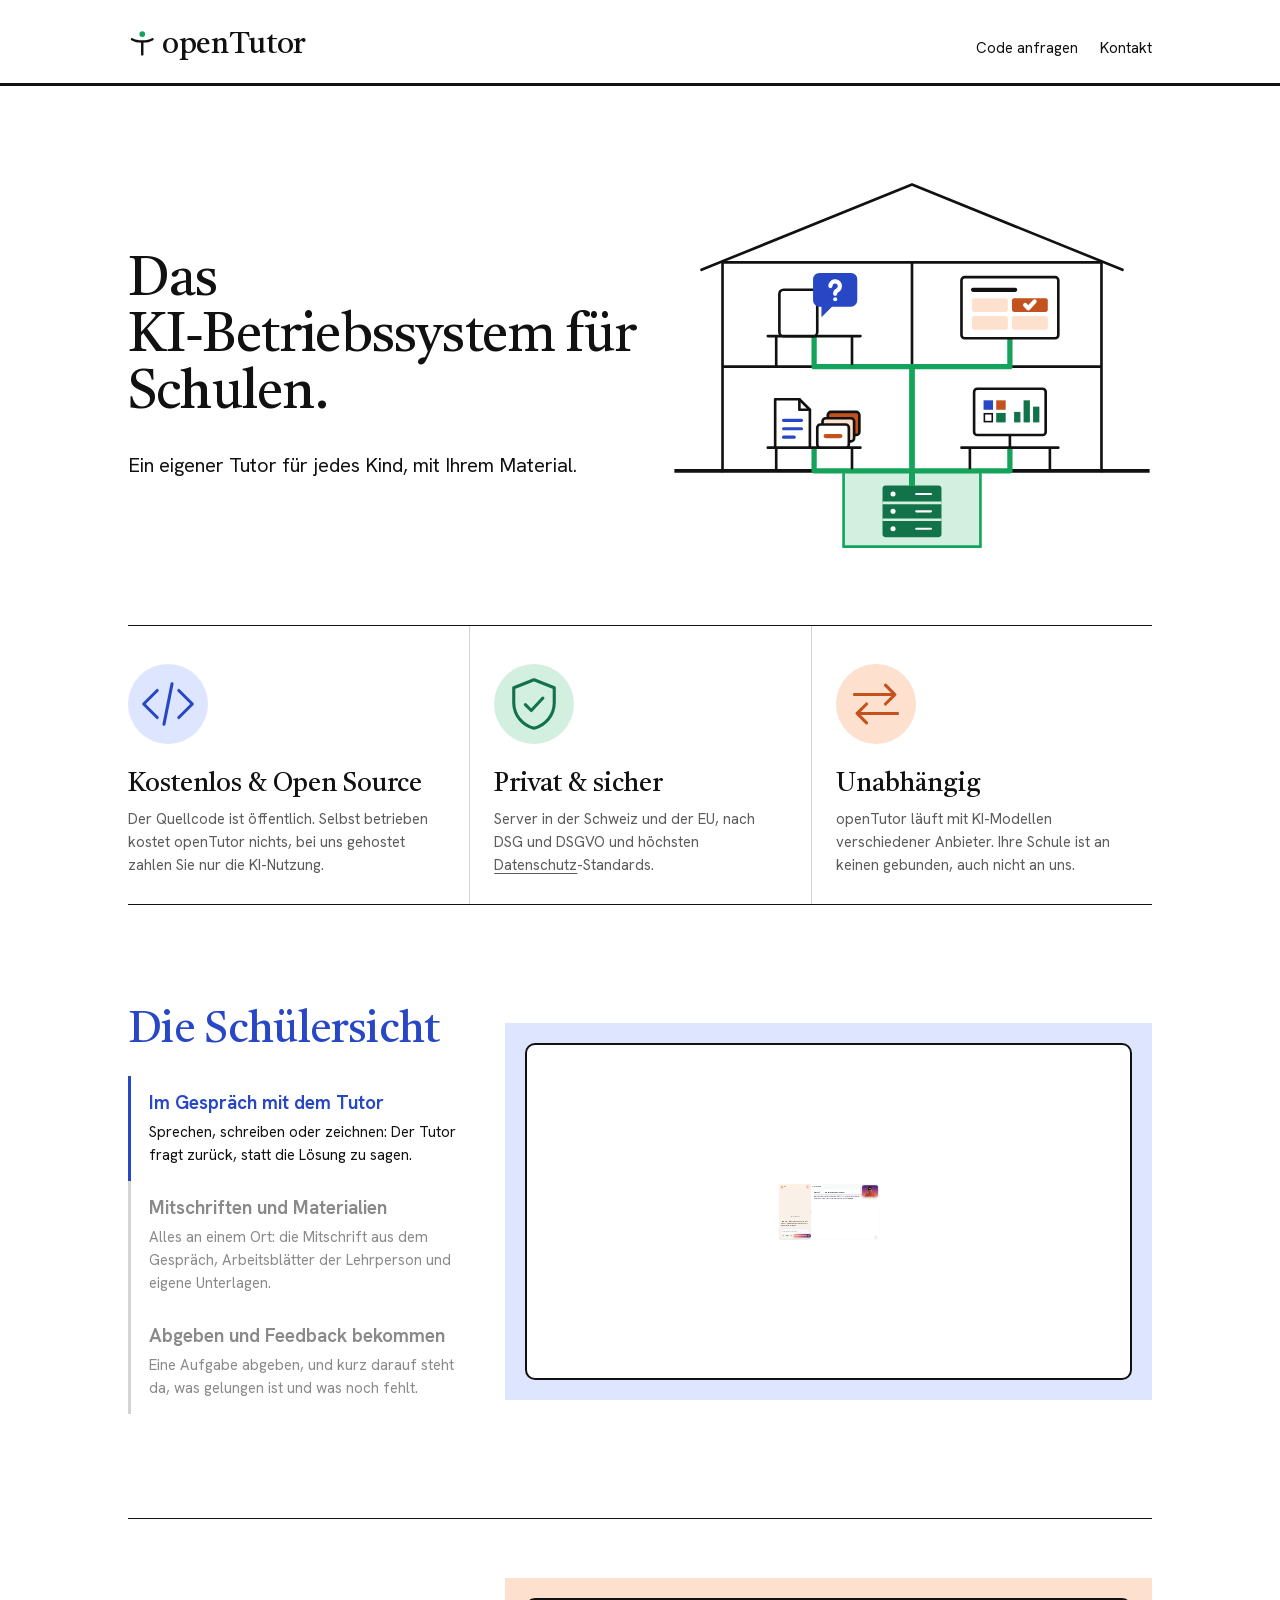
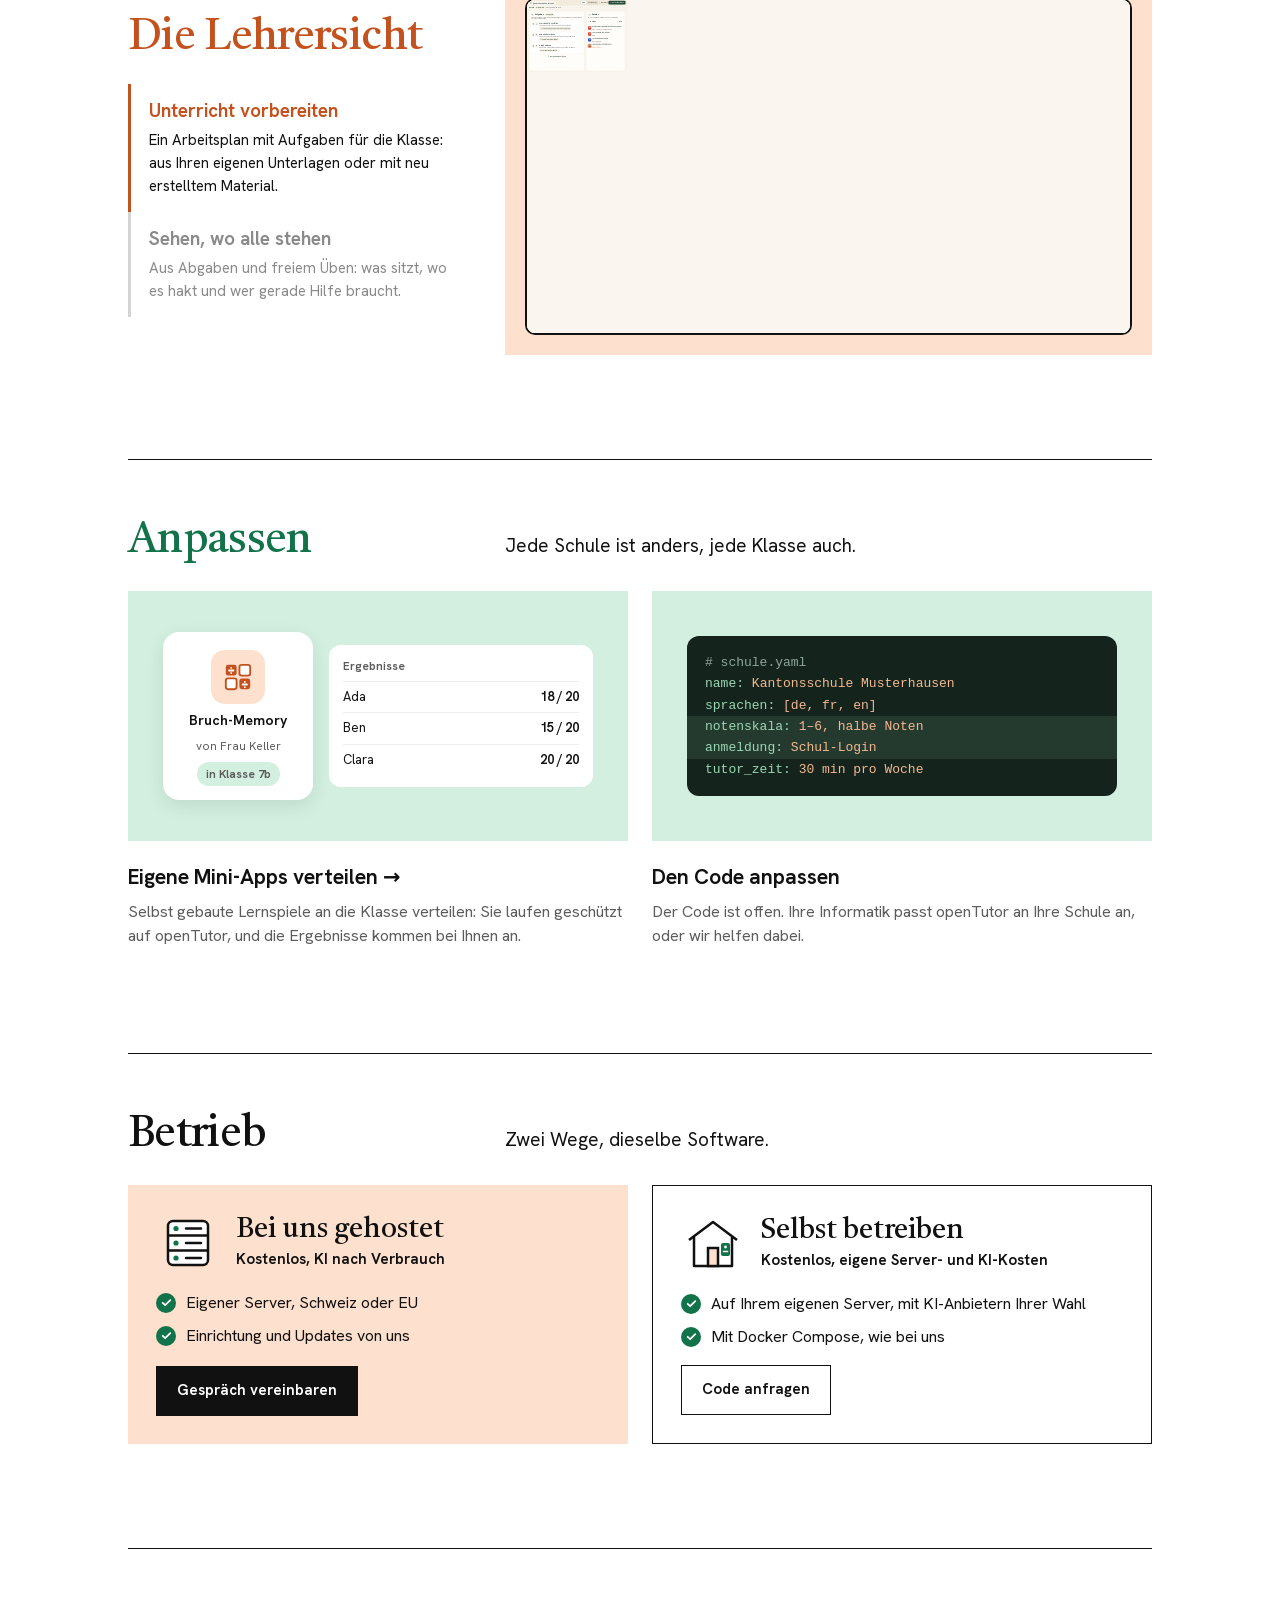
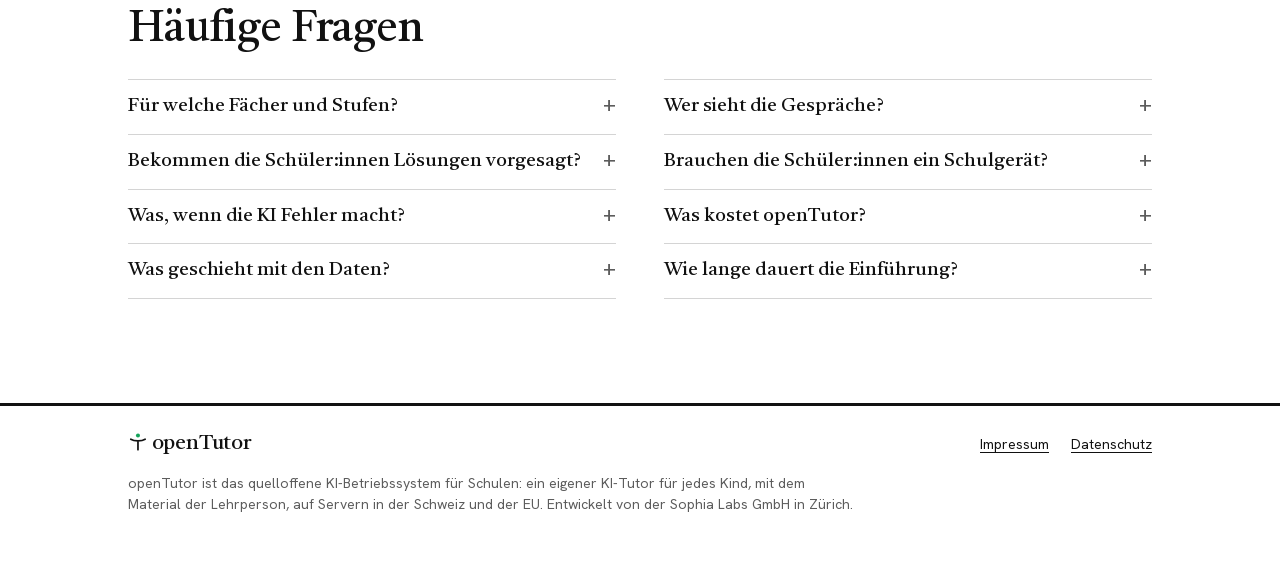
<file: index.html>
<!doctype html>
<html lang="de">
<head>
    <meta charset="utf-8">
    <meta name="viewport" content="width=device-width, initial-scale=1">
    <title>openTutor – Das KI-Betriebssystem für Schulen</title>
    <meta name="description" content="Das KI-Betriebssystem für Schulen: ein eigener Tutor für jedes Kind, mit dem Material der Lehrperson. Open Source, kostenlos, Server in der Schweiz und der EU.">
    <link rel="canonical" href="https://open.tutor.new/">
    <link rel="icon" href="/favicon.ico" sizes="32x32">
    <link rel="icon" href="/favicon.svg" type="image/svg+xml">
    <link rel="icon" href="/favicon-96.png" type="image/png" sizes="96x96">
    <link rel="apple-touch-icon" href="/apple-touch-icon.png">
    <link rel="manifest" href="/site.webmanifest">
    <meta name="theme-color" content="#ffffff">
    <meta property="og:type" content="website">
    <meta property="og:site_name" content="openTutor">
    <meta property="og:locale" content="de_CH">
    <meta property="og:url" content="https://open.tutor.new/">
    <meta property="og:title" content="openTutor – Das KI-Betriebssystem für Schulen">
    <meta property="og:description" content="Das KI-Betriebssystem für Schulen: ein eigener Tutor für jedes Kind, mit dem Material der Lehrperson. Open Source, kostenlos, Server in der Schweiz und der EU.">
    <meta property="og:image" content="https://open.tutor.new/og/opentutor.png">
    <meta property="og:image:width" content="1200">
    <meta property="og:image:height" content="630">
    <meta property="og:image:alt" content="openTutor – Das KI-Betriebssystem für Schulen. Ein Schulhaus im Schnitt: vier Zimmer, verbunden mit einem Server im Keller.">
    <meta name="twitter:card" content="summary_large_image">
    <script type="application/ld+json">{"@context": "https://schema.org", "@graph": [{"@type": "WebSite", "@id": "https://open.tutor.new/#website", "url": "https://open.tutor.new/", "name": "openTutor", "inLanguage": "de", "publisher": {"@id": "https://open.tutor.new/#organization"}}, {"@type": "Organization", "@id": "https://open.tutor.new/#organization", "name": "Sophia Labs GmbH", "url": "https://open.tutor.new/", "logo": "https://open.tutor.new/icon-512.png", "email": "friedrich@tutor.new", "address": {"@type": "PostalAddress", "streetAddress": "Schärenmoosstrasse 76", "postalCode": "8052", "addressLocality": "Zürich", "addressCountry": "CH"}, "taxID": "CHE-441.358.240"}, {"@type": "SoftwareApplication", "@id": "https://open.tutor.new/#software", "name": "openTutor", "description": "openTutor ist das quelloffene KI-Betriebssystem für Schulen: ein eigener KI-Tutor für jedes Kind, mit dem Material der Lehrperson, auf Servern in der Schweiz und der EU.", "url": "https://open.tutor.new/", "applicationCategory": "EducationalApplication", "operatingSystem": "Web, iOS, Android", "inLanguage": "de", "author": {"@id": "https://open.tutor.new/#organization"}, "publisher": {"@id": "https://open.tutor.new/#organization"}, "offers": {"@type": "Offer", "price": "0", "priceCurrency": "CHF", "description": "Die Software ist kostenlos. Bei uns gehostet zahlt die Schule die KI-Nutzung nach Verbrauch."}}, {"@type": "WebPage", "@id": "https://open.tutor.new/#webpage", "url": "https://open.tutor.new/", "name": "openTutor – Das KI-Betriebssystem für Schulen", "inLanguage": "de", "isPartOf": {"@id": "https://open.tutor.new/#website"}, "about": {"@id": "https://open.tutor.new/#software"}, "dateModified": "2026-11-27"}, {"@type": "FAQPage", "@id": "https://open.tutor.new/#faq", "url": "https://open.tutor.new/", "mainEntity": [{"@type": "Question", "name": "Für welche Fächer und Stufen?", "acceptedAnswer": {"@type": "Answer", "text": "Für alle Fächer und Stufen. Der Tutor übt mit dem Material, das Sie hochladen."}}, {"@type": "Question", "name": "Bekommen die Schüler:innen Lösungen vorgesagt?", "acceptedAnswer": {"@type": "Answer", "text": "Nein. Der Tutor fragt zurück und gibt Denkanstösse, den nächsten Schritt machen die Schüler:innen selbst."}}, {"@type": "Question", "name": "Was, wenn die KI Fehler macht?", "acceptedAnswer": {"@type": "Answer", "text": "Der Tutor arbeitet mit Ihrem Material, nicht mit dem freien Netz. Und Sie sehen jede Interaktion und können eingreifen."}}, {"@type": "Question", "name": "Was geschieht mit den Daten?", "acceptedAnswer": {"@type": "Answer", "text": "Sie bleiben auf Servern in der Schweiz oder EU, nach DSG und DSGVO, und trainieren keine KI-Modelle. Mehr im Datenschutz-Steckbrief."}}, {"@type": "Question", "name": "Wer sieht die Gespräche?", "acceptedAnswer": {"@type": "Answer", "text": "Die Lehrpersonen der Klasse. Berührt ein Gespräch ein heikles Thema, wird die Lehrperson informiert."}}, {"@type": "Question", "name": "Brauchen die Schüler:innen ein Schulgerät?", "acceptedAnswer": {"@type": "Answer", "text": "Nein. openTutor läuft im Browser und als App, auch auf dem eigenen Handy. Angemeldet wird mit einem Code."}}, {"@type": "Question", "name": "Was kostet openTutor?", "acceptedAnswer": {"@type": "Answer", "text": "Selbst betrieben nichts. Bei uns gehostet ebenfalls nichts, bezahlt wird nur die KI-Nutzung als Tutor-Zeit."}}, {"@type": "Question", "name": "Wie lange dauert die Einführung?", "acceptedAnswer": {"@type": "Answer", "text": "Eine Klasse ist in einer Freistunde eingerichtet: Material hochladen, Codes verteilen, loslegen."}}]}]}</script>
    <link rel="preload" href="/fonts/Castoro-400-latin.woff2" as="font" type="font/woff2" crossorigin>
    <link rel="stylesheet" href="/style.css?v=b874f4f20d">
    <style>
        .lead {
            text-wrap: balance;
        }

        /* Hover on a point: the disc swells a little and the glyph acts out its meaning
           (brackets open, the tick redraws, the arrows swap). Off for reduced motion. */
        .ic-tick { stroke-dasharray: 1; stroke-dashoffset: 0; }

        @media (prefers-reduced-motion: no-preference) {
            .points .icon .tint,
            .points .icon .ic-l,
            .points .icon .ic-r,
            .points .icon .ic-shield,
            .points .icon .ic-top,
            .points .icon .ic-bot {
                transform-box: fill-box;
                transform-origin: center;
                transition: transform 0.4s cubic-bezier(0.3, 1.5, 0.5, 1);
            }

            .points li:hover .icon .tint { transform: scale(1.08); }
            .points li:hover .ic-l { transform: translateX(-1.6px); }
            .points li:hover .ic-r { transform: translateX(1.6px); }
            .points li:hover .ic-shield { transform: scale(1.07); }
            .points li:hover .ic-tick { animation: ic-draw 0.45s 0.05s ease-out both; }
            .points li:hover .ic-top { transform: translateX(2.2px); }
            .points li:hover .ic-bot { transform: translateX(-2.2px); }

            @keyframes ic-draw {
                from { stroke-dashoffset: 1; }
                to { stroke-dashoffset: 0; }
            }
        }

        /* Icons: glyph centred on its disc, disc flush with the text edge; titles on one line. */
        .points .icon {
            margin-left: -8px;
        }

        @media (min-width: 1000px) {
            .points h2 {
                white-space: nowrap;
            }
        }

        @media (min-width: 761px) and (max-width: 999px) {
            .points h2 {
                font-size: 21px;
            }
        }
        /* Idea "Keller": a schoolhouse cross-section. Four rooms with a small scene each hang on the one server
           in a single green basement room; solid green lines rise inside the middle wall and the floor slabs. */
        .hero {
            display: grid;
            grid-template-columns: minmax(0, 520fr) minmax(0, 480fr);
            column-gap: 24px;
            align-items: center;
            margin-bottom: 64px;
        }
        .hero h1 { margin-bottom: 28px; font-size: clamp(34px, 4.2vw, 60px); text-wrap: wrap; }
        .hero-copy p { max-width: 36em; margin: 0; font-size: 20px; }
        .hero-visual { margin: 0; }
        .hero-visual svg { display: block; width: 100%; height: auto; overflow: visible; }

        .kl-ink, .kl-green, .kl-line { fill: none; stroke-width: 2.5; stroke-linecap: butt; stroke-linejoin: miter; }
        .kl-ink { stroke: #111; stroke-linecap: square; }
        .kl-green { stroke: #14a35a; }
        .kl-line { stroke: #14a35a; stroke-width: 5; stroke-linejoin: round; stroke-dasharray: 1; stroke-dashoffset: 0; }
        .kl-round { stroke-linecap: round; stroke-linejoin: round; }
        .kl-ground { stroke-width: 3.5; }
        .kl-mark { fill: none; stroke-width: 4; stroke-linecap: round; stroke-linejoin: round; }

        /* The living hero: light runs along a cable whenever something goes to or comes from the
           server; parts that move scale around their own box. The script below drives them. */
        .kl-pulse path { fill: none; stroke-linecap: round; stroke-dasharray: 0 2; opacity: 0; }
        .kl-bead { stroke: #14a35a; stroke-width: 12; }
        .kl-core { stroke: #fff; stroke-width: 5.5; }
        .lv-draw { stroke-dasharray: 1; }
        .lv-o { transform-box: fill-box; transform-origin: center; }
        .tl-bub { transform-box: fill-box; transform-origin: 19% 100%; }
        .bl-page { transform-box: fill-box; transform-origin: 100% 100%; }
        .br-bar { transform-box: fill-box; transform-origin: 50% 100%; }
        .sv-bar { transform-box: fill-box; transform-origin: 0 50%; }
        .tl-wave path { transform-box: fill-box; transform-origin: center; }
        .tl-wave.talking path { animation: lv-wave 0.9s ease-in-out infinite; }
        .tl-wave.talking path:nth-child(2) { animation-duration: 0.7s; animation-delay: -0.3s; }
        .tl-wave.talking path:nth-child(3) { animation-duration: 1.1s; animation-delay: -0.5s; }
        @keyframes lv-wave { 0%, 100% { transform: scaleY(0.45); } 50% { transform: scaleY(1); } }
        @media (max-width: 860px) { .kl-bead { stroke-width: 13; } .kl-core { stroke-width: 6; } }

        @media (prefers-reduced-motion: no-preference) {
            .kl-go .kl-line { animation: kl-rise 1s 0.15s cubic-bezier(0.45, 0, 0.3, 1) both; }
            @keyframes kl-rise { from { stroke-dashoffset: 1; } to { stroke-dashoffset: 0; } }
        }

        @media (max-width: 860px) {
            .hero { display: block; margin-bottom: 32px; }
            .hero h1 { margin-bottom: 20px; }
            .hero h1 br { display: none; }
            .hero-visual { max-width: 420px; margin: 32px 0 0; }
            .kl-ink, .kl-green { stroke-width: 3; }
            .kl-line { stroke-width: 5.5; }
            .kl-ground { stroke-width: 4; }
        }

        /* Sections below the hero: heading in the left column, content on the right, one ink rule
           above each. Every section carries one small room drawing that echoes the house. */
        .sec-grid {
            display: grid;
            grid-template-columns: 250px minmax(0, 1fr);
            gap: 0 48px;
            padding: 24px 0 88px;
            border-top: 1px solid var(--ink);
        }

        .sec h2 {
            margin: 0;
            font-family: var(--serif);
            font-weight: 400;
            font-size: 26px;
            line-height: 1.15;
        }

        .statement {
            max-width: 21em;
            margin: 0 0 40px;
            font-family: var(--serif);
            font-size: clamp(26px, 2.7vw, 36px);
            line-height: 1.18;
            letter-spacing: -0.01em;
            text-wrap: balance;
        }

        .sec-body {
            display: grid;
            grid-template-columns: 250px minmax(0, 1fr);
            gap: 0 48px;
            align-items: start;
        }

        .vg {
            margin: 0;
        }

        .vg svg {
            display: block;
            width: 100%;
            height: auto;
            overflow: visible;
        }

        .vg-ink { fill: none; stroke: #111; stroke-width: 2.5; stroke-linecap: round; stroke-linejoin: round; }
        .vg-room { fill: #fff; stroke: #111; stroke-width: 2.5; }
        .vg-cable { fill: none; stroke: #14a35a; stroke-width: 5; stroke-linejoin: round; }
        .vg-mark { fill: none; stroke-linecap: round; stroke-linejoin: round; }

        .facts {
            margin: 0;
            padding: 0;
            list-style: none;
            border-top: 1px solid var(--rule);
        }

        .facts li {
            padding: 14px 0 16px;
            border-bottom: 1px solid var(--rule);
        }

        .facts b {
            display: block;
            margin-bottom: 2px;
            font-weight: 650;
        }

        .facts span,
        .facts a {
            font-size: 15px;
        }

        .facts span {
            color: var(--muted);
        }

        .paths {
            display: grid;
            grid-template-columns: 1fr 1fr;
            border-top: 1px solid var(--rule);
            border-bottom: 1px solid var(--rule);
        }

        .paths > div {
            padding: 18px 28px 22px 0;
        }

        .paths > div + div {
            padding-left: 28px;
            border-left: 1px solid var(--rule);
        }

        .paths h3 {
            margin: 0 0 10px;
            font-size: 17px;
            font-weight: 650;
        }

        .paths ol {
            margin: 0 0 14px;
            padding-left: 1.2em;
            font-size: 15px;
            color: var(--muted);
        }

        .paths li {
            padding: 2px 0;
        }

        @media (max-width: 860px) {
            .sec-grid {
                grid-template-columns: 1fr;
                padding-bottom: 64px;
            }

            .sec h2 {
                margin-bottom: 18px;
                font-size: 22px;
                color: var(--muted);
            }

            .statement {
                margin-bottom: 28px;
            }

            .sec-body {
                grid-template-columns: 1fr;
                gap: 28px 0;
            }

            .vg {
                max-width: 250px;
            }

            .paths {
                grid-template-columns: 1fr;
            }

            .paths > div + div {
                padding-left: 0;
                border-left: 0;
                border-top: 1px solid var(--rule);
            }
        }

        /* Guided view: three lines on the left, the visual of the active line on the right. */
        .aud {
            padding-bottom: 88px;
        }

        .tour {
            display: grid;
            grid-template-columns: minmax(0, 0.68fr) minmax(0, 1.32fr);
            gap: 0 44px;
            align-items: center;
        }

        .tour h2 {
            margin: 0 0 22px;
            font-family: var(--serif);
            font-weight: 400;
            font-size: clamp(32px, 3.4vw, 44px);
            line-height: 1.05;
            letter-spacing: -0.015em;
            color: #2747c4;
        }

        .tour-steps {
            margin: 0;
            padding: 0;
            list-style: none;
        }

        .tour-step {
            position: relative;
            display: block;
            width: 100%;
            padding: 12px 0 14px 18px;
            font: inherit;
            color: #8a8a8a;
            text-align: left;
            background: none;
            border: 0;
            border-left: 3px solid var(--rule);
            cursor: pointer;
            transition: color 0.25s;
        }

        .tour-step b {
            display: block;
            margin-bottom: 3px;
            font-size: 19px;
            font-weight: 650;
        }

        .tour-step span {
            display: block;
            font-size: 15px;
        }

        .tour-step.is-active {
            color: var(--ink);
        }

        .tour-step.is-active b {
            color: #2747c4;
        }

        /* The active line's marker; while the view advances on its own it fills like a timer. */
        .tour-step.is-active::before {
            content: "";
            position: absolute;
            top: 0;
            left: -3px;
            width: 3px;
            height: 100%;
            background: #2747c4;
            transform-origin: top;
        }

        .tour-step.is-timed::before {
            animation: tour-fill var(--dur, 9s) linear both;
        }

        @keyframes tour-fill {
            from { transform: scaleY(0); }
            to { transform: scaleY(1); }
        }

        .tour-step:focus-visible {
            outline: 2px solid #2747c4;
            outline-offset: 2px;
        }

        .tour-stage {
            padding: 20px;
            background: #dde5ff;
            transition: background-color 0.5s;
        }

        .tour-pupil .tour-stage[data-active="plan"] {
            background: #d3efdf;
        }

        .tour-frame {
            position: relative;
            overflow: hidden;
            aspect-ratio: 9 / 5;
            background: #fff;
            border: 2px solid var(--ink);
            border-radius: 10px;
        }

        .tour-pupil .tour-frame iframe {
            position: absolute;
            inset: 0;
            width: 100%;
            height: 100%;
            border: 0;
            pointer-events: none;
            transform-origin: 100% 0;
            transition: transform 0.7s cubic-bezier(0.3, 0, 0.2, 1);
        }

        /* Materials and hand-in fill the frame with the notes side (68 % of the session). */
        .tour-pupil .tour-stage[data-active="materials"] iframe,
        .tour-pupil .tour-stage[data-active="plan"] iframe {
            transform: scale(1.48);
        }

        @media (max-width: 860px) {
            .aud {
                padding-bottom: 64px;
            }

            .tour {
                grid-template-columns: 1fr;
                gap: 24px 0;
            }

            .tour-stage {
                padding: 12px;
            }
        }

        /* On phones the whole session would be too small to read, so line 1 shows the chat half
           and lines 2 and 3 the notes half. The preview keeps its original 42 / 58 split there
           (see session-preview/tour.css). */
        @media (max-width: 600px) {
            .tour-frame {
                aspect-ratio: 10 / 9;
            }

            .tour-pupil .tour-frame iframe {
                top: auto;
                bottom: 0;
                height: auto;
                aspect-ratio: 9 / 5;
                transform-origin: 0 100%;
                transform: scale(2.2);
                transition: none;
            }

            .tour-pupil .tour-stage[data-active="materials"] iframe,
            .tour-pupil .tour-stage[data-active="plan"] iframe {
                top: 0;
                bottom: auto;
                transform-origin: 100% 0;
                transform: scale(1.72);
            }
        }

        /* Teacher view: the same guided format in orange, with the teacher preview filling the
           frame (it scales and, on narrow frames, crops itself). */
        .tour-teacher h2,
        .tour-teacher .tour-step.is-active b {
            color: #c4521f;
        }

        .tour-teacher .tour-step.is-active::before {
            background: #c4521f;
        }

        .tour-teacher .tour-step:focus-visible {
            outline-color: #c4521f;
        }

        .tour-teacher .tour-stage {
            background: #fde0cd;
        }

        .tour-teacher .tour-stage[data-active="progress"] {
            background: #d3efdf;
        }

        .tour-teacher .tour-frame iframe {
            position: absolute;
            inset: 0;
            width: 100%;
            height: 100%;
            border: 0;
            pointer-events: none;
        }

        /* Anpassen and Betrieb: a heading row, then two or three things side by side. */
        .side-by-side {
            padding-bottom: 88px;
        }

        .sbs-head {
            display: grid;
            grid-template-columns: minmax(0, 0.68fr) minmax(0, 1.32fr);
            gap: 0 44px;
            align-items: baseline;
            margin-bottom: 26px;
        }

        .sbs-head h2 {
            margin: 0;
            font-family: var(--serif);
            font-weight: 400;
            font-size: clamp(32px, 3.4vw, 44px);
            line-height: 1.05;
            letter-spacing: -0.015em;
        }

        .sbs-head p {
            max-width: 32em;
            margin: 0;
            font-size: 19px;
        }

        #anpassen .sbs-head h2 { color: #12734a; }
        #betrieb .sbs-head h2 { color: var(--ink); }

        /* Three cards */
        .cards {
            display: grid;
            grid-template-columns: repeat(3, minmax(0, 1fr));
            gap: 20px;
        }

        .card-vis {
            display: grid;
            place-items: center;
            height: 220px;
            margin-bottom: 18px;
            padding: 18px;
            background: #d3efdf;
        }

        .card h3 {
            margin: 0 0 6px;
            font-size: 19px;
            font-weight: 650;
        }

        .card p {
            margin: 0;
            font-size: 15px;
            color: var(--muted);
        }

        .sbs-foot {
            margin: 26px 0 0;
            padding-top: 16px;
            font-size: 15px;
            border-top: 1px solid var(--rule);
        }

        .sbs-foot b {
            font-weight: 650;
        }

        /* Card 1: app tiles */
        .apps {
            display: grid;
            grid-template-columns: repeat(3, 1fr);
            gap: 10px;
            width: 100%;
        }

        .app {
            display: grid;
            justify-items: center;
            gap: 6px;
            padding: 10px 4px 9px;
            font-size: 12px;
            font-weight: 600;
            line-height: 1.15;
            text-align: center;
            background: #fff;
            border-radius: 12px;
        }

        .app i {
            display: grid;
            place-items: center;
            width: 34px;
            height: 34px;
            color: #fff;
            border-radius: 10px;
        }

        .app svg {
            width: 19px;
            height: 19px;
            fill: none;
            stroke: currentColor;
            stroke-width: 2;
            stroke-linecap: round;
            stroke-linejoin: round;
        }

        /* Card 2: "Erledigt, wenn du:" */
        .cond {
            width: 100%;
            padding: 14px 16px 8px;
            font-size: 13.5px;
            background: #fff;
            border-radius: 12px;
        }

        .cond b {
            display: block;
            margin-bottom: 6px;
            font-size: 12px;
            font-weight: 650;
            color: var(--muted);
        }

        .cond ul {
            margin: 0;
            padding: 0;
            list-style: none;
        }

        .cond li {
            display: grid;
            grid-template-columns: 18px minmax(0, 1fr);
            gap: 9px;
            align-items: center;
            padding: 8px 0;
            border-top: 1px solid #eee;
        }

        .cond .box {
            width: 18px;
            height: 18px;
            border: 2px solid #b8c1cb;
            border-radius: 5px;
        }

        .cond .box.on {
            background: #12734a url("data:image/svg+xml,%3Csvg xmlns='http://www.w3.org/2000/svg' viewBox='0 0 24 24'%3E%3Cpath d='M5 12.5l4.5 4.5L19 7.5' fill='none' stroke='white' stroke-width='3.2' stroke-linecap='round' stroke-linejoin='round'/%3E%3C/svg%3E") center / 13px no-repeat;
            border-color: #12734a;
        }

        .cond em {
            font-style: normal;
            font-weight: 650;
        }

        /* Card 3: one prompt, a sheet for each pupil */
        .prompt {
            display: grid;
            gap: 10px;
            width: 100%;
        }

        .prompt-box {
            padding: 10px 12px;
            font-size: 12.5px;
            line-height: 1.4;
            background: #fff;
            border-radius: 10px;
        }

        .prompt-box b {
            display: block;
            margin-bottom: 3px;
            font-size: 11px;
            font-weight: 650;
            color: var(--muted);
        }

        .sheets {
            display: grid;
            grid-template-columns: repeat(3, 1fr);
            gap: 10px;
        }

        .sheet {
            display: grid;
            gap: 4px;
            padding: 8px 9px 9px;
            background: #fff;
            border-radius: 8px;
        }

        .sheet i {
            display: block;
            height: 4px;
            background: #e2e2e2;
            border-radius: 2px;
        }

        .sheet i:first-child {
            width: 60%;
            height: 5px;
            background: var(--c);
        }

        .sheet i:nth-child(3) { width: 80%; }
        .sheet i:nth-child(4) { width: 70%; }

        .sheet span {
            margin-top: 3px;
            font-size: 11.5px;
            font-weight: 650;
        }

        /* Betrieb: two columns with matching rows */
        .ops {
            display: grid;
            grid-template-columns: 1fr 1fr;
            gap: 20px;
        }

        .ops-col {
            display: flex;
            flex-direction: column;
            padding: 24px 26px 22px;
        }

        .ops-hosted {
            background: #fde0cd;
        }

        .ops-self {
            border: 1px dashed var(--ink);
        }

        .ops-col h3 {
            margin: 0 0 4px;
            font-family: var(--serif);
            font-size: 28px;
            font-weight: 400;
            line-height: 1.1;
        }

        .ops-price {
            margin: 6px 0 2px;
            font-family: var(--serif);
            font-size: 38px;
            line-height: 1;
        }

        .ops-sub {
            margin: 0 0 14px;
            font-size: 15px;
            font-weight: 600;
        }

        .ops-col dl {
            margin: 0 0 18px;
        }

        .ops-col dl div {
            display: grid;
            grid-template-columns: 112px minmax(0, 1fr);
            gap: 0 14px;
            padding: 8px 0;
            font-size: 15px;
            border-top: 1px solid rgba(17, 17, 17, 0.14);
        }

        .ops-col dt {
            font-weight: 650;
        }

        .ops-col dd {
            margin: 0;
        }

        .ops-col > a {
            margin-top: auto;
            font-size: 15px;
            font-weight: 600;
        }

        .data {
            display: grid;
            grid-template-columns: repeat(4, minmax(0, 1fr));
            margin-top: 20px;
            background: #d3efdf;
        }

        .data div {
            padding: 16px 18px 18px;
        }

        .data div + div {
            border-left: 1px solid rgba(18, 115, 74, 0.25);
        }

        .data b {
            display: block;
            margin-bottom: 3px;
            font-size: 15px;
            font-weight: 650;
            color: #0e5a3a;
        }

        .data span {
            font-size: 14px;
        }

        @media (max-width: 860px) {
            .side-by-side {
                padding-bottom: 64px;
            }

            .sbs-head {
                grid-template-columns: 1fr;
                gap: 10px;
            }

            .cards,
            .ops {
                grid-template-columns: 1fr;
            }

            .data {
                grid-template-columns: 1fr 1fr;
            }

            .data div:nth-child(3) {
                border-left: 0;
            }

            .data div:nth-child(n + 3) {
                border-top: 1px solid rgba(18, 115, 74, 0.25);
            }
        }

        @media (max-width: 480px) {
            .ops-col dl div {
                grid-template-columns: 1fr;
            }

            .data {
                grid-template-columns: 1fr;
            }

            .data div + div {
                border-left: 0;
                border-top: 1px solid rgba(18, 115, 74, 0.25);
            }
        }

        /* Clearer separation between the main sections: an ink rule and more room. */
        .aud > .wrap,
        .side-by-side > .wrap {
            padding-top: 60px;
            background: linear-gradient(var(--ink), var(--ink)) 28px 0 / calc(100% - 56px) 1px no-repeat;
        }

        .aud,
        .side-by-side {
            padding-bottom: 104px;
        }

        /* Anpassen: two panels side by side, a picture on top and two lines below. */
        .two {
            display: grid;
            grid-template-columns: 1fr 1fr;
            gap: 24px;
        }

        .two-vis {
            display: grid;
            place-items: center;
            height: 250px;
            margin-bottom: 20px;
            padding: 22px;
            background: #d3efdf;
        }

        .two h3 {
            margin: 0 0 6px;
            font-size: 21px;
            font-weight: 650;
        }

        .two p {
            max-width: none;
            margin: 0;
            font-size: 16px;
            color: var(--muted);
        }

        /* Picture 1: a home-made mini app handed out to a class, with its scores. */
        .mini {
            display: grid;
            grid-template-columns: 150px minmax(0, 1fr);
            gap: 16px;
            align-items: center;
            width: 100%;
            max-width: 430px;
        }

        .mini-app {
            display: grid;
            justify-items: center;
            gap: 8px;
            padding: 18px 12px 14px;
            text-align: center;
            background: #fff;
            border-radius: 16px;
            box-shadow: 0 6px 18px rgba(14, 51, 34, 0.1);
        }

        .mini-app i {
            display: grid;
            place-items: center;
            width: 54px;
            height: 54px;
            font-style: normal;
            font-size: 26px;
            background: #fde0cd;
            border-radius: 14px;
        }

        .mini-app b {
            font-size: 14px;
            font-weight: 650;
            line-height: 1.2;
        }

        .mini-app span {
            font-size: 11.5px;
            color: var(--muted);
        }

        .mini-tag {
            padding: 3px 9px;
            font-size: 11px;
            font-weight: 650;
            color: #12734a;
            background: #d3efdf;
            border-radius: 999px;
        }

        .scores {
            padding: 12px 14px;
            font-size: 13px;
            background: #fff;
            border-radius: 12px;
        }

        .scores b {
            display: block;
            margin-bottom: 6px;
            font-size: 11.5px;
            font-weight: 650;
            color: var(--muted);
        }

        .scores div {
            display: flex;
            justify-content: space-between;
            padding: 5px 0;
            border-top: 1px solid #eee;
        }

        .scores em {
            font-style: normal;
            font-weight: 650;
        }

        /* Picture 2: a short piece of the school's own configuration. */
        .code {
            width: 100%;
            max-width: 430px;
            padding: 16px 18px;
            font-family: ui-monospace, "SF Mono", Menlo, Consolas, monospace;
            font-size: 13px;
            line-height: 1.65;
            color: #e8eef0;
            background: #14241c;
            border-radius: 12px;
        }

        .code .f { color: #8fa79a; }
        .code .k { color: #9ad7b4; }
        .code .v { color: #f4b892; }
        .code .add { display: block; margin: 0 -18px; padding: 0 18px; background: rgba(154, 215, 180, 0.12); }

        /* Betrieb: two columns, each with a picture, three short facts and its button. */
        .hosting {
            display: grid;
            grid-template-columns: 1fr 1fr;
            gap: 24px;
        }

        .host {
            display: flex;
            flex-direction: column;
            gap: 16px;
            padding: 26px 28px 28px;
        }

        .host-us { background: #fde0cd; }
        .host-self { background: #fff; border: 1.5px solid var(--ink); }

        .host-top {
            display: flex;
            gap: 16px;
            align-items: center;
        }

        .host-top svg {
            flex: none;
            width: 64px;
            height: 64px;
        }

        .host h3 {
            margin: 0;
            font-family: var(--serif);
            font-size: 28px;
            font-weight: 400;
            line-height: 1.1;
        }

        .host-price {
            margin: 2px 0 0;
            font-size: 15px;
            font-weight: 650;
        }

        .host ul {
            display: grid;
            gap: 8px;
            margin: 0;
            padding: 0;
            list-style: none;
            font-size: 16px;
        }

        .host li {
            display: grid;
            grid-template-columns: 20px minmax(0, 1fr);
            gap: 10px;
        }

        .host li::before {
            content: "";
            width: 20px;
            height: 20px;
            margin-top: 2px;
            background: #12734a url("data:image/svg+xml,%3Csvg xmlns='http://www.w3.org/2000/svg' viewBox='0 0 24 24'%3E%3Cpath d='M5 12.5l4.5 4.5L19 7.5' fill='none' stroke='white' stroke-width='3.2' stroke-linecap='round' stroke-linejoin='round'/%3E%3C/svg%3E") center / 13px no-repeat;
            border-radius: 50%;
        }

        .btn {
            align-self: flex-start;
            margin-top: auto;
            padding: 12px 20px;
            font-size: 15px;
            font-weight: 650;
            text-decoration: none;
            border: 1.5px solid var(--ink);
        }

        .btn-primary {
            color: #fff;
            background: var(--ink);
        }

        .btn:hover {
            text-decoration: none;
            color: #fff;
            background: #2747c4;
            border-color: #2747c4;
        }

        .host-note {
            margin: 18px 0 0;
            font-size: 15px;
            color: var(--muted);
        }

        @media (max-width: 860px) {
            .aud > .wrap,
            .side-by-side > .wrap {
                padding-top: 44px;
            }

            .aud,
            .side-by-side {
                padding-bottom: 72px;
            }

            .two,
            .hosting {
                grid-template-columns: 1fr;
            }
        }

        @media (max-width: 480px) {
            .mini {
                grid-template-columns: 1fr 1fr;
                gap: 10px;
            }

            .two-vis {
                height: auto;
                padding: 16px;
            }

            .code {
                font-size: 11.5px;
            }

            .host {
                padding: 22px 20px 24px;
            }

            .host-top svg {
                width: 44px;
                height: 44px;
            }

            .host h3 {
                font-size: 23px;
            }
        }

        /* The hero's points already end on an ink rule: the first section adds none. */
        #schueler > .wrap {
            padding-top: 24px;
            background: none;
        }

        /* Datenschutz-Steckbrief: ruled rows in two columns, term and value. */
        .sheet-grid {
            display: grid;
            grid-template-columns: 1fr 1fr;
            gap: 0 40px;
            margin: 0;
            border-top: 1px solid var(--rule);
        }

        .sheet-grid div {
            display: grid;
            grid-template-columns: 156px minmax(0, 1fr);
            gap: 0 16px;
            padding: 13px 0 14px;
            border-bottom: 1px solid var(--rule);
        }

        .sheet-grid dt {
            font-weight: 650;
        }

        .sheet-grid dd {
            margin: 0;
        }

        .sheet-grid dd span {
            display: block;
            font-size: 14px;
            color: var(--muted);
        }

        .sheet-foot {
            margin: 18px 0 0;
            font-size: 15px;
        }

        /* FAQ: questions and short answers in two columns. */
        @media (max-width: 860px) {
            .sheet-grid {
                grid-template-columns: 1fr;
            }
        }

        @media (max-width: 480px) {
            .host ul {
                font-size: 15px;
            }

            .sheet-grid div {
                grid-template-columns: 1fr;
                gap: 2px;
            }
        }

        /* FAQ: only the questions show, in two columns; a click on a row opens its answer and
           closes the one open before (details sharing a name). */
        .qa {
            display: grid;
            grid-template-columns: 1fr 1fr;
            gap: 0 48px;
            align-items: start;
        }

        .qa-col {
            border-bottom: 1px solid var(--rule);
        }

        .qa details {
            border-top: 1px solid var(--rule);
        }

        .qa summary {
            display: flex;
            gap: 16px;
            justify-content: space-between;
            align-items: baseline;
            padding: 13px 0 14px;
            font-family: var(--serif);
            font-size: 19px;
            line-height: 1.3;
            list-style: none;
            cursor: pointer;
        }

        .qa summary::-webkit-details-marker {
            display: none;
        }

        .qa summary::after {
            content: "+";
            flex: none;
            font-family: var(--sans);
            font-size: 22px;
            line-height: 1;
            color: var(--muted);
            transition: transform 0.25s ease;
        }

        .qa details[open] summary::after {
            transform: rotate(45deg);
        }

        .qa summary:hover {
            color: #2747c4;
        }

        .qa p {
            max-width: 34em;
            margin: -2px 0 18px;
            font-size: 16px;
            color: var(--muted);
        }

        .qa a {
            white-space: nowrap;
        }

        /* Anpassen: the mini-app panel is one link to the Lernspiele page. */
        a.two-card {
            display: block;
            color: inherit;
            text-decoration: none;
        }

        a.two-card .two-vis {
            transition: background 0.2s ease;
        }

        a.two-card:hover .two-vis {
            background: #c4e8d3;
        }

        a.two-card:hover h3 {
            color: #2747c4;
        }

        .two-card .go {
            display: inline-block;
            transition: transform 0.2s ease;
        }

        a.two-card:hover .go {
            transform: translateX(4px);
        }

        @media (max-width: 860px) {
            .qa {
                grid-template-columns: 1fr;
            }

            .qa-col:first-child {
                border-bottom: 0;
            }
        }
    </style>
</head>
<body>

<header class="masthead">
    <div class="wrap">
        <a class="wordmark" href="/"><svg class="wordmark-mark" viewBox="0 0 64 64" aria-hidden="true"><circle cx="32" cy="11.5" r="6.5" fill="#14a35a"/><path stroke="currentColor" d="M9 23c11 7 35 7 46 0M32 28.5V57" fill="none" stroke-width="5.5" stroke-linecap="round" stroke-linejoin="round"/></svg>openTutor</a>
        <nav aria-label="Links">
            <a href="mailto:friedrich@tutor.new?subject=Code%20von%20openTutor%20anfragen">Code anfragen</a>
            <a href="mailto:friedrich@tutor.new">Kontakt</a>
        </nav>
    </div>
</header>

<main>
    <section class="opening">
        <div class="wrap">
            <div class="hero">
                <div class="hero-copy">
                    <h1>Das <br>KI&#8209;Betriebs&shy;system für Schulen.</h1>
                    <p class="lead">Ein eigener Tutor für jedes Kind, mit Ihrem Material.</p>
                </div>
                <figure class="hero-visual">
<svg viewBox="22 36 456 368" role="img" aria-label="Schnitt durch ein Haus mit vier Schulzimmern: ein Tablet, auf dem der Tutor zurückfragt, ein Quiz an der Wand, ein Arbeitsblatt mit Lernkarten und der Bildschirm der Lehrperson mit dem Stand der Klasse. Im Keller darunter steht ein einzelner Server, von dem grüne Leitungen in jedes der vier Zimmer führen.">
<rect x="70" y="120" width="360" height="198" fill="#fff"/>
<rect x="185" y="318" width="130" height="72" fill="#d3efdf"/>
<path class="kl-green" d="M185 318V390H315V318"/>
<g class="kl-ink">
<path class="kl-round" d="M50 127L250 46L450 127"/>
<path d="M70 120H430M70 120V318M430 120V318M70 219H166M334 219H430M250 120V219"/>
</g>
<path class="kl-ink kl-ground" d="M26 318H166M334 318H474"/>
<rect x="222" y="332" width="56" height="49" rx="3" fill="#12734a"/>
<path d="M222 348.5H278M222 364.5H278" stroke="#d3efdf" stroke-width="2.5"/>
<g fill="#fff"><circle class="sv-led" cx="232" cy="340" r="2.4"/><circle class="sv-led" cx="232" cy="356.5" r="2.4"/><circle class="sv-led" cx="232" cy="373" r="2.4"/></g>
<g stroke="#fff" stroke-width="2" stroke-linecap="round"><path class="sv-bar" d="M254 340H268"/><path class="sv-bar" d="M254 356.5H268"/><path class="sv-bar" d="M254 373H268"/></g>
<path class="kl-line" pathLength="1" d="M250 332V219H157V190"/><path class="kl-line" pathLength="1" d="M250 332V219H343V192"/><path class="kl-line" pathLength="1" d="M250 332V318H157V296"/><path class="kl-line" pathLength="1" d="M250 332V318H343V296"/>
<g aria-hidden="true"><g class="kl-pulse" data-room="tl"><path class="kl-bead" pathLength="1" d="M250 332V219H157V190"/><path class="kl-core" pathLength="1" d="M250 332V219H157V190"/></g><g class="kl-pulse" data-room="tr"><path class="kl-bead" pathLength="1" d="M250 332V219H343V192"/><path class="kl-core" pathLength="1" d="M250 332V219H343V192"/></g><g class="kl-pulse" data-room="bl"><path class="kl-bead" pathLength="1" d="M250 332V318H157V296"/><path class="kl-core" pathLength="1" d="M250 332V318H157V296"/></g><g class="kl-pulse" data-room="br"><path class="kl-bead" pathLength="1" d="M250 332V318H343V296"/><path class="kl-core" pathLength="1" d="M250 332V318H343V296"/></g></g>
<g>
<path class="kl-ink kl-round" d="M113 190H201M121 190V219M193 190V216.5"/>
<rect class="kl-ink kl-round" x="124" y="146" width="36" height="44" rx="4" style="fill:#fff"/>
<g fill="none" stroke="#2747c4" stroke-width="3" stroke-linecap="round"><path class="tl-line lv-draw" pathLength="1" d="M131 158H153" style="stroke-dashoffset:1"/><path class="tl-line lv-draw" pathLength="1" d="M131 166H148" style="stroke-dashoffset:1"/><path class="tl-line lv-draw" pathLength="1" d="M131 174H151" style="stroke-dashoffset:1"/></g>
<g class="tl-graph" style="opacity:0"><path class="tl-curve lv-draw" pathLength="1" d="M129 154Q140 196 151 154" fill="none" stroke="#2747c4" stroke-width="2.6" stroke-linecap="round" style="stroke-dashoffset:1"/><circle class="tl-vertex lv-o" cx="140" cy="175" r="2.8" fill="#c4521f" style="transform:scale(0)"/></g>
<g class="tl-bub">
<path d="M162 130H192a6 6 0 0 1 6 6V156a6 6 0 0 1-6 6H174L164 172V162H162a6 6 0 0 1-6-6V136a6 6 0 0 1 6-6Z" fill="#2747c4"/>
<g class="tl-q"><path class="kl-mark" stroke="#fff" stroke-width="3" d="M172.5 142.5a4.5 4.5 0 1 1 6.6 4c-1.5.9-2.1 1.7-2.1 3.3"/><circle cx="177" cy="155" r="1.9" fill="#fff"/></g>
<g class="tl-wave" style="opacity:0" stroke="#fff" stroke-width="3" stroke-linecap="round"><path d="M169 142V150"/><path d="M177 139V153"/><path d="M185 142V150"/></g>
<path class="tl-ok kl-mark" stroke="#fff" stroke-width="3" d="M170 146.5l4.5 4.5 9-9.5" style="opacity:0"/>
</g>
</g>
<g>
<rect class="kl-ink kl-round" x="297" y="134" width="92" height="58" rx="3" style="fill:#fff"/>
<g class="tr-quiz lv-o"><path class="kl-mark tr-title lv-draw" pathLength="1" stroke="#111" stroke-width="3" d="M308 146H348"/><g class="tr-tile"><rect class="tr-box" x="307" y="154" width="34" height="13" rx="2" style="fill:#fde0cd"/><path class="kl-mark tr-tick lv-draw" pathLength="1" stroke="#fff" stroke-width="2.4" d="M319.5 160.5l3 3 6-6.5" style="stroke-dashoffset:1"/></g><g class="tr-tile"><rect class="tr-box" x="345" y="154" width="34" height="13" rx="2" style="fill:#c4521f"/><path class="kl-mark tr-tick lv-draw" pathLength="1" stroke="#fff" stroke-width="2.4" d="M357.5 160.5l3 3 6-6.5" style="stroke-dashoffset:0"/></g><g class="tr-tile"><rect class="tr-box" x="307" y="171" width="34" height="13" rx="2" style="fill:#fde0cd"/><path class="kl-mark tr-tick lv-draw" pathLength="1" stroke="#fff" stroke-width="2.4" d="M319.5 177.5l3 3 6-6.5" style="stroke-dashoffset:1"/></g><g class="tr-tile"><rect class="tr-box" x="345" y="171" width="34" height="13" rx="2" style="fill:#fde0cd"/><path class="kl-mark tr-tick lv-draw" pathLength="1" stroke="#fff" stroke-width="2.4" d="M357.5 177.5l3 3 6-6.5" style="stroke-dashoffset:1"/></g></g>
<g class="tr-mem lv-o" style="transform:scaleX(0)"><g class="mt lv-o" data-cx="311.5" data-cy="151.5"><rect x="303.75" y="142.75" width="15.5" height="17.5" rx="2" stroke-width="1.5" style="fill:#fde0cd;stroke:#fde0cd"/><path class="mt-sym" style="opacity:0"/></g><g class="mt lv-o" data-cx="332.5" data-cy="151.5"><rect x="324.75" y="142.75" width="15.5" height="17.5" rx="2" stroke-width="1.5" style="fill:#fde0cd;stroke:#fde0cd"/><path class="mt-sym" style="opacity:0"/></g><g class="mt lv-o" data-cx="353.5" data-cy="151.5"><rect x="345.75" y="142.75" width="15.5" height="17.5" rx="2" stroke-width="1.5" style="fill:#fde0cd;stroke:#fde0cd"/><path class="mt-sym" style="opacity:0"/></g><g class="mt lv-o" data-cx="374.5" data-cy="151.5"><rect x="366.75" y="142.75" width="15.5" height="17.5" rx="2" stroke-width="1.5" style="fill:#fde0cd;stroke:#fde0cd"/><path class="mt-sym" style="opacity:0"/></g><g class="mt lv-o" data-cx="311.5" data-cy="174.5"><rect x="303.75" y="165.75" width="15.5" height="17.5" rx="2" stroke-width="1.5" style="fill:#fde0cd;stroke:#fde0cd"/><path class="mt-sym" style="opacity:0"/></g><g class="mt lv-o" data-cx="332.5" data-cy="174.5"><rect x="324.75" y="165.75" width="15.5" height="17.5" rx="2" stroke-width="1.5" style="fill:#fde0cd;stroke:#fde0cd"/><path class="mt-sym" style="opacity:0"/></g><g class="mt lv-o" data-cx="353.5" data-cy="174.5"><rect x="345.75" y="165.75" width="15.5" height="17.5" rx="2" stroke-width="1.5" style="fill:#fde0cd;stroke:#fde0cd"/><path class="mt-sym" style="opacity:0"/></g><g class="mt lv-o" data-cx="374.5" data-cy="174.5"><rect x="366.75" y="165.75" width="15.5" height="17.5" rx="2" stroke-width="1.5" style="fill:#fde0cd;stroke:#fde0cd"/><path class="mt-sym" style="opacity:0"/></g></g>
</g>
<g>
<path class="kl-ink kl-round" d="M113 296H201M121 296V318M193 296V315.5"/>
<g class="bl-page">
<path class="kl-ink kl-round" d="M120 250H143L153 260V296H120Z" style="fill:#fff"/><path class="kl-ink kl-round" d="M143 250V260H153"/>
<g fill="none" stroke="#2747c4" stroke-width="3" stroke-linecap="round"><path class="bl-line lv-draw" pathLength="1" d="M128 270H145"/><path class="bl-line lv-draw" pathLength="1" d="M128 278H145"/><path class="bl-line lv-draw" pathLength="1" d="M128 286H138"/></g>
</g>
<rect class="kl-ink kl-round" x="170" y="262" width="30" height="22" rx="3" style="fill:#c4521f"/>
<rect class="kl-ink kl-round" x="165" y="268" width="30" height="22" rx="3" style="fill:#fde0cd"/>
<g class="bl-card lv-o">
<rect class="kl-ink kl-round" x="160" y="274" width="30" height="22" rx="3" style="fill:#fff"/>
<path class="kl-mark bl-front" stroke="#c4521f" stroke-width="3" d="M168 285H182"/>
<path class="kl-mark bl-back" stroke="#2747c4" stroke-width="3" d="M167 282H183M167 288H177" style="opacity:0"/>
</g>
</g>
<g>
<path class="kl-ink kl-round" d="M297 296H389M305 296V315.5M381 296V318M333 296H353M343 284V296"/>
<rect class="kl-ink kl-round" x="309" y="240" width="68" height="44" rx="3" style="fill:#fff"/>
<rect class="br-sq" x="318.75" y="251.75" width="7.5" height="7.5" stroke-width="1.5" style="fill:#2747c4;stroke:#2747c4"/><rect class="br-sq" x="330.75" y="251.75" width="7.5" height="7.5" stroke-width="1.5" style="fill:#c4521f;stroke:#c4521f"/><rect class="br-sq" x="318.75" y="263.75" width="7.5" height="7.5" stroke-width="1.5" style="fill:#fff;stroke:#111"/><rect class="br-sq" x="330.75" y="263.75" width="7.5" height="7.5" stroke-width="1.5" style="fill:#12734a;stroke:#12734a"/>
<g fill="#12734a"><rect class="br-bar" x="347" y="251" width="6" height="21" style="transform:scaleY(0.476)"/><rect class="br-bar" x="356" y="251" width="6" height="21" style="transform:scaleY(1.000)"/><rect class="br-bar" x="365" y="251" width="6" height="21" style="transform:scaleY(0.714)"/></g>
</g>
</svg>
                </figure>
            </div>

            <ul class="points">
                <li>
                    <svg class="icon icon-open" viewBox="0 0 48 48" aria-hidden="true"><circle class="tint" cx="24" cy="24" r="20"/><g class="glyph" transform="translate(7.8 7.8) scale(1.35)"><path class="ic-l" d="M8 7l-5 5 5 5"/><path class="ic-r" d="M16 7l5 5-5 5"/><path class="ic-slash" d="M13.5 4.5l-3 15"/></g></svg>
                    <h2>Kostenlos &amp; Open Source</h2>
                    <p>Der Quellcode ist öffentlich. Selbst betrieben kostet openTutor nichts, bei uns gehostet zahlen Sie nur die KI-Nutzung.</p>
                </li>
                <li>
                    <svg class="icon icon-safe" viewBox="0 0 48 48" aria-hidden="true"><circle class="tint" cx="24" cy="24" r="20"/><g class="glyph" transform="translate(7.8 7.8) scale(1.35)"><path class="ic-shield" d="M12 3l7.5 3v5.5c0 4.6-3.2 8.3-7.5 9.5-4.3-1.2-7.5-4.9-7.5-9.5V6z"/><path class="ic-tick" pathLength="1" d="M8.8 12.2l2.2 2.2 4.3-4.6"/></g></svg>
                    <h2>Privat &amp; sicher</h2>
                    <p>Server in der Schweiz und der EU, nach DSG und DSGVO und höchsten <a href="/datenschutz/">Datenschutz</a>-Standards.</p>
                </li>
                <li>
                    <svg class="icon icon-free" viewBox="0 0 48 48" aria-hidden="true"><circle class="tint" cx="24" cy="24" r="20"/><g class="glyph" transform="translate(7.8 7.8) scale(1.35)"><path class="ic-top" d="M4 8.5h15M15.5 5l3.5 3.5-3.5 3.5"/><path class="ic-bot" d="M20 15.5H5M8.5 12L5 15.5 8.5 19"/></g></svg>
                    <h2>Unabhängig</h2>
                    <p>openTutor läuft mit KI-Modellen verschiedener Anbieter. Ihre Schule ist an keinen gebunden, auch nicht an uns.</p>
                </li>
            </ul>
        </div>
    </section>

    <section class="aud" id="schueler">
        <div class="wrap">
            <div class="tour tour-pupil" data-tour>
                <div>
                    <h2>Die Schülersicht</h2>
                    <ol class="tour-steps">
                        <li><button class="tour-step is-active" type="button" data-step="call" data-dur="9000" aria-pressed="true"><b>Im Gespräch mit dem Tutor</b><span>Sprechen, schreiben oder zeichnen: Der Tutor fragt zurück, statt die Lösung zu sagen.</span></button></li>
                        <li><button class="tour-step" type="button" data-step="materials" data-dur="11500" style="--dur: 11.5s" aria-pressed="false"><b>Mitschriften und Materialien</b><span>Alles an einem Ort: die Mitschrift aus dem Gespräch, Arbeitsblätter der Lehrperson und eigene Unterlagen.</span></button></li>
                        <li><button class="tour-step" type="button" data-step="plan" data-dur="11500" style="--dur: 11.5s" aria-pressed="false"><b>Abgeben und Feedback bekommen</b><span>Eine Aufgabe abgeben, und kurz darauf steht da, was gelungen ist und was noch fehlt.</span></button></li>
                    </ol>
                </div>
                <div class="tour-stage" data-active="call" data-material="notes" data-phase="ready">
                    <div class="tour-frame">
                        <iframe src="/session-preview/index.html?v=1ce865bb6f19ee39da27" title="Vorschau einer Übungsstunde: links der Chat mit Tutorin Maya, rechts die Mitschrift, ein Arbeitsblatt der Lehrperson und eine abgegebene Aufgabe mit Bewertung." loading="lazy" tabindex="-1"></iframe>
                    </div>
                </div>
            </div>
        </div>
    </section>
    <template id="tour-tabs"><span data-tour-tab="sheet"><svg viewBox="0 0 24 24"><path d="M7 3.5h7l4 4v13H7zM14 3.5v4h4M10 12h5M10 15.5h5"/></svg>Arbeitsblatt</span></template>
    <template id="tour-panes">
        <div class="tour-ws"><div class="tour-ws-in">
            <p class="ws-title">Quadratische Funktionen – Üben</p>
            <p class="ws-sub">Scheitelform: <span class="ws-math">f(x) = a · (x − x<sub>S</sub>)² + y<sub>S</sub></span> mit Scheitelpunkt <span class="ws-math">S(x<sub>S</sub> | y<sub>S</sub>)</span>.</p>
            <div class="ws-task" style="--c: #e0962a">
                <span class="ws-no">01</span>
                <div><b>Wertetabelle:</b><p>Vervollständige die Wertetabelle für <span class="ws-math">f(x) = x² − 2</span>.</p></div>
                <span class="ws-pts">___ / 3 P.</span>
            </div>
            <table class="ws-table">
                <tr><td class="ws-math">x</td><td>−3</td><td>−2</td><td>−1</td><td>0</td><td>1</td><td>2</td><td>3</td></tr>
                <tr><td class="ws-math">f(x)</td><td><span class="ws-hand" style="--d: 0.5s">7</span></td><td><span class="ws-hand" style="--d: 0.9s">2</span></td><td><span class="ws-hand" style="--d: 1.3s">−1</span></td><td></td><td></td><td></td><td></td></tr>
            </table>
            <hr class="ws-rule">
            <div class="ws-task" style="--c: #d0473a">
                <span class="ws-no">02</span>
                <div><b>Scheitelform lesen:</b><p>Gib den Scheitelpunkt an und kreuze an, ob die Parabel nach oben oder unten geöffnet ist.</p></div>
                <span class="ws-pts">___ / 6 P.</span>
            </div>
            <p class="ws-line"><b>a)</b> <span class="ws-math">f(x) = (x − 3)² + 1</span> — S( <span class="ws-blank"><span class="ws-hand" style="--d: 2.1s">3</span></span> | <span class="ws-blank"><span class="ws-hand" style="--d: 2.5s">1</span></span> ) — <span class="ws-box"></span>oben <span class="ws-box"></span>unten</p>
            <p class="ws-line"><b>b)</b> <span class="ws-math">g(x) = −(x + 2)² + 4</span> — S( <span class="ws-blank">&nbsp;</span> | <span class="ws-blank">&nbsp;</span> ) — <span class="ws-box"></span>oben <span class="ws-box"></span>unten</p>
            <p class="ws-line"><b>c)</b> <span class="ws-math">h(x) = 2x² − 5</span> — S( <span class="ws-blank">&nbsp;</span> | <span class="ws-blank">&nbsp;</span> ) — <span class="ws-box"></span>oben <span class="ws-box"></span>unten</p>
            <hr class="ws-rule">
            <div class="ws-task" style="--c: #3f6fd8">
                <span class="ws-no">03</span>
                <div><b>Graph ablesen:</b><p>Beide Parabeln sind verschobene Normalparabeln (<span class="ws-math">a = 1</span> oder <span class="ws-math">a = −1</span>). Lies den Scheitelpunkt ab und gib die Funktionsgleichung an.</p></div>
                <span class="ws-pts">___ / 4 P.</span>
            </div>
            <svg class="ws-graph" viewBox="0 0 280 200" aria-hidden="true"><path d="M20 0V200M40 0V200M60 0V200M80 0V200M100 0V200M120 0V200M140 0V200M160 0V200M180 0V200M200 0V200M220 0V200M240 0V200M260 0V200M0 20H280M0 40H280M0 60H280M0 80H280M0 100H280M0 120H280M0 140H280M0 160H280M0 180H280" stroke="#e3e3e3" stroke-width="1" fill="none"/><path d="M0 100H280M140 0V200" stroke="#333" stroke-width="1.2" fill="none"/><path d="M100 0Q160 360 220 0" stroke="#111" stroke-width="1.6" fill="none"/><path d="M40 220Q100 -140 160 220" stroke="#111" stroke-width="1.6" stroke-dasharray="4 3" fill="none"/><text x="216" y="28" font-size="11" font-family="Times New Roman, serif" font-style="italic">p₁</text><text x="56" y="168" font-size="11" font-family="Times New Roman, serif" font-style="italic">p₂</text></svg>
            <p class="ws-line"><span class="ws-math">p₁</span>: S( <span class="ws-blank"><span class="ws-hand" style="--d: 5.4s">1</span></span> | <span class="ws-blank"><span class="ws-hand" style="--d: 5.8s">−4</span></span> ) — <span class="ws-math">p₁(x) =</span> <span class="ws-blank ws-blank-long">&nbsp;</span></p>
            <p class="ws-line"><span class="ws-math">p₂</span>: S( <span class="ws-blank">&nbsp;</span> | <span class="ws-blank">&nbsp;</span> ) — <span class="ws-math">p₂(x) =</span> <span class="ws-blank ws-blank-long">&nbsp;</span></p>
        </div></div>
        <div class="tour-plan">
            <div class="hi-bar"><svg viewBox="0 0 24 24"><path d="M15 5l-7 7 7 7"/></svg><b>Abgabe</b><span>Aufgabe 02 · Scheitelform lesen</span></div>
            <div class="hi-body">
                <div class="hi-form">
                    <p class="hi-label">Dateien für die Abgabe</p>
                    <div class="hi-file"><span class="hi-pdf">PDF</span><span class="hi-name"><b>Arbeitsblatt_Aufgabe-02.pdf</b><span class="hi-status"><span class="up">Wird hochgeladen …</span><span class="ok">✓ Hochgeladen · 1,2 MB</span></span></span><span class="hi-track"><i></i></span></div>
                    <div class="hi-note">Notiz an deine Lehrkraft (optional)</div>
                    <div class="hi-actions"><span class="hi-btn">Abgeben</span><span class="hi-wait">wird geprüft<i></i><i></i><i></i></span></div>
                </div>
                <div class="hi-result">
            <div class="ab-sheet">
                <p class="ab-sheet-title">Quadratische Funktionen – Üben</p>
                <div class="ab-sheet-task">
                    <span class="ab-sheet-no">02</span>
                    <div><b>Scheitelform lesen:</b><p>Gib den Scheitelpunkt an und kreuze an, ob die Parabel nach oben oder unten geöffnet ist.</p></div>
                    <span class="ab-sheet-pts"><span class="ab-pts-open">___</span><span class="ab-pts-done ab-given">5</span> / 6 P.</span>
                </div>
                <p class="ab-sheet-line"><b>a)</b><span class="m">f(x) = (x − 3)² + 1</span><span class="s">S( <span class="ab-blank"><span class="ab-hand">3</span></span> | <span class="ab-blank"><span class="ab-hand">1</span></span> )</span><span class="ab-choice"><span class="ab-tick is-x"></span>oben <span class="ab-tick"></span>unten</span><i class="ab-mark good"><svg viewBox="0 0 24 24"><path d="M5 12.5l4.5 4.5L19 7.5"/></svg></i></p>
                <p class="ab-sheet-line"><b>b)</b><span class="m">g(x) = −(x + 2)² + 4</span><span class="s">S( <span class="ab-blank"><span class="ab-hand ab-wrong">2</span><span class="ab-fix">−2</span></span> | <span class="ab-blank"><span class="ab-hand">4</span></span> )</span><span class="ab-choice"><span class="ab-tick"></span>oben <span class="ab-tick is-x"></span>unten</span><i class="ab-mark bad">✗</i></p>
                <p class="ab-sheet-line"><b>c)</b><span class="m">h(x) = 2x² − 5</span><span class="s">S( <span class="ab-blank"><span class="ab-hand">0</span></span> | <span class="ab-blank"><span class="ab-hand">−5</span></span> )</span><span class="ab-choice"><span class="ab-tick is-x"></span>oben <span class="ab-tick"></span>unten</span><i class="ab-mark good"><svg viewBox="0 0 24 24"><path d="M5 12.5l4.5 4.5L19 7.5"/></svg></i></p>
            </div>
            <div class="ab-side">
                <span class="ab-pill"><svg viewBox="0 0 24 24"><path d="M5 12.5l4.5 4.5L19 7.5"/></svg>Kriterien erfüllt</span>
                <p class="ab-score">5 / 6 <small>P.</small></p>
                <ul class="ab-fb">
                    <li class="good"><i><svg viewBox="0 0 24 24"><path d="M5 12.5l4.5 4.5L19 7.5"/></svg></i>Öffnung überall richtig erkannt</li>
                    <li class="bad"><i>✗</i>Bei b) das Vorzeichen: S(−2 | 4)</li>
                </ul>
                <p class="ab-meta">Versuch 1 abgegeben am 26.11.</p>
            </div>
                </div>
            </div>
        </div>
    </template>

    <section class="aud" id="lehrpersonen">
        <div class="wrap">
            <div class="tour tour-teacher" data-tour-teacher>
                <div>
                    <h2>Die Lehrersicht</h2>
                    <ol class="tour-steps">
                        <li><button class="tour-step is-active" type="button" data-step="plan" data-dur="11500" style="--dur: 11.5s" aria-pressed="true"><b>Unterricht vorbereiten</b><span>Ein Arbeitsplan mit Aufgaben für die Klasse: aus Ihren eigenen Unterlagen oder mit neu erstelltem Material.</span></button></li>
                        <li><button class="tour-step" type="button" data-step="progress" data-dur="9000" aria-pressed="false"><b>Sehen, wo alle stehen</b><span>Aus Abgaben und freiem Üben: was sitzt, wo es hakt und wer gerade Hilfe braucht.</span></button></li>
                    </ol>
                </div>
                <div class="tour-stage" data-active="plan">
                    <div class="tour-frame">
                        <iframe src="/teacher-preview/index.html?v=a130677396" title="Beispiel eines Arbeitsplans in der Lehreransicht: Aufgaben mit verknüpften Dateien, und der Fortschritt der Klasse mit einer Erkenntnis." loading="lazy" tabindex="-1"></iframe>
                    </div>
                </div>
            </div>
        </div>
    </section>

    <section class="side-by-side" id="anpassen">
        <div class="wrap">
            <div class="sbs-head">
                <h2>Anpassen</h2>
                <p>Jede Schule ist anders, jede Klasse auch.</p>
            </div>
            <div class="two">
                <a class="two-card" href="/lernspiele/">
                    <div class="two-vis" aria-hidden="true">
                        <div class="mini">
                            <div class="mini-app"><i><svg viewBox="0 0 32 32" width="30" height="30"><rect x="3" y="3" width="11.5" height="11.5" rx="2.5" fill="#c4521f"/><rect x="17.5" y="3" width="11.5" height="11.5" rx="2.5" fill="#fff" stroke="#c4521f" stroke-width="2"/><rect x="3" y="17.5" width="11.5" height="11.5" rx="2.5" fill="#fff" stroke="#c4521f" stroke-width="2"/><rect x="17.5" y="17.5" width="11.5" height="11.5" rx="2.5" fill="#c4521f"/><path d="M6.5 9h4.5M8.75 6.2v.01M8.75 11.8v.01M21 24h4.5M23.25 21.2v.01M23.25 26.8v.01" stroke="#fff" stroke-width="2" stroke-linecap="round"/></svg></i><b>Bruch-Memory</b><span>von Frau Keller</span><span class="mini-tag">in Klasse 7b</span></div>
                            <div class="scores"><b>Ergebnisse</b><div><span>Ada</span><em>18 / 20</em></div><div><span>Ben</span><em>15 / 20</em></div><div><span>Clara</span><em>20 / 20</em></div></div>
                        </div>
                    </div>
                    <h3>Eigene Mini-Apps verteilen <span class="go" aria-hidden="true">→</span></h3>
                    <p>Selbst gebaute Lernspiele an die Klasse verteilen: Sie laufen geschützt auf openTutor, und die Ergebnisse kommen bei Ihnen an.</p>
                </a>
                <article>
                    <div class="two-vis" aria-hidden="true">
                        <div class="code"><span class="f"># schule.yaml</span><br><span class="k">name:</span> <span class="v">Kantonsschule Musterhausen</span><br><span class="k">sprachen:</span> <span class="v">[de, fr, en]</span><br><span class="add"><span class="k">notenskala:</span> <span class="v">1–6, halbe Noten</span></span><span class="add"><span class="k">anmeldung:</span> <span class="v">Schul-Login</span></span><span class="k">tutor_zeit:</span> <span class="v">30 min pro Woche</span></div>
                    </div>
                    <h3>Den Code anpassen</h3>
                    <p>Der Code ist offen. Ihre Informatik passt openTutor an Ihre Schule an, oder wir helfen dabei.</p>
                </article>
            </div>
        </div>
    </section>

    <section class="side-by-side" id="betrieb">
        <div class="wrap">
            <div class="sbs-head">
                <h2>Betrieb</h2>
                <p>Zwei Wege, dieselbe Software.</p>
            </div>
            <div class="hosting">
                <div class="host host-us">
                    <div class="host-top"><svg viewBox="0 0 64 64" aria-hidden="true"><rect x="12" y="10" width="40" height="44" rx="5" fill="#fff" stroke="#111" stroke-width="2.5"/><path d="M12 24.5h40M12 39.5h40" stroke="#111" stroke-width="2.5"/><g fill="#12734a"><circle cx="20" cy="17.5" r="2.6"/><circle cx="20" cy="32" r="2.6"/><circle cx="20" cy="47" r="2.6"/></g><path d="M30 17.5h15M30 32h15M30 47h15" stroke="#111" stroke-width="2.5" stroke-linecap="round"/></svg><div><h3>Bei uns gehostet</h3><p class="host-price">Kostenlos, KI nach Verbrauch</p></div></div>
                    <ul>
                        <li>Eigener Server, Schweiz oder EU</li>
                        <li>Einrichtung und Updates von uns</li>
                    </ul>
                    <a class="btn btn-primary" href="mailto:friedrich@tutor.new?subject=Gespr%C3%A4ch%20zu%20openTutor">Gespräch vereinbaren</a>
                </div>
                <div class="host host-self">
                    <div class="host-top"><svg viewBox="0 0 64 64" aria-hidden="true"><path d="M8 28L32 10l24 18" fill="none" stroke="#111" stroke-width="2.5" stroke-linejoin="round"/><path d="M13 25v29h38V25" fill="#fff" stroke="#111" stroke-width="2.5" stroke-linejoin="round"/><rect x="27" y="36" width="10" height="18" fill="#fde0cd" stroke="#111" stroke-width="2.5"/><rect x="40" y="31" width="9" height="13" rx="2" fill="#12734a"/><circle cx="44.5" cy="35" r="1.4" fill="#fff"/><path d="M42.5 39.5h4" stroke="#fff" stroke-width="1.6" stroke-linecap="round"/></svg><div><h3>Selbst betreiben</h3><p class="host-price">Kostenlos, eigene Server- und KI-Kosten</p></div></div>
                    <ul>
                        <li>Auf Ihrem eigenen Server, mit KI-Anbietern Ihrer Wahl</li>
                        <li>Mit Docker Compose, wie bei uns</li>
                    </ul>
                    <a class="btn" href="mailto:friedrich@tutor.new?subject=Code%20von%20openTutor%20anfragen">Code anfragen</a>
                </div>
            </div>
        </div>
    </section>
    <section class="side-by-side" id="faq">
        <div class="wrap">
            <div class="sbs-head">
                <h2>Häufige Fragen</h2>
            </div>
            <div class="qa">
                <div class="qa-col">
                    <details name="faq"><summary>Für welche Fächer und Stufen?</summary><p>Für alle Fächer und Stufen. Der Tutor übt mit dem Material, das Sie hochladen.</p></details>
                    <details name="faq"><summary>Bekommen die Schüler:innen Lösungen vorgesagt?</summary><p>Nein. Der Tutor fragt zurück und gibt Denkanstösse, den nächsten Schritt machen die Schüler:innen selbst.</p></details>
                    <details name="faq"><summary>Was, wenn die KI Fehler macht?</summary><p>Der Tutor arbeitet mit Ihrem Material, nicht mit dem freien Netz. Und Sie sehen jede Interaktion und können eingreifen.</p></details>
                    <details name="faq"><summary>Was geschieht mit den Daten?</summary><p>Sie bleiben auf Servern in der Schweiz oder EU, nach DSG und DSGVO, und trainieren keine KI-Modelle. Mehr im <a href="/datenschutz/">Datenschutz-Steckbrief</a>.</p></details>
                </div>
                <div class="qa-col">
                    <details name="faq"><summary>Wer sieht die Gespräche?</summary><p>Die Lehrpersonen der Klasse. Berührt ein Gespräch ein heikles Thema, wird die Lehrperson informiert.</p></details>
                    <details name="faq"><summary>Brauchen die Schüler:innen ein Schulgerät?</summary><p>Nein. openTutor läuft im Browser und als App, auch auf dem eigenen Handy. Angemeldet wird mit einem Code.</p></details>
                    <details name="faq"><summary>Was kostet openTutor?</summary><p>Selbst betrieben nichts. Bei uns gehostet ebenfalls nichts, bezahlt wird nur die KI-Nutzung als Tutor-Zeit.</p></details>
                    <details name="faq"><summary>Wie lange dauert die Einführung?</summary><p>Eine Klasse ist in einer Freistunde eingerichtet: Material hochladen, Codes verteilen, loslegen.</p></details>
                </div>
            </div>
        </div>
    </section>

</main>

<footer class="colophon">
    <div class="wrap">
        <a class="colophon-brand" href="/"><svg class="wordmark-mark" viewBox="0 0 64 64" aria-hidden="true"><circle cx="32" cy="11.5" r="6.5" fill="#14a35a"/><path stroke="currentColor" d="M9 23c11 7 35 7 46 0M32 28.5V57" fill="none" stroke-width="5.5" stroke-linecap="round" stroke-linejoin="round"/></svg>openTutor</a>
        <nav aria-label="Rechtliches">
            <a href="/impressum/">Impressum</a>
            <a href="/impressum/#datenschutz">Datenschutz</a>
        </nav>
        <p>openTutor ist das quelloffene KI-Betriebssystem für Schulen: ein eigener KI-Tutor für jedes Kind, mit dem Material der Lehrperson, auf Servern in der Schweiz und der EU. Entwickelt von der Sophia Labs GmbH in Zürich.</p>
    </div>
</footer>

<script>
    // The hero is a school seen from afar. The lines rise from the server once; then the rooms
    // keep working, slowly and each at its own pace: the tutor answers on the tablet, the class
    // answers a quiz on the wall (now and then a memory game instead), a sheet is handed in and
    // shows up on the teacher's overview, flash cards turn. Nothing moves for reduced motion.
    (function () {
        const svg = document.querySelector(".hero-visual svg");
        svg.classList.add("kl-go");
        if (!matchMedia("(prefers-reduced-motion: no-preference)").matches || !svg.animate) return;

        const $ = (s) => svg.querySelector(s);
        const $$ = (s) => [...svg.querySelectorAll(s)];
        const EASE = "cubic-bezier(0.45, 0, 0.3, 1)";
        const POP = "cubic-bezier(0.3, 1.4, 0.5, 1)";
        const pick = (list) => list[Math.floor(Math.random() * list.length)];
        const shuffle = (list) => list.map((v) => [Math.random(), v]).sort((a, b) => a[0] - b[0]).map((p) => p[1]);
        const set = (el, styles) => Object.assign(el.style, styles);

        // A clock that only runs while the picture is on screen and the tab is visible: the school
        // pauses instead of racing ahead while nobody watches.
        let onScreen = true;
        let last = performance.now();
        const timers = new Set();
        new IntersectionObserver(([e]) => { onScreen = e.isIntersecting; }).observe(svg);
        (function frame(now) {
            const dt = Math.min(now - last, 100);
            last = now;
            if (onScreen) for (const t of [...timers]) if ((t.left -= dt) <= 0) { timers.delete(t); t.done(); }
            requestAnimationFrame(frame);
        })(last);
        const wait = (ms) => new Promise((done) => timers.add({ left: ms, done }));
        const between = (a, b) => wait(a + Math.random() * (b - a));

        async function to(el, frame, ms = 700, easing = EASE) {
            const a = el.animate([frame], { duration: ms, easing, fill: "forwards" });
            await a.finished;
            a.commitStyles();
            a.cancel();
        }

        // Server: LEDs flicker, load bars drift; light runs down a cable (to a room) or up (to the server).
        const leds = $$(".sv-led");
        const blink = () => pick(leds).animate([{ opacity: 1 }, { opacity: 0.2 }, { opacity: 1 }], { duration: 650 });
        const pulses = Object.fromEntries($$(".kl-pulse").map((p) => [p.dataset.room, p]));
        async function send(room, up = false) {
            if (!up) blink();
            const path = [
                { strokeDashoffset: 0, opacity: 0 },
                { strokeDashoffset: -0.08, opacity: 1, offset: 0.08 },
                { strokeDashoffset: -0.92, opacity: 1, offset: 0.92 },
                { strokeDashoffset: -1, opacity: 0 },
            ];
            const timing = { duration: room[0] === "t" ? 2000 : 1600, easing: "cubic-bezier(0.4, 0, 0.6, 1)", direction: up ? "reverse" : "normal" };
            await Promise.all([...pulses[room].children].map((el) => el.animate(path, timing).finished));
            if (up) blink();
        }
        async function server() {
            const bars = $$(".sv-bar");
            for (;;) {
                await between(1400, 3400);
                blink();
                to(pick(bars), { transform: `scaleX(${(0.35 + Math.random() * 0.65).toFixed(2)})` }, 1600, "ease-in-out");
            }
        }

        // Top left: the pupil writes (or sketches a parabola), the tutor answers, then asks again.
        async function tutor() {
            const bub = $(".tl-bub"), q = $(".tl-q"), wave = $(".tl-wave"), ok = $(".tl-ok");
            const lines = $$(".tl-line"), graph = $(".tl-graph"), curve = $(".tl-curve"), vertex = $(".tl-vertex");
            const hide = { transform: "scale(0)", opacity: 0 }, show = { transform: "scale(1)", opacity: 1 };
            for (let round = 1; ; round++) {
                await between(2600, 3600);
                if (round % 3 === 0) {
                    set(graph, { opacity: 1 });
                    await to(curve, { strokeDashoffset: 0 }, 2400, "ease-in-out");
                    await to(vertex, { transform: "scale(1)" }, 450, POP);
                } else {
                    for (const l of lines) {
                        await to(l, { strokeDashoffset: 0 }, 900 + Math.random() * 500, "ease-in-out");
                        await between(250, 800);
                    }
                }
                await wait(500);
                to(bub, hide, 500);
                await send("tl", true);
                await wait(300);
                await send("tl");
                set(q, { opacity: 0 });
                set(ok, { opacity: 0 });
                set(wave, { opacity: 1 });
                wave.classList.add("talking");
                await to(bub, show, 550, POP);
                await between(3800, 5200);
                wave.classList.remove("talking");
                await Promise.all([to(wave, { opacity: 0 }, 300), to(ok, { opacity: 1 }, 300)]);
                await between(2400, 3200);
                await Promise.all([to(bub, hide, 500), ...lines.map((l) => to(l, { opacity: 0 }, 600)), to(graph, { opacity: 0 }, 600)]);
                lines.forEach((l) => set(l, { strokeDashoffset: 1, opacity: 1 }));
                set(curve, { strokeDashoffset: 1 });
                set(vertex, { transform: "scale(0)" });
                await wait(700);
                set(ok, { opacity: 0 });
                set(q, { opacity: 1 });
                await to(bub, show, 550, POP);
            }
        }

        // Top right: a quiz question, an answer, the next question. Every fourth round the board
        // turns over to a memory game for a while.
        const SHAPES = [
            (x, y) => `M${x - 3.6} ${y}a3.6 3.6 0 1 0 7.2 0a3.6 3.6 0 1 0-7.2 0Z`,
            (x, y) => `M${x - 3.2} ${y - 3.2}h6.4v6.4h-6.4Z`,
            (x, y) => `M${x} ${y - 4.2}L${x + 4.4} ${y + 3.4}H${x - 4.4}Z`,
            (x, y) => `M${x} ${y - 4.6}L${x + 4.6} ${y}L${x} ${y + 4.6}L${x - 4.6} ${y}Z`,
        ];
        const cards = $$(".mt").map((g) => ({ g, box: g.querySelector("rect"), sym: g.querySelector(".mt-sym"), cx: +g.dataset.cx, cy: +g.dataset.cy }));
        function paint(c, state) {
            set(c.box, { fill: state === "down" ? "#fde0cd" : state === "up" ? "#fff" : "#c4521f", stroke: state === "down" ? "#fde0cd" : "#c4521f" });
            set(c.sym, { opacity: state === "down" ? 0 : 1, fill: state === "done" ? "#fff" : "#c4521f" });
        }
        async function turn(c, state) {
            await to(c.g, { transform: "scaleX(0)" }, 170, "ease-in");
            paint(c, state);
            await to(c.g, { transform: "scaleX(1)" }, 170, "ease-out");
        }
        async function memory(quiz, mem) {
            await send("tr");
            const order = shuffle([0, 0, 1, 1, 2, 2, 3, 3]);
            cards.forEach((c, i) => { c.kind = order[i]; c.done = false; c.sym.setAttribute("d", SHAPES[c.kind](c.cx, c.cy)); paint(c, "down"); });
            await to(quiz, { transform: "scaleX(0)" }, 350, "ease-in");
            await to(mem, { transform: "scaleX(1)" }, 350, "ease-out");
            await wait(1400);
            for (const kind of shuffle([0, 1, 2, 3])) {
                const [a, b] = shuffle(cards.filter((c) => c.kind === kind));
                const others = cards.filter((c) => c.kind !== kind && !c.done);
                if (others.length && Math.random() < 0.5) {
                    const miss = pick(others);
                    await turn(a, "up");
                    await wait(700);
                    await turn(miss, "up");
                    await wait(1300);
                    await Promise.all([turn(a, "down"), turn(miss, "down")]);
                    await between(800, 1300);
                }
                await turn(a, "up");
                await wait(700);
                await turn(b, "up");
                await wait(600);
                await Promise.all([a, b].map((c) => to(c.box, { fill: "#c4521f" }, 400)));
                [a, b].forEach((c) => { c.done = true; paint(c, "done"); });
                await between(1000, 1600);
            }
            await wait(1800);
            await send("tr", true);
            await to(mem, { transform: "scaleX(0)" }, 350, "ease-in");
            await to(quiz, { transform: "scaleX(1)" }, 350, "ease-out");
        }
        async function quiz() {
            const board = $(".tr-quiz"), mem = $(".tr-mem"), title = $(".tr-title");
            const tiles = $$(".tr-tile").map((g) => ({ box: g.querySelector(".tr-box"), tick: g.querySelector(".tr-tick") }));
            let chosen = 1;
            await wait(4200);
            for (let round = 1; ; round++) {
                if (round % 4 === 0) await memory(board, mem);
                await Promise.all([to(tiles[chosen].box, { fill: "#fde0cd" }, 500), to(tiles[chosen].tick, { strokeDashoffset: 1 }, 300), to(title, { strokeDashoffset: 1 }, 500)]);
                title.setAttribute("d", `M308 146H${330 + Math.round(Math.random() * 40)}`);
                await to(title, { strokeDashoffset: 0 }, 900, "ease-out");
                await between(2600, 4600);
                chosen = Math.floor(Math.random() * 4);
                await to(tiles[chosen].box, { fill: "#c4521f" }, 400);
                await to(tiles[chosen].tick, { strokeDashoffset: 0 }, 350, "ease-out");
                await send("tr", true);
                await between(3200, 5200);
            }
        }

        // Bottom right: the teacher's overview. Pupils move from not started (white) to working
        // (blue), sometimes stuck (orange), to done (green); when all are done a new lesson starts.
        const SQ = { empty: ["#fff", "#111"], blue: ["#2747c4", "#2747c4"], orange: ["#c4521f", "#c4521f"], green: ["#12734a", "#12734a"] };
        const squares = $$(".br-sq").map((el, i) => ({ el, state: ["blue", "orange", "empty", "green"][i] }));
        const stats = $$(".br-bar");
        const mark = (s, state) => { s.state = state; return to(s.el, { fill: SQ[state][0], stroke: SQ[state][1] }, 650); };
        const nudgeBar = (lo = 0.3) => to(pick(stats), { transform: `scaleY(${(lo + Math.random() * (1 - lo)).toFixed(2)})` }, 1200, "ease-in-out");
        function handedIn() {
            const s = squares.find((s) => s.state === "orange") || squares.find((s) => s.state === "blue") || squares.find((s) => s.state === "empty");
            if (s) mark(s, "green");
            nudgeBar(0.6);
        }
        async function teacher() {
            await wait(6000);
            for (;;) {
                await between(5500, 9500);
                if (squares.every((s) => s.state === "green")) {
                    await wait(2500);
                    await Promise.all([...squares.map((s, i) => wait(i * 160).then(() => mark(s, "empty"))), ...stats.map((b) => to(b, { transform: "scaleY(0.3)" }, 1000))]);
                    continue;
                }
                const s = pick(squares.filter((s) => s.state !== "green"));
                await mark(s, s.state === "empty" || s.state === "orange" ? "blue" : Math.random() < 0.4 ? "orange" : "green");
                if (Math.random() < 0.6) nudgeBar();
            }
        }

        // Bottom left: the sheet is handed in, travels to the server and on to the teacher; a new
        // sheet arrives and slowly fills up again.
        async function sheet() {
            const page = $(".bl-page"), lines = $$(".bl-line");
            await wait(9000);
            for (;;) {
                await to(page, { transform: "scale(0.12)", opacity: 0 }, 900, "cubic-bezier(0.5, 0, 0.75, 0)");
                await send("bl", true);
                await wait(300);
                await send("br");
                handedIn();
                await between(1000, 1600);
                await send("bl");
                lines.forEach((l) => set(l, { strokeDashoffset: 1 }));
                set(page, { transform: "translateY(-10px)", opacity: 0 });
                await to(page, { transform: "translateY(0)", opacity: 1 }, 800, "ease-out");
                await between(1800, 2800);
                for (const l of lines) {
                    await to(l, { strokeDashoffset: 0 }, 1400, "ease-in-out");
                    await between(2000, 3800);
                }
                await between(2000, 3500);
            }
        }
        async function flashcards() {
            const card = $(".bl-card"), front = $(".bl-front"), back = $(".bl-back");
            let answer = false;
            await wait(12000);
            for (;;) {
                await to(card, { transform: "scaleX(0)" }, 260, "ease-in");
                answer = !answer;
                if (!answer) front.setAttribute("d", `M168 285H${175 + Math.round(Math.random() * 9)}`);
                set(front, { opacity: answer ? 0 : 1 });
                set(back, { opacity: answer ? 1 : 0 });
                await to(card, { transform: "scaleX(1)" }, 260, "ease-out");
                await (answer ? between(2600, 4000) : between(6000, 10000));
            }
        }

        const safely = (loop) => loop().catch(() => {});
        [server, tutor, quiz, teacher, sheet, flashcards].forEach(safely);
    })();
</script>

<script>
    // Guided view: the active line decides the visual. It advances on its own while in view and
    // stops as soon as the visitor picks a line; no auto-advance for reduced motion.
    (function () {
        var tour = document.querySelector("[data-tour]");
        if (!tour) return;
        var steps = Array.prototype.slice.call(tour.querySelectorAll(".tour-step"));
        var stage = tour.querySelector(".tour-stage");
        var frame = tour.querySelector("iframe");
        var tabsTemplate = document.getElementById("tour-tabs");
        var panesTemplate = document.getElementById("tour-panes");
        var still = window.matchMedia("(prefers-reduced-motion: reduce)").matches;
        var auto = !still;
        var stepTimer = null;
        var materialTimers = [];
        var planTimers = [];
        var index = 0;

        // The session preview is served from this site, so the page can add the worksheet and
        // work plan tabs to its tab bar and switch its views. If that is not possible, the
        // preview simply stays as it is.
        function frameDoc() {
            try {
                var doc = frame.contentDocument;
                var tabs = doc && doc.querySelector(".fs-tabs");
                var paper = doc && doc.querySelector(".fs-paper");
                if (!tabs || !paper) return null;
                // Always the current tour.css, never a cached older one.
                var css = doc.getElementById("tour-css");
                if (!css) {
                    css = doc.createElement("link");
                    css.id = "tour-css";
                    css.rel = "stylesheet";
                    doc.head.appendChild(css);
                }
                if (css.getAttribute("href") !== "/session-preview/tour.css?v=19ee39da27") {
                    css.setAttribute("href", "/session-preview/tour.css?v=19ee39da27");
                }
                if (!doc.querySelector("[data-tour-tab]")) {
                    tabs.insertBefore(doc.importNode(tabsTemplate.content, true), tabs.querySelector(".fs-tabs-add"));
                    // The worksheet goes onto the notes paper; the hand-in screen covers the
                    // whole notes side, tab bar included.
                    var panes = doc.importNode(panesTemplate.content, true);
                    var handIn = panes.querySelector(".tour-plan");
                    paper.appendChild(panes);
                    doc.querySelector(".fs-notes").appendChild(handIn);
                }
                return doc;
            } catch (error) {
                return null;
            }
        }

        function syncFrame() {
            var doc = frameDoc();
            if (!doc) return;
            var name = stage.getAttribute("data-active");
            var phase = stage.getAttribute("data-phase");
            var classes = doc.documentElement.classList;
            classes.toggle("tour-no-pip", name !== "call");
            classes.toggle("tour-mat", name !== "call");
            classes.toggle("tour-sheet", (name === "materials" && stage.getAttribute("data-material") === "sheet") ||
                (name === "plan" && (phase === "sheet" || phase === "shrink")));
            classes.toggle("tour-planview", name === "plan");
            ["sheet", "shrink", "upload", "uploaded", "press", "sent", "done"].forEach(function (p) {
                classes.toggle("tour-p-" + p, name === "plan" && phase === p);
            });
        }

        frame.addEventListener("load", syncFrame);

        function setMaterial(material) {
            stage.setAttribute("data-material", material);
            syncFrame();
        }

        // Materials: the notes first, then the worksheet, then alternating.
        function runMaterials(on) {
            materialTimers.forEach(clearTimeout);
            materialTimers = [];
            setMaterial("notes");
            if (!on || still) return;
            // The worksheet stays longer: its answers are written in before it scrolls.
            (function flip(delay) {
                materialTimers.push(setTimeout(function () {
                    var next = stage.getAttribute("data-material") === "notes" ? "sheet" : "notes";
                    setMaterial(next);
                    flip(next === "sheet" ? 7000 : 4500);
                }, delay));
            })(4500);
        }

        // Hand-in: the worksheet shrinks into a file, it uploads, "Abgeben" is pressed, it is
        // checked, the result shows; then it starts over. Jumping in from another line simply
        // starts this sequence from the worksheet.
        function setPhase(phase) {
            stage.setAttribute("data-phase", phase);
            syncFrame();
        }

        function runPlan(on) {
            planTimers.forEach(clearTimeout);
            planTimers = [];
            if (!on) return setPhase("none");
            if (still) return setPhase("done");
            (function loop() {
                setPhase("sheet");
                planTimers.push(setTimeout(function () { setPhase("shrink"); }, 900));
                planTimers.push(setTimeout(function () { setPhase("upload"); }, 1800));
                planTimers.push(setTimeout(function () { setPhase("uploaded"); }, 3700));
                planTimers.push(setTimeout(function () { setPhase("press"); }, 4500));
                planTimers.push(setTimeout(function () { setPhase("sent"); }, 4700));
                planTimers.push(setTimeout(function () { setPhase("done"); }, 6300));
                planTimers.push(setTimeout(loop, 11500));
            })();
        }

        function show(i, timed) {
            index = i;
            steps.forEach(function (step, n) {
                var on = n === i;
                step.classList.toggle("is-active", on);
                step.classList.remove("is-timed");
                step.setAttribute("aria-pressed", on ? "true" : "false");
                if (on && timed) {
                    void step.offsetWidth;
                    step.classList.add("is-timed");
                }
            });
            var name = steps[i].getAttribute("data-step");
            stage.setAttribute("data-active", name);
            runMaterials(name === "materials");
            runPlan(name === "plan");
            syncFrame();
        }

        function schedule() {
            clearTimeout(stepTimer);
            if (!auto) return;
            stepTimer = setTimeout(function () {
                show((index + 1) % steps.length, true);
                schedule();
            }, Number(steps[index].getAttribute("data-dur")) || 9000);
        }

        steps.forEach(function (step, n) {
            function pick() {
                if (!auto && n === index) return;
                auto = false;
                clearTimeout(stepTimer);
                show(n, false);
            }
            step.addEventListener("click", pick);
            step.addEventListener("mouseenter", pick);
        });

        if (auto && "IntersectionObserver" in window) {
            new IntersectionObserver(function (entries) {
                if (!auto) return;
                if (entries[0].isIntersecting) {
                    show(index, true);
                    schedule();
                } else {
                    clearTimeout(stepTimer);
                }
            }, { threshold: 0.35 }).observe(tour);
        }
    })();
</script>
<script>
    // Teacher view: the active line decides which view the teacher preview shows. It advances on
    // its own while in view and stops as soon as the visitor picks a line.
    (function () {
        var tour = document.querySelector("[data-tour-teacher]");
        if (!tour) return;
        var steps = Array.prototype.slice.call(tour.querySelectorAll(".tour-step"));
        var stage = tour.querySelector(".tour-stage");
        var frame = tour.querySelector("iframe");
        var auto = !window.matchMedia("(prefers-reduced-motion: reduce)").matches;
        var stepTimer = null;
        var index = 0;

        function syncFrame() {
            try {
                if (frame.contentWindow && frame.contentWindow.tpShow) {
                    frame.contentWindow.tpShow(stage.getAttribute("data-active"));
                }
            } catch (error) {
                // Not reachable: the preview stays on its first view.
            }
        }

        frame.addEventListener("load", syncFrame);

        function show(i, timed) {
            index = i;
            steps.forEach(function (step, n) {
                var on = n === i;
                step.classList.toggle("is-active", on);
                step.classList.remove("is-timed");
                step.setAttribute("aria-pressed", on ? "true" : "false");
                if (on && timed) {
                    void step.offsetWidth;
                    step.classList.add("is-timed");
                }
            });
            stage.setAttribute("data-active", steps[i].getAttribute("data-step"));
            syncFrame();
        }

        function schedule() {
            clearTimeout(stepTimer);
            if (!auto) return;
            stepTimer = setTimeout(function () {
                show((index + 1) % steps.length, true);
                schedule();
            }, Number(steps[index].getAttribute("data-dur")) || 9000);
        }

        steps.forEach(function (step, n) {
            function pick() {
                if (!auto && n === index) return;
                auto = false;
                clearTimeout(stepTimer);
                show(n, false);
            }
            step.addEventListener("click", pick);
            step.addEventListener("mouseenter", pick);
        });

        if ("IntersectionObserver" in window) {
            new IntersectionObserver(function (entries) {
                if (!entries[0].isIntersecting) return clearTimeout(stepTimer);
                show(index, auto);
                schedule();
            }, { threshold: 0.35 }).observe(tour);
        } else {
            show(0, false);
        }
    })();
</script>
</body>
</html>
</file>
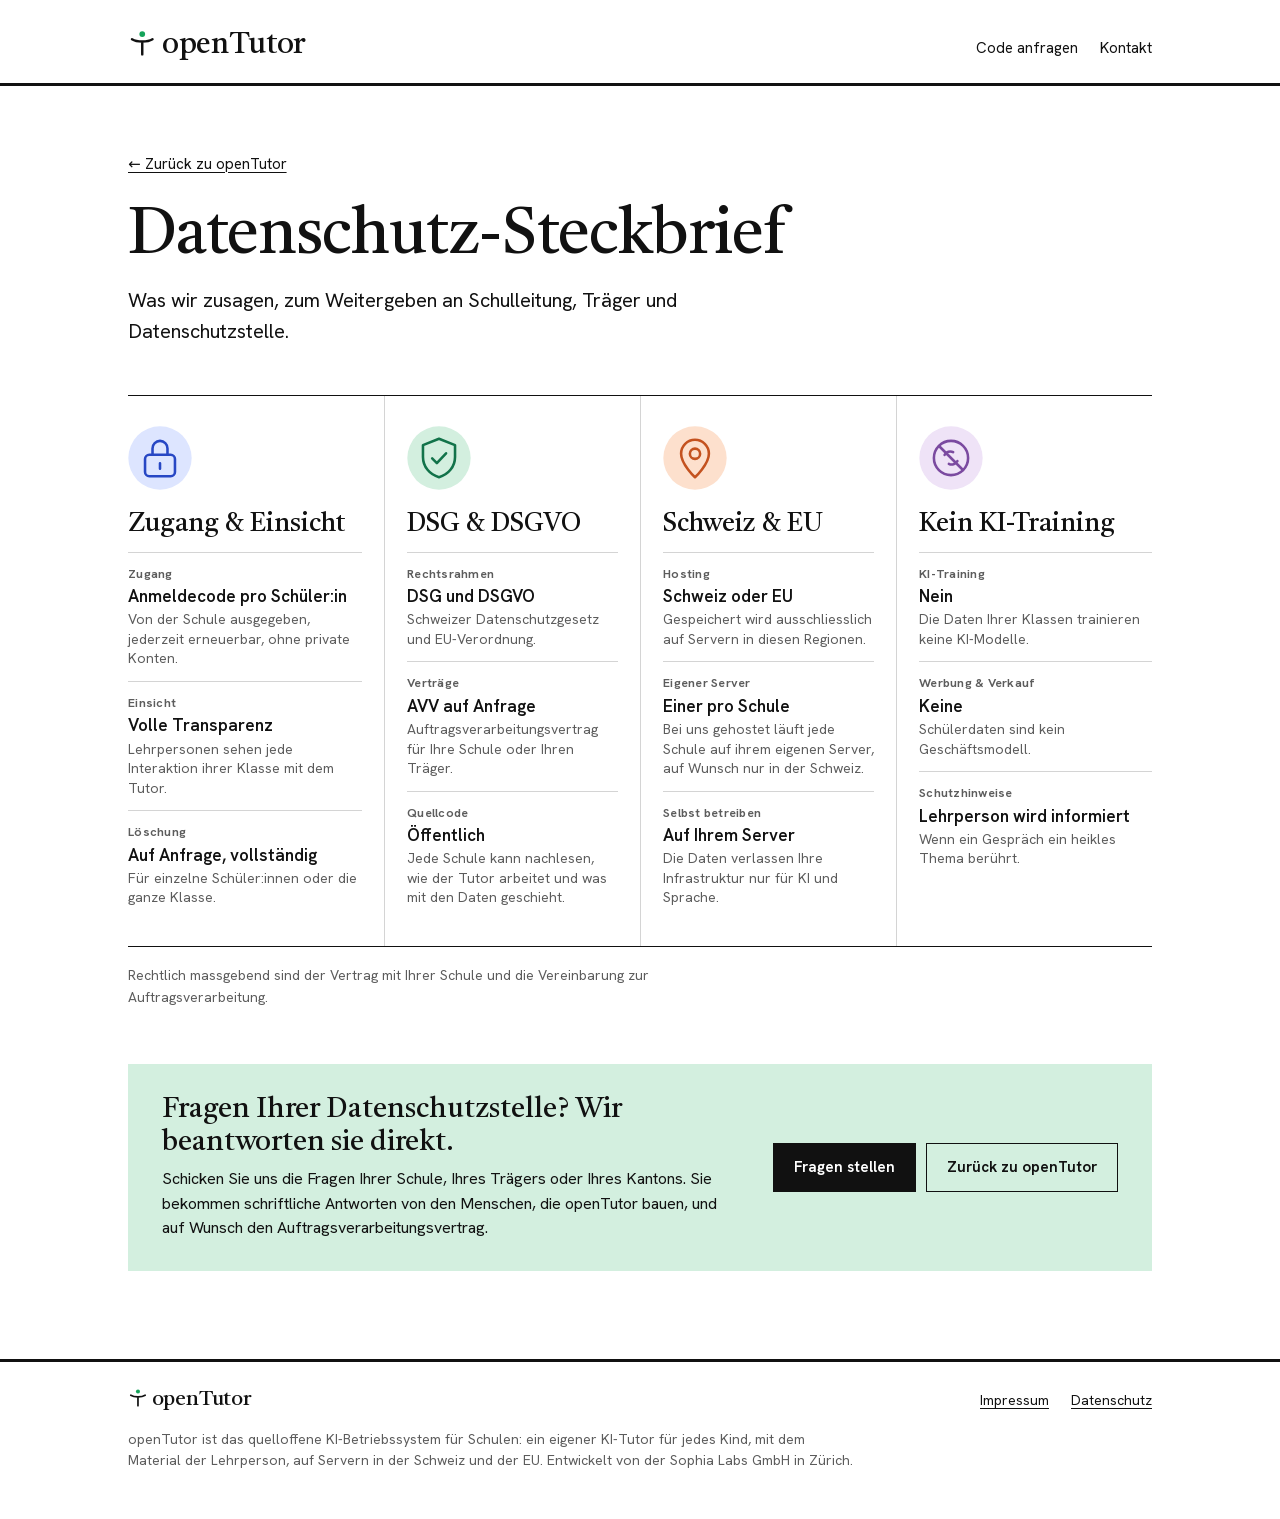
<file: datenschutz/index.html>
<!doctype html>
<html lang="de">
<head>
    <meta charset="utf-8">
    <meta name="viewport" content="width=device-width, initial-scale=1">
    <title>Datenschutz-Steckbrief – openTutor</title>
    <meta name="description" content="Wie openTutor mit den Daten von Schüler:innen umgeht: DSG und DSGVO, Hosting in der Schweiz oder der EU, kein KI-Training. Der Steckbrief zum Weitergeben.">
    <link rel="canonical" href="https://open.tutor.new/datenschutz/">
    <link rel="icon" href="/favicon.ico" sizes="32x32">
    <link rel="icon" href="/favicon.svg" type="image/svg+xml">
    <link rel="icon" href="/favicon-96.png" type="image/png" sizes="96x96">
    <link rel="apple-touch-icon" href="/apple-touch-icon.png">
    <link rel="manifest" href="/site.webmanifest">
    <meta name="theme-color" content="#ffffff">
    <meta property="og:type" content="website">
    <meta property="og:site_name" content="openTutor">
    <meta property="og:locale" content="de_CH">
    <meta property="og:url" content="https://open.tutor.new/datenschutz/">
    <meta property="og:title" content="Datenschutz-Steckbrief – openTutor">
    <meta property="og:description" content="Wie openTutor mit den Daten von Schüler:innen umgeht: DSG und DSGVO, Hosting in der Schweiz oder der EU, kein KI-Training. Der Steckbrief zum Weitergeben.">
    <meta property="og:image" content="https://open.tutor.new/og/datenschutz.png">
    <meta property="og:image:width" content="1200">
    <meta property="og:image:height" content="630">
    <meta property="og:image:alt" content="Datenschutz-Steckbrief von openTutor: DSG und DSGVO, Server in der Schweiz oder EU, kein KI-Training.">
    <meta name="twitter:card" content="summary_large_image">
    <link rel="preload" href="/fonts/Castoro-400-latin.woff2" as="font" type="font/woff2" crossorigin>
    <link rel="stylesheet" href="/style.css?v=b874f4f20d">
    <style>
        /* Privacy fact sheet: four groups side by side, each with a two-tone icon and ruled terms,
           a legal note, and a call to action for the school's data protection office. */
        .dp {
            padding: 64px 0 88px;
        }

        .dp-back {
            display: inline-block;
            margin-bottom: 28px;
            font-size: 15px;
        }

        .dp h1 {
            margin: 0 0 14px;
            font-family: var(--serif);
            font-weight: 400;
            font-size: clamp(40px, 5.4vw, 64px);
            line-height: 1.05;
            letter-spacing: -0.015em;
        }

        .dp-lead {
            max-width: 34em;
            margin: 0 0 48px;
            font-size: 20px;
        }

        .dp-groups {
            display: grid;
            grid-template-columns: repeat(4, minmax(0, 1fr));
            border-top: 1px solid var(--ink);
            border-bottom: 1px solid var(--ink);
        }

        .dp-group {
            padding: 24px 22px 26px;
        }

        .dp-group:first-child {
            padding-left: 0;
        }

        .dp-group:last-child {
            padding-right: 0;
        }

        .dp-group + .dp-group {
            border-left: 1px solid var(--rule);
        }

        .dp-icon {
            display: block;
            width: 76px;
            height: 76px;
            margin: 0 0 14px -6px;
        }

        .dp-icon .tint { fill: var(--tint); }
        .dp-icon .glyph { fill: none; stroke: var(--tone); stroke-width: 1.2; stroke-linecap: round; stroke-linejoin: round; }
        .dp-blue { --tone: #2747c4; --tint: #dde5ff; }
        .dp-green { --tone: #12734a; --tint: #d3efdf; }
        .dp-orange { --tone: #c4521f; --tint: #fde0cd; }
        .dp-purple { --tone: #7b4aa0; --tint: #efe3f7; }

        .dp-group h2 {
            margin: 0 0 12px;
            font-family: var(--serif);
            font-weight: 400;
            font-size: 26px;
            line-height: 1.15;
        }

        .dp-group dl {
            margin: 0;
        }

        .dp-group dl div {
            padding: 11px 0 12px;
            border-top: 1px solid var(--rule);
        }

        .dp-group dt {
            font-size: 12.5px;
            font-weight: 650;
            letter-spacing: 0.02em;
            color: var(--muted);
        }

        .dp-group dd {
            margin: 2px 0 0;
            font-size: 17px;
            font-weight: 600;
            line-height: 1.3;
        }

        .dp-group small {
            display: block;
            margin-top: 3px;
            font-size: 14px;
            font-weight: 400;
            line-height: 1.4;
            color: var(--muted);
        }

        .dp-legal {
            max-width: 46em;
            margin: 18px 0 0;
            font-size: 14px;
            color: var(--muted);
        }

        .dp-cta {
            display: grid;
            grid-template-columns: minmax(0, 1.4fr) auto;
            gap: 24px 48px;
            align-items: center;
            margin-top: 56px;
            padding: 30px 34px;
            background: #d3efdf;
        }

        .dp-cta h2 {
            margin: 0 0 8px;
            font-family: var(--serif);
            font-weight: 400;
            font-size: 28px;
            line-height: 1.15;
        }

        .dp-cta p {
            margin: 0;
            font-size: 16px;
        }

        .dp-actions {
            display: flex;
            flex-wrap: wrap;
            gap: 10px;
        }

        .btn {
            padding: 12px 20px;
            font-size: 15px;
            font-weight: 650;
            text-decoration: none;
            border: 1.5px solid var(--ink);
        }

        .btn-primary {
            color: #fff;
            background: var(--ink);
        }

        .btn:hover {
            color: #fff;
            background: #2747c4;
            border-color: #2747c4;
        }

        @media (max-width: 1000px) {
            .dp-groups {
                grid-template-columns: 1fr 1fr;
            }

            .dp-group:nth-child(3) {
                padding-left: 0;
                border-left: 0;
            }

            .dp-group:nth-child(2) {
                padding-right: 0;
            }

            .dp-group:nth-child(n + 3) {
                border-top: 1px solid var(--ink);
            }
        }

        @media (max-width: 640px) {
            .dp {
                padding-top: 40px;
            }

            .dp-groups {
                grid-template-columns: 1fr;
            }

            .dp-group,
            .dp-group:nth-child(2),
            .dp-group:nth-child(3) {
                padding: 22px 0 24px;
                border-left: 0;
            }

            .dp-group + .dp-group {
                border-top: 1px solid var(--ink);
                border-left: 0;
            }

            .dp-cta {
                grid-template-columns: 1fr;
                padding: 24px 22px;
            }
        }
    </style>
    <script type="application/ld+json">{"@context": "https://schema.org", "@graph": [{"@type": "WebSite", "@id": "https://open.tutor.new/#website", "url": "https://open.tutor.new/", "name": "openTutor", "inLanguage": "de", "publisher": {"@id": "https://open.tutor.new/#organization"}}, {"@type": "Organization", "@id": "https://open.tutor.new/#organization", "name": "Sophia Labs GmbH", "url": "https://open.tutor.new/", "logo": "https://open.tutor.new/icon-512.png", "email": "friedrich@tutor.new", "address": {"@type": "PostalAddress", "streetAddress": "Schärenmoosstrasse 76", "postalCode": "8052", "addressLocality": "Zürich", "addressCountry": "CH"}, "taxID": "CHE-441.358.240"}, {"@type": "SoftwareApplication", "@id": "https://open.tutor.new/#software", "name": "openTutor", "description": "openTutor ist das quelloffene KI-Betriebssystem für Schulen: ein eigener KI-Tutor für jedes Kind, mit dem Material der Lehrperson, auf Servern in der Schweiz und der EU.", "url": "https://open.tutor.new/", "applicationCategory": "EducationalApplication", "operatingSystem": "Web, iOS, Android", "inLanguage": "de", "author": {"@id": "https://open.tutor.new/#organization"}, "publisher": {"@id": "https://open.tutor.new/#organization"}, "offers": {"@type": "Offer", "price": "0", "priceCurrency": "CHF", "description": "Die Software ist kostenlos. Bei uns gehostet zahlt die Schule die KI-Nutzung nach Verbrauch."}}, {"@type": "WebPage", "@id": "https://open.tutor.new/datenschutz/#webpage", "url": "https://open.tutor.new/datenschutz/", "name": "Datenschutz-Steckbrief – openTutor", "inLanguage": "de", "isPartOf": {"@id": "https://open.tutor.new/#website"}, "about": {"@id": "https://open.tutor.new/#software"}, "dateModified": "2026-11-27"}]}</script>
</head>
<body>

<header class="masthead">
    <div class="wrap">
        <a class="wordmark" href="/"><svg class="wordmark-mark" viewBox="0 0 64 64" aria-hidden="true"><circle cx="32" cy="11.5" r="6.5" fill="#14a35a"/><path stroke="currentColor" d="M9 23c11 7 35 7 46 0M32 28.5V57" fill="none" stroke-width="5.5" stroke-linecap="round" stroke-linejoin="round"/></svg>openTutor</a>
        <nav aria-label="Links">
            <a href="mailto:friedrich@tutor.new?subject=Code%20von%20openTutor%20anfragen">Code anfragen</a>
            <a href="mailto:friedrich@tutor.new">Kontakt</a>
        </nav>
    </div>
</header>

<main>
    <section class="dp">
        <div class="wrap">
            <a class="dp-back" href="/">← Zurück zu openTutor</a>
            <h1>Datenschutz-Steckbrief</h1>
            <p class="dp-lead">Was wir zusagen, zum Weitergeben an Schulleitung, Träger und Datenschutzstelle.</p>
            <div class="dp-groups">
                <article class="dp-group">
                    <svg class="dp-icon dp-blue" viewBox="0 0 48 48" aria-hidden="true"><circle class="tint" cx="24" cy="24" r="20"/><g class="glyph" transform="translate(7.8 7.8) scale(1.35)"><rect x="5" y="10.5" width="14" height="10" rx="2"/><path d="M8.5 10.5V7.5a3.5 3.5 0 0 1 7 0v3M12 14.5v2.5"/></g></svg>
                    <h2>Zugang &amp; Einsicht</h2>
                    <dl>
                        <div><dt>Zugang</dt><dd>Anmeldecode pro Schüler:in<small>Von der Schule ausgegeben, jederzeit erneuerbar, ohne private Konten.</small></dd></div>
                        <div><dt>Einsicht</dt><dd>Volle Transparenz<small>Lehrpersonen sehen jede Interaktion ihrer Klasse mit dem Tutor.</small></dd></div>
                        <div><dt>Löschung</dt><dd>Auf Anfrage, vollständig<small>Für einzelne Schüler:innen oder die ganze Klasse.</small></dd></div>
                    </dl>
                </article>
                <article class="dp-group">
                    <svg class="dp-icon dp-green" viewBox="0 0 48 48" aria-hidden="true"><circle class="tint" cx="24" cy="24" r="20"/><g class="glyph" transform="translate(7.8 7.8) scale(1.35)"><path d="M12 3l7.5 3v5.5c0 4.6-3.2 8.3-7.5 9.5-4.3-1.2-7.5-4.9-7.5-9.5V6z"/><path d="M8.8 12.2l2.2 2.2 4.3-4.6"/></g></svg>
                    <h2>DSG &amp; DSGVO</h2>
                    <dl>
                        <div><dt>Rechtsrahmen</dt><dd>DSG und DSGVO<small>Schweizer Datenschutzgesetz und EU-Verordnung.</small></dd></div>
                        <div><dt>Verträge</dt><dd>AVV auf Anfrage<small>Auftragsverarbeitungsvertrag für Ihre Schule oder Ihren Träger.</small></dd></div>
                        <div><dt>Quellcode</dt><dd>Öffentlich<small>Jede Schule kann nachlesen, wie der Tutor arbeitet und was mit den Daten geschieht.</small></dd></div>
                    </dl>
                </article>
                <article class="dp-group">
                    <svg class="dp-icon dp-orange" viewBox="0 0 48 48" aria-hidden="true"><circle class="tint" cx="24" cy="24" r="20"/><g class="glyph" transform="translate(7.8 7.8) scale(1.35)"><path d="M12 21s-6.5-6.1-6.5-11a6.5 6.5 0 0 1 13 0c0 4.9-6.5 11-6.5 11z"/><circle cx="12" cy="10" r="2.4"/></g></svg>
                    <h2>Schweiz &amp; EU</h2>
                    <dl>
                        <div><dt>Hosting</dt><dd>Schweiz oder EU<small>Gespeichert wird ausschliesslich auf Servern in diesen Regionen.</small></dd></div>
                        <div><dt>Eigener Server</dt><dd>Einer pro Schule<small>Bei uns gehostet läuft jede Schule auf ihrem eigenen Server, auf Wunsch nur in der Schweiz.</small></dd></div>
                        <div><dt>Selbst betreiben</dt><dd>Auf Ihrem Server<small>Die Daten verlassen Ihre Infrastruktur nur für KI und Sprache.</small></dd></div>
                    </dl>
                </article>
                <article class="dp-group">
                    <svg class="dp-icon dp-purple" viewBox="0 0 48 48" aria-hidden="true"><circle class="tint" cx="24" cy="24" r="20"/><g class="glyph" transform="translate(7.8 7.8) scale(1.35)"><circle cx="12" cy="12" r="8"/><path d="M6.4 6.4l11.2 11.2M9 10.5c.8-1.4 2.6-2 4-1.2M15 13.5c-.8 1.4-2.6 2-4 1.2"/></g></svg>
                    <h2>Kein KI-Training</h2>
                    <dl>
                        <div><dt>KI-Training</dt><dd>Nein<small>Die Daten Ihrer Klassen trainieren keine KI-Modelle.</small></dd></div>
                        <div><dt>Werbung &amp; Verkauf</dt><dd>Keine<small>Schülerdaten sind kein Geschäftsmodell.</small></dd></div>
                        <div><dt>Schutzhinweise</dt><dd>Lehrperson wird informiert<small>Wenn ein Gespräch ein heikles Thema berührt.</small></dd></div>
                    </dl>
                </article>
            </div>
            <p class="dp-legal">Rechtlich massgebend sind der Vertrag mit Ihrer Schule und die Vereinbarung zur Auftragsverarbeitung.</p>
            <div class="dp-cta">
                <div>
                    <h2>Fragen Ihrer Datenschutzstelle? Wir beantworten sie direkt.</h2>
                    <p>Schicken Sie uns die Fragen Ihrer Schule, Ihres Trägers oder Ihres Kantons. Sie bekommen schriftliche Antworten von den Menschen, die openTutor bauen, und auf Wunsch den Auftragsverarbeitungsvertrag.</p>
                </div>
                <div class="dp-actions">
                    <a class="btn btn-primary" href="mailto:friedrich@tutor.new?subject=Datenschutzfragen%20zu%20openTutor">Fragen stellen</a>
                    <a class="btn" href="/">Zurück zu openTutor</a>
                </div>
            </div>
        </div>
    </section>
</main>

<footer class="colophon">
    <div class="wrap">
        <a class="colophon-brand" href="/"><svg class="wordmark-mark" viewBox="0 0 64 64" aria-hidden="true"><circle cx="32" cy="11.5" r="6.5" fill="#14a35a"/><path stroke="currentColor" d="M9 23c11 7 35 7 46 0M32 28.5V57" fill="none" stroke-width="5.5" stroke-linecap="round" stroke-linejoin="round"/></svg>openTutor</a>
        <nav aria-label="Rechtliches">
            <a href="/impressum/">Impressum</a>
            <a href="/impressum/#datenschutz">Datenschutz</a>
        </nav>
        <p>openTutor ist das quelloffene KI-Betriebssystem für Schulen: ein eigener KI-Tutor für jedes Kind, mit dem Material der Lehrperson, auf Servern in der Schweiz und der EU. Entwickelt von der Sophia Labs GmbH in Zürich.</p>
    </div>
</footer>

</body>
</html>
</file>
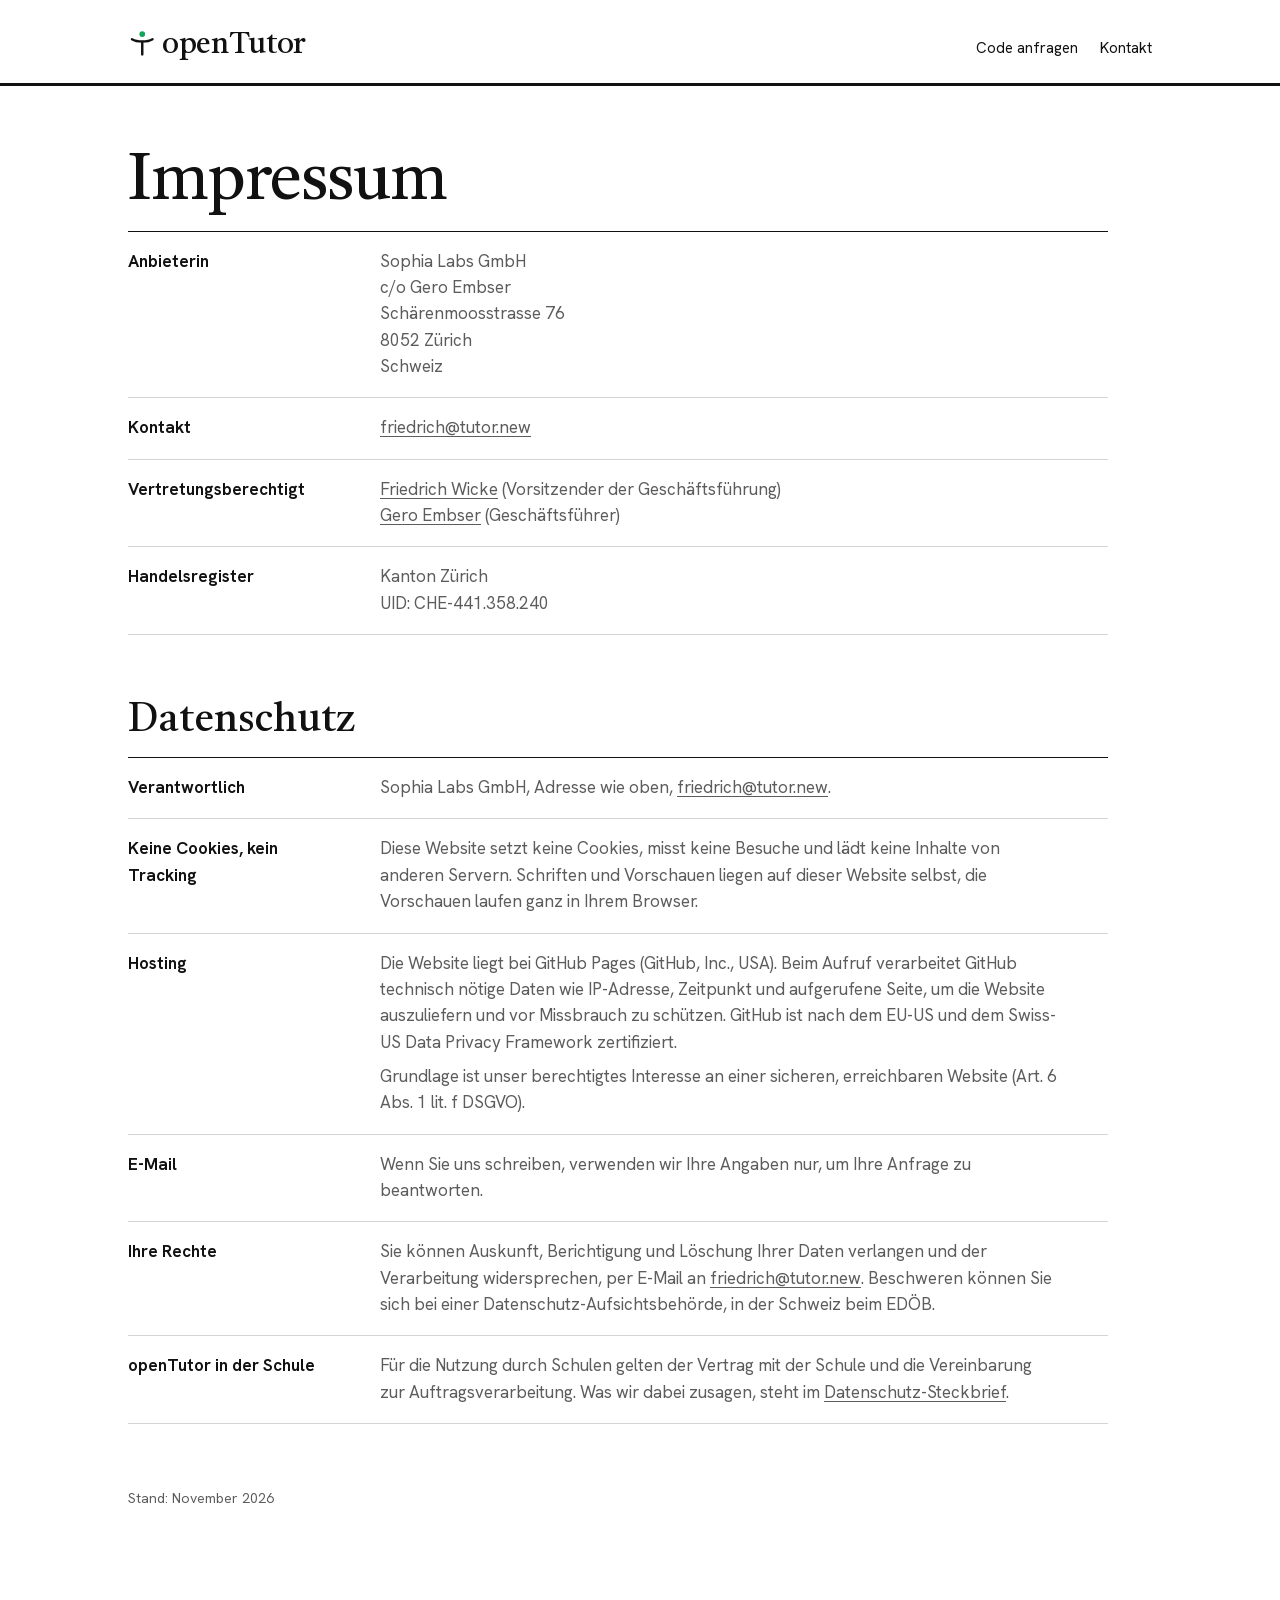
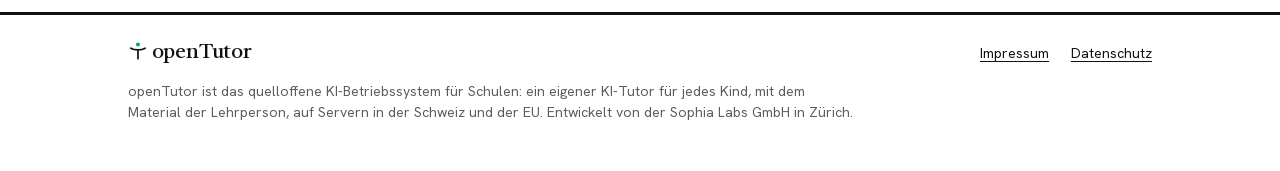
<file: impressum/index.html>
<!doctype html>
<html lang="de">
<head>
    <meta charset="utf-8">
    <meta name="viewport" content="width=device-width, initial-scale=1">
    <title>Impressum und Datenschutz – openTutor</title>
    <meta name="description" content="Impressum und Datenschutzerklärung der Website openTutor, Sophia Labs GmbH, Zürich.">
    <link rel="canonical" href="https://open.tutor.new/impressum/">
    <link rel="icon" href="/favicon.ico" sizes="32x32">
    <link rel="icon" href="/favicon.svg" type="image/svg+xml">
    <link rel="icon" href="/favicon-96.png" type="image/png" sizes="96x96">
    <link rel="apple-touch-icon" href="/apple-touch-icon.png">
    <link rel="manifest" href="/site.webmanifest">
    <meta name="theme-color" content="#ffffff">
    <meta property="og:type" content="website">
    <meta property="og:site_name" content="openTutor">
    <meta property="og:locale" content="de_CH">
    <meta property="og:url" content="https://open.tutor.new/impressum/">
    <meta property="og:title" content="Impressum und Datenschutz – openTutor">
    <meta property="og:description" content="Impressum und Datenschutzerklärung der Website openTutor, Sophia Labs GmbH, Zürich.">
    <meta property="og:image" content="https://open.tutor.new/og/opentutor.png">
    <meta property="og:image:width" content="1200">
    <meta property="og:image:height" content="630">
    <meta property="og:image:alt" content="openTutor – Das KI-Betriebssystem für Schulen. Ein Schulhaus im Schnitt: vier Zimmer, verbunden mit einem Server im Keller.">
    <meta name="twitter:card" content="summary_large_image">
    <link rel="preload" href="/fonts/Castoro-400-latin.woff2" as="font" type="font/woff2" crossorigin>
    <link rel="stylesheet" href="/style.css?v=b874f4f20d">
    <style>
        /* Privacy fact sheet: four groups side by side, each with a two-tone icon and ruled terms,
           a legal note, and a call to action for the school's data protection office. */
        .dp {
            padding: 64px 0 88px;
        }

        .dp-back {
            display: inline-block;
            margin-bottom: 28px;
            font-size: 15px;
        }

        .dp h1 {
            margin: 0 0 14px;
            font-family: var(--serif);
            font-weight: 400;
            font-size: clamp(40px, 5.4vw, 64px);
            line-height: 1.05;
            letter-spacing: -0.015em;
        }

        .dp-lead {
            max-width: 34em;
            margin: 0 0 48px;
            font-size: 20px;
        }

        .dp-groups {
            display: grid;
            grid-template-columns: repeat(4, minmax(0, 1fr));
            border-top: 1px solid var(--ink);
            border-bottom: 1px solid var(--ink);
        }

        .dp-group {
            padding: 24px 22px 26px;
        }

        .dp-group:first-child {
            padding-left: 0;
        }

        .dp-group:last-child {
            padding-right: 0;
        }

        .dp-group + .dp-group {
            border-left: 1px solid var(--rule);
        }

        .dp-icon {
            display: block;
            width: 76px;
            height: 76px;
            margin: 0 0 14px -6px;
        }

        .dp-icon .tint { fill: var(--tint); }
        .dp-icon .glyph { fill: none; stroke: var(--tone); stroke-width: 1.2; stroke-linecap: round; stroke-linejoin: round; }
        .dp-blue { --tone: #2747c4; --tint: #dde5ff; }
        .dp-green { --tone: #12734a; --tint: #d3efdf; }
        .dp-orange { --tone: #c4521f; --tint: #fde0cd; }
        .dp-purple { --tone: #7b4aa0; --tint: #efe3f7; }

        .dp-group h2 {
            margin: 0 0 12px;
            font-family: var(--serif);
            font-weight: 400;
            font-size: 26px;
            line-height: 1.15;
        }

        .dp-group dl {
            margin: 0;
        }

        .dp-group dl div {
            padding: 11px 0 12px;
            border-top: 1px solid var(--rule);
        }

        .dp-group dt {
            font-size: 12.5px;
            font-weight: 650;
            letter-spacing: 0.02em;
            color: var(--muted);
        }

        .dp-group dd {
            margin: 2px 0 0;
            font-size: 17px;
            font-weight: 600;
            line-height: 1.3;
        }

        .dp-group small {
            display: block;
            margin-top: 3px;
            font-size: 14px;
            font-weight: 400;
            line-height: 1.4;
            color: var(--muted);
        }

        .dp-legal {
            max-width: 46em;
            margin: 18px 0 0;
            font-size: 14px;
            color: var(--muted);
        }

        .dp-cta {
            display: grid;
            grid-template-columns: minmax(0, 1.4fr) auto;
            gap: 24px 48px;
            align-items: center;
            margin-top: 56px;
            padding: 30px 34px;
            background: #d3efdf;
        }

        .dp-cta h2 {
            margin: 0 0 8px;
            font-family: var(--serif);
            font-weight: 400;
            font-size: 28px;
            line-height: 1.15;
        }

        .dp-cta p {
            margin: 0;
            font-size: 16px;
        }

        .dp-actions {
            display: flex;
            flex-wrap: wrap;
            gap: 10px;
        }

        .btn {
            padding: 12px 20px;
            font-size: 15px;
            font-weight: 650;
            text-decoration: none;
            border: 1.5px solid var(--ink);
        }

        .btn-primary {
            color: #fff;
            background: var(--ink);
        }

        .btn:hover {
            color: #fff;
            background: #2747c4;
            border-color: #2747c4;
        }

        @media (max-width: 1000px) {
            .dp-groups {
                grid-template-columns: 1fr 1fr;
            }

            .dp-group:nth-child(3) {
                padding-left: 0;
                border-left: 0;
            }

            .dp-group:nth-child(2) {
                padding-right: 0;
            }

            .dp-group:nth-child(n + 3) {
                border-top: 1px solid var(--ink);
            }
        }

        @media (max-width: 640px) {
            .dp {
                padding-top: 40px;
            }

            .dp-groups {
                grid-template-columns: 1fr;
            }

            .dp-group,
            .dp-group:nth-child(2),
            .dp-group:nth-child(3) {
                padding: 22px 0 24px;
                border-left: 0;
            }

            .dp-group + .dp-group {
                border-top: 1px solid var(--ink);
                border-left: 0;
            }

            .dp-cta {
                grid-template-columns: 1fr;
                padding: 24px 22px;
            }
        }

        /* Imprint and privacy notice: ruled rows, a short label on the left and the text on the right. */
        .lg-rows {
            max-width: 980px;
            margin: 0 0 64px;
            border-top: 1px solid var(--ink);
        }

        .lg-rows > div {
            display: grid;
            grid-template-columns: 220px minmax(0, 1fr);
            gap: 4px 32px;
            padding: 16px 0 18px;
            border-bottom: 1px solid var(--rule);
        }

        .lg-rows dt {
            font-weight: 650;
        }

        .lg-rows dd {
            max-width: 40em;
            margin: 0;
            color: var(--muted);
        }

        .lg-rows dd p {
            margin: 0 0 8px;
        }

        .lg-rows dd p:last-child {
            margin: 0;
        }

        .dp h2 {
            margin: 0 0 14px;
            font-family: var(--serif);
            font-weight: 400;
            font-size: clamp(30px, 3.4vw, 40px);
            line-height: 1.1;
            scroll-margin-top: 24px;
        }

        .lg-date {
            font-size: 14px;
            color: var(--muted);
        }

        @media (max-width: 640px) {
            .lg-rows > div {
                grid-template-columns: 1fr;
            }
        }
    </style>
    <script type="application/ld+json">{"@context": "https://schema.org", "@graph": [{"@type": "WebSite", "@id": "https://open.tutor.new/#website", "url": "https://open.tutor.new/", "name": "openTutor", "inLanguage": "de", "publisher": {"@id": "https://open.tutor.new/#organization"}}, {"@type": "Organization", "@id": "https://open.tutor.new/#organization", "name": "Sophia Labs GmbH", "url": "https://open.tutor.new/", "logo": "https://open.tutor.new/icon-512.png", "email": "friedrich@tutor.new", "address": {"@type": "PostalAddress", "streetAddress": "Schärenmoosstrasse 76", "postalCode": "8052", "addressLocality": "Zürich", "addressCountry": "CH"}, "taxID": "CHE-441.358.240"}, {"@type": "SoftwareApplication", "@id": "https://open.tutor.new/#software", "name": "openTutor", "description": "openTutor ist das quelloffene KI-Betriebssystem für Schulen: ein eigener KI-Tutor für jedes Kind, mit dem Material der Lehrperson, auf Servern in der Schweiz und der EU.", "url": "https://open.tutor.new/", "applicationCategory": "EducationalApplication", "operatingSystem": "Web, iOS, Android", "inLanguage": "de", "author": {"@id": "https://open.tutor.new/#organization"}, "publisher": {"@id": "https://open.tutor.new/#organization"}, "offers": {"@type": "Offer", "price": "0", "priceCurrency": "CHF", "description": "Die Software ist kostenlos. Bei uns gehostet zahlt die Schule die KI-Nutzung nach Verbrauch."}}, {"@type": "WebPage", "@id": "https://open.tutor.new/impressum/#webpage", "url": "https://open.tutor.new/impressum/", "name": "Impressum und Datenschutz – openTutor", "inLanguage": "de", "isPartOf": {"@id": "https://open.tutor.new/#website"}, "about": {"@id": "https://open.tutor.new/#software"}, "dateModified": "2026-11-27"}]}</script>
</head>
<body>

<header class="masthead">
    <div class="wrap">
        <a class="wordmark" href="/"><svg class="wordmark-mark" viewBox="0 0 64 64" aria-hidden="true"><circle cx="32" cy="11.5" r="6.5" fill="#14a35a"/><path stroke="currentColor" d="M9 23c11 7 35 7 46 0M32 28.5V57" fill="none" stroke-width="5.5" stroke-linecap="round" stroke-linejoin="round"/></svg>openTutor</a>
        <nav aria-label="Links">
            <a href="mailto:friedrich@tutor.new?subject=Code%20von%20openTutor%20anfragen">Code anfragen</a>
            <a href="mailto:friedrich@tutor.new">Kontakt</a>
        </nav>
    </div>
</header>

<main>
    <section class="dp">
        <div class="wrap">
            <h1>Impressum</h1>
            <dl class="lg-rows">
                <div><dt>Anbieterin</dt><dd><p>Sophia Labs GmbH<br>c/o Gero Embser<br>Schärenmoosstrasse 76<br>8052 Zürich<br>Schweiz</p></dd></div>
                <div><dt>Kontakt</dt><dd><p><a href="mailto:friedrich@tutor.new">friedrich@tutor.new</a></p></dd></div>
                <div><dt>Vertretungsberechtigt</dt><dd><p><a href="https://frido.ai">Friedrich Wicke</a> (Vorsitzender der Geschäftsführung)<br><a href="https://gero.sh">Gero Embser</a> (Geschäftsführer)</p></dd></div>
                <div><dt>Handelsregister</dt><dd><p>Kanton Zürich<br>UID: CHE-441.358.240</p></dd></div>
            </dl>
            <h2 id="datenschutz">Datenschutz</h2>
            <dl class="lg-rows">
                <div><dt>Verantwortlich</dt><dd><p>Sophia Labs GmbH, Adresse wie oben, <a href="mailto:friedrich@tutor.new">friedrich@tutor.new</a>.</p></dd></div>
                <div><dt>Keine Cookies, kein Tracking</dt><dd><p>Diese Website setzt keine Cookies, misst keine Besuche und lädt keine Inhalte von anderen Servern. Schriften und Vorschauen liegen auf dieser Website selbst, die Vorschauen laufen ganz in Ihrem Browser.</p></dd></div>
                <div><dt>Hosting</dt><dd><p>Die Website liegt bei GitHub Pages (GitHub, Inc., USA). Beim Aufruf verarbeitet GitHub technisch nötige Daten wie IP-Adresse, Zeitpunkt und aufgerufene Seite, um die Website auszuliefern und vor Missbrauch zu schützen. GitHub ist nach dem EU-US und dem Swiss-US Data Privacy Framework zertifiziert.</p><p>Grundlage ist unser berechtigtes Interesse an einer sicheren, erreichbaren Website (Art. 6 Abs. 1 lit. f DSGVO).</p></dd></div>
                <div><dt>E-Mail</dt><dd><p>Wenn Sie uns schreiben, verwenden wir Ihre Angaben nur, um Ihre Anfrage zu beantworten.</p></dd></div>
                <div><dt>Ihre Rechte</dt><dd><p>Sie können Auskunft, Berichtigung und Löschung Ihrer Daten verlangen und der Verarbeitung widersprechen, per E-Mail an <a href="mailto:friedrich@tutor.new">friedrich@tutor.new</a>. Beschweren können Sie sich bei einer Datenschutz-Aufsichtsbehörde, in der Schweiz beim EDÖB.</p></dd></div>
                <div><dt>openTutor in der Schule</dt><dd><p>Für die Nutzung durch Schulen gelten der Vertrag mit der Schule und die Vereinbarung zur Auftragsverarbeitung. Was wir dabei zusagen, steht im <a href="/datenschutz/">Datenschutz-Steckbrief</a>.</p></dd></div>
            </dl>
            <p class="lg-date">Stand: November 2026</p>
        </div>
    </section>
</main>

<footer class="colophon">
    <div class="wrap">
        <a class="colophon-brand" href="/"><svg class="wordmark-mark" viewBox="0 0 64 64" aria-hidden="true"><circle cx="32" cy="11.5" r="6.5" fill="#14a35a"/><path stroke="currentColor" d="M9 23c11 7 35 7 46 0M32 28.5V57" fill="none" stroke-width="5.5" stroke-linecap="round" stroke-linejoin="round"/></svg>openTutor</a>
        <nav aria-label="Rechtliches">
            <a href="/impressum/">Impressum</a>
            <a href="/impressum/#datenschutz">Datenschutz</a>
        </nav>
        <p>openTutor ist das quelloffene KI-Betriebssystem für Schulen: ein eigener KI-Tutor für jedes Kind, mit dem Material der Lehrperson, auf Servern in der Schweiz und der EU. Entwickelt von der Sophia Labs GmbH in Zürich.</p>
    </div>
</footer>

</body>
</html>
</file>
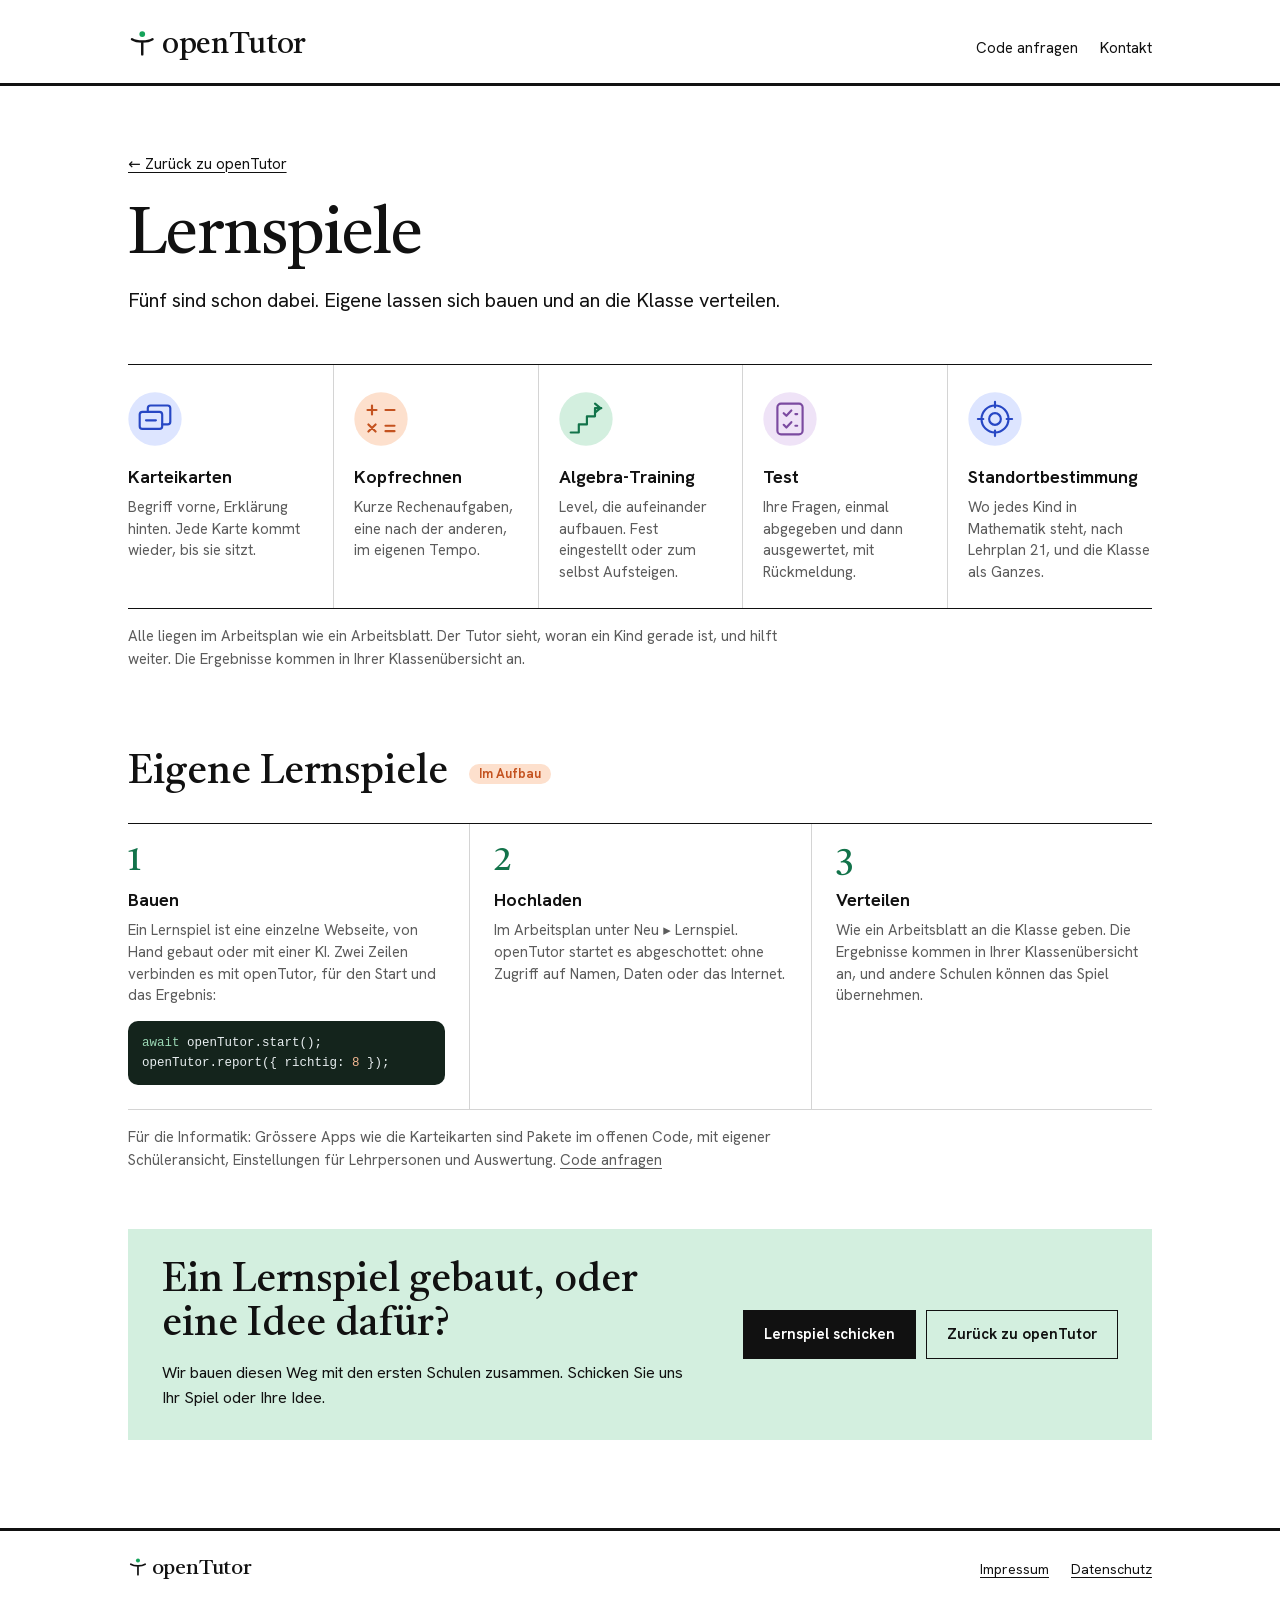
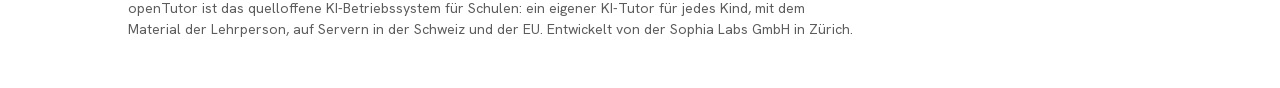
<file: lernspiele/index.html>
<!doctype html>
<html lang="de">
<head>
    <meta charset="utf-8">
    <meta name="viewport" content="width=device-width, initial-scale=1">
    <title>Lernspiele – openTutor</title>
    <meta name="description" content="Die Lernspiele in openTutor: Karteikarten, Kopfrechnen, Algebra-Training, Test und Standortbestimmung, und wie Schulen eigene dazubauen.">
    <link rel="canonical" href="https://open.tutor.new/lernspiele/">
    <link rel="icon" href="/favicon.ico" sizes="32x32">
    <link rel="icon" href="/favicon.svg" type="image/svg+xml">
    <link rel="icon" href="/favicon-96.png" type="image/png" sizes="96x96">
    <link rel="apple-touch-icon" href="/apple-touch-icon.png">
    <link rel="manifest" href="/site.webmanifest">
    <meta name="theme-color" content="#ffffff">
    <meta property="og:type" content="website">
    <meta property="og:site_name" content="openTutor">
    <meta property="og:locale" content="de_CH">
    <meta property="og:url" content="https://open.tutor.new/lernspiele/">
    <meta property="og:title" content="Lernspiele – openTutor">
    <meta property="og:description" content="Die Lernspiele in openTutor: Karteikarten, Kopfrechnen, Algebra-Training, Test und Standortbestimmung, und wie Schulen eigene dazubauen.">
    <meta property="og:image" content="https://open.tutor.new/og/lernspiele.png">
    <meta property="og:image:width" content="1200">
    <meta property="og:image:height" content="630">
    <meta property="og:image:alt" content="Lernspiele in openTutor: Karteikarten, Kopfrechnen, Algebra-Training, Test und Standortbestimmung.">
    <meta name="twitter:card" content="summary_large_image">
    <link rel="preload" href="/fonts/Castoro-400-latin.woff2" as="font" type="font/woff2" crossorigin>
    <link rel="stylesheet" href="/style.css?v=b874f4f20d">
    <style>
        /* Privacy fact sheet: four groups side by side, each with a two-tone icon and ruled terms,
           a legal note, and a call to action for the school's data protection office. */
        .dp {
            padding: 64px 0 88px;
        }

        .dp-back {
            display: inline-block;
            margin-bottom: 28px;
            font-size: 15px;
        }

        .dp h1 {
            margin: 0 0 14px;
            font-family: var(--serif);
            font-weight: 400;
            font-size: clamp(40px, 5.4vw, 64px);
            line-height: 1.05;
            letter-spacing: -0.015em;
        }

        .dp-lead {
            max-width: 34em;
            margin: 0 0 48px;
            font-size: 20px;
        }

        .dp-groups {
            display: grid;
            grid-template-columns: repeat(4, minmax(0, 1fr));
            border-top: 1px solid var(--ink);
            border-bottom: 1px solid var(--ink);
        }

        .dp-group {
            padding: 24px 22px 26px;
        }

        .dp-group:first-child {
            padding-left: 0;
        }

        .dp-group:last-child {
            padding-right: 0;
        }

        .dp-group + .dp-group {
            border-left: 1px solid var(--rule);
        }

        .dp-icon {
            display: block;
            width: 76px;
            height: 76px;
            margin: 0 0 14px -6px;
        }

        .dp-icon .tint { fill: var(--tint); }
        .dp-icon .glyph { fill: none; stroke: var(--tone); stroke-width: 1.2; stroke-linecap: round; stroke-linejoin: round; }
        .dp-blue { --tone: #2747c4; --tint: #dde5ff; }
        .dp-green { --tone: #12734a; --tint: #d3efdf; }
        .dp-orange { --tone: #c4521f; --tint: #fde0cd; }
        .dp-purple { --tone: #7b4aa0; --tint: #efe3f7; }

        .dp-group h2 {
            margin: 0 0 12px;
            font-family: var(--serif);
            font-weight: 400;
            font-size: 26px;
            line-height: 1.15;
        }

        .dp-group dl {
            margin: 0;
        }

        .dp-group dl div {
            padding: 11px 0 12px;
            border-top: 1px solid var(--rule);
        }

        .dp-group dt {
            font-size: 12.5px;
            font-weight: 650;
            letter-spacing: 0.02em;
            color: var(--muted);
        }

        .dp-group dd {
            margin: 2px 0 0;
            font-size: 17px;
            font-weight: 600;
            line-height: 1.3;
        }

        .dp-group small {
            display: block;
            margin-top: 3px;
            font-size: 14px;
            font-weight: 400;
            line-height: 1.4;
            color: var(--muted);
        }

        .dp-legal {
            max-width: 46em;
            margin: 18px 0 0;
            font-size: 14px;
            color: var(--muted);
        }

        .dp-cta {
            display: grid;
            grid-template-columns: minmax(0, 1.4fr) auto;
            gap: 24px 48px;
            align-items: center;
            margin-top: 56px;
            padding: 30px 34px;
            background: #d3efdf;
        }

        .dp-cta h2 {
            margin: 0 0 8px;
            font-family: var(--serif);
            font-weight: 400;
            font-size: 28px;
            line-height: 1.15;
        }

        .dp-cta p {
            margin: 0;
            font-size: 16px;
        }

        .dp-actions {
            display: flex;
            flex-wrap: wrap;
            gap: 10px;
        }

        .btn {
            padding: 12px 20px;
            font-size: 15px;
            font-weight: 650;
            text-decoration: none;
            border: 1.5px solid var(--ink);
        }

        .btn-primary {
            color: #fff;
            background: var(--ink);
        }

        .btn:hover {
            color: #fff;
            background: #2747c4;
            border-color: #2747c4;
        }

        @media (max-width: 1000px) {
            .dp-groups {
                grid-template-columns: 1fr 1fr;
            }

            .dp-group:nth-child(3) {
                padding-left: 0;
                border-left: 0;
            }

            .dp-group:nth-child(2) {
                padding-right: 0;
            }

            .dp-group:nth-child(n + 3) {
                border-top: 1px solid var(--ink);
            }
        }

        @media (max-width: 640px) {
            .dp {
                padding-top: 40px;
            }

            .dp-groups {
                grid-template-columns: 1fr;
            }

            .dp-group,
            .dp-group:nth-child(2),
            .dp-group:nth-child(3) {
                padding: 22px 0 24px;
                border-left: 0;
            }

            .dp-group + .dp-group {
                border-top: 1px solid var(--ink);
                border-left: 0;
            }

            .dp-cta {
                grid-template-columns: 1fr;
                padding: 24px 22px;
            }
        }

        /* Lernspiele: the five built-in apps in ruled columns, then three steps for a school's own. */
        .dp h2 {
            margin: 0 0 14px;
            font-family: var(--serif);
            font-weight: 400;
            font-size: clamp(30px, 3.4vw, 40px);
            line-height: 1.1;
        }

        .ls-apps {
            display: grid;
            grid-template-columns: repeat(5, minmax(0, 1fr));
            margin: 0 0 16px;
            border-top: 1px solid var(--ink);
            border-bottom: 1px solid var(--ink);
        }

        .ls-app {
            padding: 22px 20px 24px;
        }

        .ls-app:first-child {
            padding-left: 0;
        }

        .ls-app:last-child {
            padding-right: 0;
        }

        .ls-app + .ls-app {
            border-left: 1px solid var(--rule);
        }

        .ls-app .dp-icon {
            width: 64px;
            height: 64px;
            margin: 0 0 12px -5px;
        }

        .ls-app h3,
        .ls-step h3 {
            margin: 0 0 6px;
            font-size: 18px;
            font-weight: 650;
        }

        .ls-app p,
        .ls-step p {
            margin: 0;
            font-size: 15px;
            line-height: 1.45;
            color: var(--muted);
        }

        .ls-note {
            max-width: 46em;
            margin: 0 0 80px;
            font-size: 15px;
            color: var(--muted);
        }

        .ls-tag {
            display: inline-block;
            margin-left: 12px;
            padding: 3px 10px;
            font-family: var(--sans);
            font-size: 13px;
            font-weight: 650;
            vertical-align: middle;
            color: #c4521f;
            background: #fde0cd;
            border-radius: 999px;
        }

        .ls-steps {
            display: grid;
            grid-template-columns: repeat(3, minmax(0, 1fr));
            margin: 28px 0 0;
            border-top: 1px solid var(--ink);
            border-bottom: 1px solid var(--rule);
        }

        .ls-step {
            padding: 20px 24px 24px;
        }

        .ls-step:first-child {
            padding-left: 0;
        }

        .ls-step:last-child {
            padding-right: 0;
        }

        .ls-step + .ls-step {
            border-left: 1px solid var(--rule);
        }

        .ls-n {
            display: block;
            margin-bottom: 8px;
            font-family: var(--serif);
            font-size: 34px;
            line-height: 1;
            color: #12734a;
        }

        .ls-code {
            margin: 14px 0 0;
            padding: 12px 14px;
            overflow-x: auto;
            font-family: ui-monospace, "SF Mono", Menlo, Consolas, monospace;
            font-size: 12.5px;
            line-height: 1.6;
            color: #e8eef0;
            background: #14241c;
            border-radius: 10px;
        }

        .ls-code .k { color: #9ad7b4; }
        .ls-code .v { color: #f4b892; }

        .ls-dev {
            max-width: 46em;
            margin: 16px 0 0;
            font-size: 15px;
            color: var(--muted);
        }

        @media (max-width: 1000px) {
            .ls-apps,
            .ls-steps {
                grid-template-columns: 1fr;
            }

            .ls-app,
            .ls-app + .ls-app {
                display: grid;
                grid-template-columns: 52px minmax(0, 1fr);
                gap: 0 16px;
                padding: 16px 0;
                border-left: 0;
            }

            .ls-app + .ls-app {
                border-top: 1px solid var(--rule);
            }

            .ls-app .dp-icon {
                grid-row: span 2;
                width: 52px;
                height: 52px;
                margin: -4px 0 0 -4px;
            }

            .ls-step,
            .ls-step + .ls-step {
                padding: 18px 0 20px;
                border-left: 0;
            }

            .ls-step + .ls-step {
                border-top: 1px solid var(--rule);
            }

            .ls-code {
                max-width: 420px;
            }
        }
    </style>
    <script type="application/ld+json">{"@context": "https://schema.org", "@graph": [{"@type": "WebSite", "@id": "https://open.tutor.new/#website", "url": "https://open.tutor.new/", "name": "openTutor", "inLanguage": "de", "publisher": {"@id": "https://open.tutor.new/#organization"}}, {"@type": "Organization", "@id": "https://open.tutor.new/#organization", "name": "Sophia Labs GmbH", "url": "https://open.tutor.new/", "logo": "https://open.tutor.new/icon-512.png", "email": "friedrich@tutor.new", "address": {"@type": "PostalAddress", "streetAddress": "Schärenmoosstrasse 76", "postalCode": "8052", "addressLocality": "Zürich", "addressCountry": "CH"}, "taxID": "CHE-441.358.240"}, {"@type": "SoftwareApplication", "@id": "https://open.tutor.new/#software", "name": "openTutor", "description": "openTutor ist das quelloffene KI-Betriebssystem für Schulen: ein eigener KI-Tutor für jedes Kind, mit dem Material der Lehrperson, auf Servern in der Schweiz und der EU.", "url": "https://open.tutor.new/", "applicationCategory": "EducationalApplication", "operatingSystem": "Web, iOS, Android", "inLanguage": "de", "author": {"@id": "https://open.tutor.new/#organization"}, "publisher": {"@id": "https://open.tutor.new/#organization"}, "offers": {"@type": "Offer", "price": "0", "priceCurrency": "CHF", "description": "Die Software ist kostenlos. Bei uns gehostet zahlt die Schule die KI-Nutzung nach Verbrauch."}}, {"@type": "WebPage", "@id": "https://open.tutor.new/lernspiele/#webpage", "url": "https://open.tutor.new/lernspiele/", "name": "Lernspiele – openTutor", "inLanguage": "de", "isPartOf": {"@id": "https://open.tutor.new/#website"}, "about": {"@id": "https://open.tutor.new/#software"}, "dateModified": "2026-11-27"}]}</script>
</head>
<body>

<header class="masthead">
    <div class="wrap">
        <a class="wordmark" href="/"><svg class="wordmark-mark" viewBox="0 0 64 64" aria-hidden="true"><circle cx="32" cy="11.5" r="6.5" fill="#14a35a"/><path stroke="currentColor" d="M9 23c11 7 35 7 46 0M32 28.5V57" fill="none" stroke-width="5.5" stroke-linecap="round" stroke-linejoin="round"/></svg>openTutor</a>
        <nav aria-label="Links">
            <a href="mailto:friedrich@tutor.new?subject=Code%20von%20openTutor%20anfragen">Code anfragen</a>
            <a href="mailto:friedrich@tutor.new">Kontakt</a>
        </nav>
    </div>
</header>

<main>
    <section class="dp">
        <div class="wrap">
            <a class="dp-back" href="/">← Zurück zu openTutor</a>
            <h1>Lernspiele</h1>
            <p class="dp-lead">Fünf sind schon dabei. Eigene lassen sich bauen und an die Klasse verteilen.</p>
            <div class="ls-apps">
                <article class="ls-app"><svg class="dp-icon dp-blue" viewBox="0 0 48 48" aria-hidden="true"><circle class="tint" cx="24" cy="24" r="20"/><g class="glyph" transform="translate(7.8 7.8) scale(1.35)"><rect x="3.5" y="8" width="12.5" height="9.5" rx="1.5"/><path d="M8 8V6a1.5 1.5 0 0 1 1.5-1.5h9.5A1.5 1.5 0 0 1 20.5 6v7.5a1.5 1.5 0 0 1-1.5 1.5H16"/><path d="M7 12.75h5.5"/></g></svg><h3>Karteikarten</h3><p>Begriff vorne, Erklärung hinten. Jede Karte kommt wieder, bis sie sitzt.</p></article>
                <article class="ls-app"><svg class="dp-icon dp-orange" viewBox="0 0 48 48" aria-hidden="true"><circle class="tint" cx="24" cy="24" r="20"/><g class="glyph" transform="translate(7.8 7.8) scale(1.35)"><path d="M7 4.5v5M4.5 7h5M14.5 7h5M5 15l4 4M9 15l-4 4M14.5 15.75h5M14.5 18.75h5"/></g></svg><h3>Kopfrechnen</h3><p>Kurze Rechenaufgaben, eine nach der anderen, im eigenen Tempo.</p></article>
                <article class="ls-app"><svg class="dp-icon dp-green" viewBox="0 0 48 48" aria-hidden="true"><circle class="tint" cx="24" cy="24" r="20"/><g class="glyph" transform="translate(7.8 7.8) scale(1.35)"><path d="M3.5 19.5h4.5v-4.5h4.5v-4.5h4.5V6h3.5"/><path d="M17 3.5l3 2.5-3 2.5"/></g></svg><h3>Algebra-Training</h3><p>Level, die aufeinander aufbauen. Fest eingestellt oder zum selbst Aufsteigen.</p></article>
                <article class="ls-app"><svg class="dp-icon dp-purple" viewBox="0 0 48 48" aria-hidden="true"><circle class="tint" cx="24" cy="24" r="20"/><g class="glyph" transform="translate(7.8 7.8) scale(1.35)"><rect x="5" y="3.5" width="14" height="17" rx="2"/><path d="M8.5 8.75l1.5 1.5 2.75-3M8.5 15.25l1.5 1.5 2.75-3M15 9.25h1M15 15.75h1"/></g></svg><h3>Test</h3><p>Ihre Fragen, einmal abgegeben und dann ausgewertet, mit Rückmeldung.</p></article>
                <article class="ls-app"><svg class="dp-icon dp-blue" viewBox="0 0 48 48" aria-hidden="true"><circle class="tint" cx="24" cy="24" r="20"/><g class="glyph" transform="translate(7.8 7.8) scale(1.35)"><circle cx="12" cy="12" r="7.5"/><circle cx="12" cy="12" r="3.25"/><path d="M12 2.5v3M12 18.5v3M2.5 12h3M18.5 12h3"/></g></svg><h3>Standortbestimmung</h3><p>Wo jedes Kind in Mathematik steht, nach Lehrplan 21, und die Klasse als Ganzes.</p></article>
            </div>
            <p class="ls-note">Alle liegen im Arbeitsplan wie ein Arbeitsblatt. Der Tutor sieht, woran ein Kind gerade ist, und hilft weiter. Die Ergebnisse kommen in Ihrer Klassenübersicht an.</p>

            <h2>Eigene Lernspiele <span class="ls-tag">Im Aufbau</span></h2>
            <div class="ls-steps">
                <article class="ls-step"><span class="ls-n">1</span><h3>Bauen</h3><p>Ein Lernspiel ist eine einzelne Webseite, von Hand gebaut oder mit einer KI. Zwei Zeilen verbinden es mit openTutor, für den Start und das Ergebnis:</p><pre class="ls-code"><span class="k">await</span> openTutor.start();
openTutor.report({ richtig: <span class="v">8</span> });</pre></article>
                <article class="ls-step"><span class="ls-n">2</span><h3>Hochladen</h3><p>Im Arbeitsplan unter Neu ▸ Lernspiel. openTutor startet es abgeschottet: ohne Zugriff auf Namen, Daten oder das Internet.</p></article>
                <article class="ls-step"><span class="ls-n">3</span><h3>Verteilen</h3><p>Wie ein Arbeitsblatt an die Klasse geben. Die Ergebnisse kommen in Ihrer Klassenübersicht an, und andere Schulen können das Spiel übernehmen.</p></article>
            </div>
            <p class="ls-dev">Für die Informatik: Grössere Apps wie die Karteikarten sind Pakete im offenen Code, mit eigener Schüleransicht, Einstellungen für Lehrpersonen und Auswertung. <a href="mailto:friedrich@tutor.new?subject=Code%20von%20openTutor%20anfragen">Code anfragen</a></p>

            <div class="dp-cta">
                <div>
                    <h2>Ein Lernspiel gebaut, oder eine Idee dafür?</h2>
                    <p>Wir bauen diesen Weg mit den ersten Schulen zusammen. Schicken Sie uns Ihr Spiel oder Ihre Idee.</p>
                </div>
                <div class="dp-actions">
                    <a class="btn btn-primary" href="mailto:friedrich@tutor.new?subject=Lernspiel%20f%C3%BCr%20openTutor">Lernspiel schicken</a>
                    <a class="btn" href="/">Zurück zu openTutor</a>
                </div>
            </div>
        </div>
    </section>
</main>

<footer class="colophon">
    <div class="wrap">
        <a class="colophon-brand" href="/"><svg class="wordmark-mark" viewBox="0 0 64 64" aria-hidden="true"><circle cx="32" cy="11.5" r="6.5" fill="#14a35a"/><path stroke="currentColor" d="M9 23c11 7 35 7 46 0M32 28.5V57" fill="none" stroke-width="5.5" stroke-linecap="round" stroke-linejoin="round"/></svg>openTutor</a>
        <nav aria-label="Rechtliches">
            <a href="/impressum/">Impressum</a>
            <a href="/impressum/#datenschutz">Datenschutz</a>
        </nav>
        <p>openTutor ist das quelloffene KI-Betriebssystem für Schulen: ein eigener KI-Tutor für jedes Kind, mit dem Material der Lehrperson, auf Servern in der Schweiz und der EU. Entwickelt von der Sophia Labs GmbH in Zürich.</p>
    </div>
</footer>

</body>
</html>
</file>
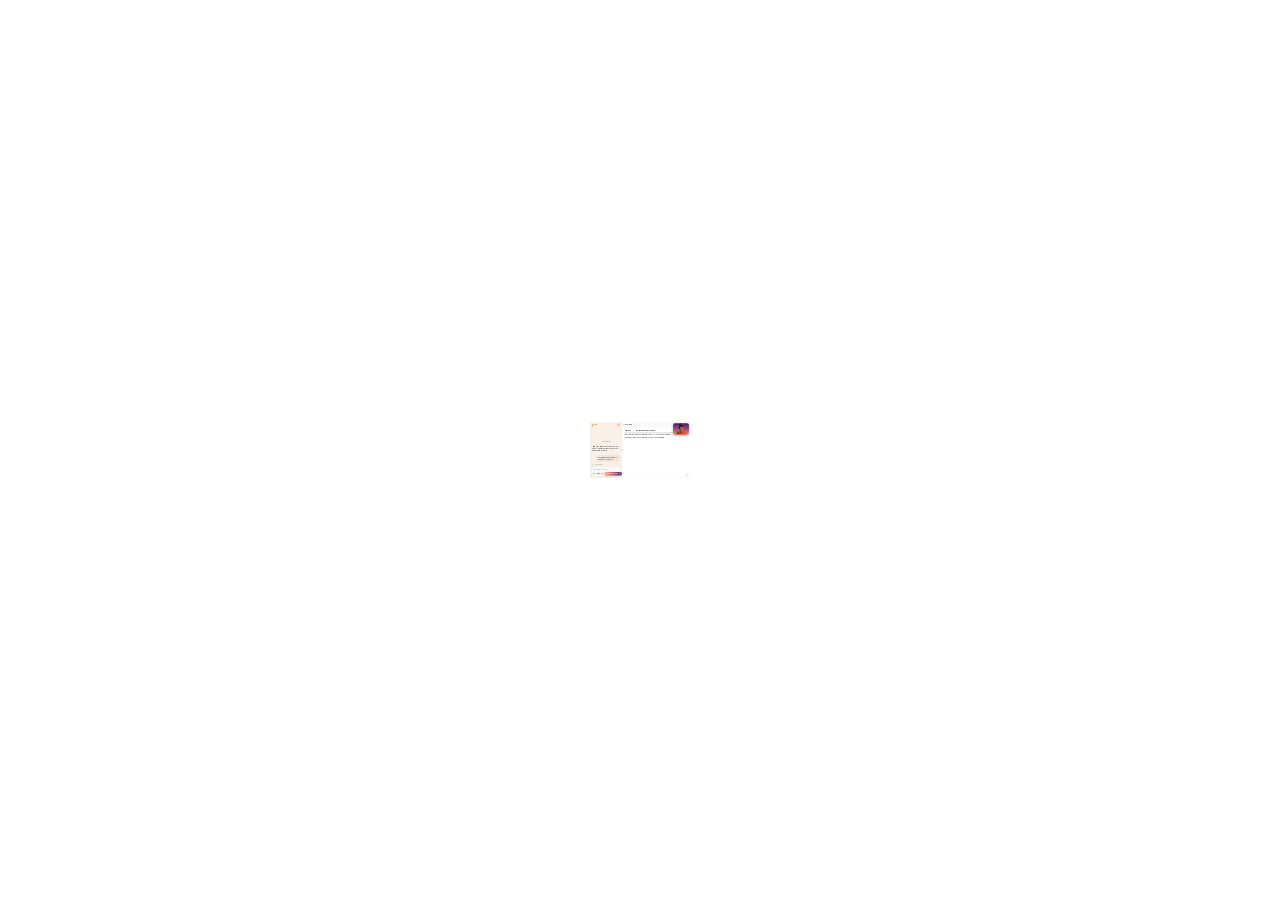
<file: session-preview/index.html>
<!doctype html>
<!-- Standalone copy of the website's scripted session preview
     (apps/website/sites/tutor.new/_includes/partials/session-preview.njk plus its
     site.css block), embedded by the "what-we-do" slide in a 9:5 iframe. -->
<html lang="de">
<head>
<meta charset="utf-8">
<meta name="viewport" content="width=device-width,initial-scale=1">
<meta name="robots" content="noindex">
<title>Vorschau einer Lernsitzung</title>
<style>
/* Nunito is self-hosted (fonts/, copied from the website) so the preview makes
   no request to a third-party font service. */
@font-face { font-family: "Nunito"; font-style: italic; font-weight: 400; font-display: swap; src: url("fonts/nunito-italic-latin-ext.woff2") format("woff2"); unicode-range: U+0100-02BA, U+02BD-02C5, U+02C7-02CC, U+02CE-02D7, U+02DD-02FF, U+0304, U+0308, U+0329, U+1D00-1DBF, U+1E00-1E9F, U+1EF2-1EFF, U+2020, U+20A0-20AB, U+20AD-20C0, U+2113, U+2C60-2C7F, U+A720-A7FF; }
@font-face { font-family: "Nunito"; font-style: italic; font-weight: 400; font-display: swap; src: url("fonts/nunito-italic-latin.woff2") format("woff2"); unicode-range: U+0000-00FF, U+0131, U+0152-0153, U+02BB-02BC, U+02C6, U+02DA, U+02DC, U+0304, U+0308, U+0329, U+2000-206F, U+20AC, U+2122, U+2191, U+2193, U+2212, U+2215, U+FEFF, U+FFFD; }
@font-face { font-family: "Nunito"; font-style: normal; font-weight: 400 800; font-display: swap; src: url("fonts/nunito-latin-ext.woff2") format("woff2"); unicode-range: U+0100-02BA, U+02BD-02C5, U+02C7-02CC, U+02CE-02D7, U+02DD-02FF, U+0304, U+0308, U+0329, U+1D00-1DBF, U+1E00-1E9F, U+1EF2-1EFF, U+2020, U+20A0-20AB, U+20AD-20C0, U+2113, U+2C60-2C7F, U+A720-A7FF; }
@font-face { font-family: "Nunito"; font-style: normal; font-weight: 400 800; font-display: swap; src: url("fonts/nunito-latin.woff2") format("woff2"); unicode-range: U+0000-00FF, U+0131, U+0152-0153, U+02BB-02BC, U+02C6, U+02DA, U+02DC, U+0304, U+0308, U+0329, U+2000-206F, U+20AC, U+2122, U+2191, U+2193, U+2212, U+2215, U+FEFF, U+FFFD; }

@font-face {
    font-family: "Sour Gummy";
    src: url("../SourGummy_400Regular.ttf") format("truetype");
    font-weight: 400;
}

@font-face {
    font-family: "Sour Gummy";
    src: url("../SourGummy_700Bold.ttf") format("truetype");
    font-weight: 600 700;
}

:root {
    --s-bg: #f9f1e8;
    --s-bg-2: #f6ecdf;
    --s-bg-3: #ebdecb;
    --s-ink: #0e3322;
    --s-ink-2: #3c5246;
    --s-muted: #6c7a89;
    --s-line: #e7dccb;
    --s-line-cool: #e8ecef;
    --s-card: #ffffff;
    --s-paper: #f7f9fb;
    --s-bubble: #f4e6d9;
    --s-sky: #0ea5e9;
    --s-rose: #f43f5e;
    --s-yellow: #facc15;
    --s-indigo: #6366f1;
    --s-emerald: #34d399;
    --s-orange: #f97316;
    --s-teal: #14b8a6;
    --s-purple: #a855f7;
    --s-success: #22c55e;
    --s-error: #ef4444;
    --s-call: linear-gradient(100deg, #ffaf7b, #d76d77 38%, #3a1c71 100%);
    --s-display: "Sour Gummy", ui-rounded, "Nunito", system-ui, sans-serif;
    --s-text: "Nunito", ui-sans-serif, system-ui, -apple-system, sans-serif;
    --s-r-m: 8px;
    --s-r-l: 16px;
    --s-r-xl: 24px;
    --s-shadow: 0 1px 0 rgba(14, 51, 34, .05), 0 18px 44px rgba(14, 51, 34, .1);
    --s-shadow-sm: 0 1px 0 rgba(14, 51, 34, .05), 0 6px 18px rgba(14, 51, 34, .07);
}

*,
*::before,
*::after {
    box-sizing: border-box;
    list-style: none;
}

html,
body {
    margin: 0;
    overflow: hidden;
    background: transparent;
}

.s-sr {
    position: absolute;
    width: 1px;
    height: 1px;
    overflow: hidden;
    clip-path: inset(50%);
    white-space: nowrap;
}

/* ---------- Session preview (replica of the Expo live focus session) ---------- */

.fs-figure {
    width: min(1080px, calc(100% - 32px));
    margin: 0 auto;
}

.fs {
    position: relative;
    display: grid;
    grid-template-columns: minmax(0, 42fr) 0 minmax(0, 58fr);
    height: 600px;
    border-radius: 22px;
    border: 1.5px solid var(--s-line);
    background: var(--s-bg);
    box-shadow: 0 2px 0 rgba(14, 51, 34, .05), 0 34px 80px rgba(14, 51, 34, .16);
    overflow: hidden;
    text-align: left;
    font-family: var(--s-text);
    font-size: 15px;
    line-height: 1.5;
    color: #11181c;
    user-select: none;
}

.fs svg {
    fill: none;
    stroke: currentColor;
    stroke-width: 2;
    stroke-linecap: round;
    stroke-linejoin: round;
}

.fs-mobilebar {
    display: none;
}

/* chat column */

.fs-chat {
    position: relative;
    display: flex;
    flex-direction: column;
    min-height: 0;
    background: #f9f1e8;
    border-right: 1.5px solid var(--s-line-cool);
}

.fs-chat-head {
    display: flex;
    align-items: center;
    justify-content: space-between;
    height: 56px;
    padding: 0 16px;
    background: rgba(255, 240, 229, .8);
    border-bottom: 1px solid var(--s-line);
}

.fs-coin {
    position: relative;
    display: inline-flex;
    align-items: center;
    gap: 7px;
    font-family: var(--s-display);
    font-weight: 700;
    font-size: 16px;
    color: var(--s-ink);
}

.fs-coin img {
    width: 30px;
    height: 30px;
    border-radius: 999px;
    box-shadow: 0 2px 6px rgba(160, 100, 20, .35);
}

.fs-coin-plus {
    position: absolute;
    left: 100%;
    top: 50%;
    margin-left: 8px;
    padding: 1px 9px;
    border-radius: 999px;
    background: #fff4cf;
    border: 1px solid #f1d27a;
    color: #8a5a00;
    font-style: normal;
    font-size: 13px;
    opacity: 0;
    transform: translateY(40%);
    transition: opacity .35s ease, transform .5s cubic-bezier(.2, 1.4, .4, 1);
}

.fs-coin-plus.is-on {
    opacity: 1;
    transform: translateY(-50%);
}

.fs:not(.fs-anim) .fs-coin-plus {
    display: none;
}

.fs-leave {
    display: grid;
    place-items: center;
    width: 38px;
    height: 38px;
    border-radius: 999px;
    background: rgba(239, 68, 68, .14);
    border: 1px solid rgba(239, 68, 68, .3);
    color: var(--s-error);
}

.fs-leave svg {
    width: 18px;
    height: 18px;
}

.fs-thread {
    flex: 1;
    min-height: 0;
    display: flex;
    flex-direction: column;
    justify-content: flex-end;
    gap: 12px;
    padding: 14px 18px 12px;
    overflow: hidden;
    -webkit-mask-image: linear-gradient(transparent, #000 34px);
    mask-image: linear-gradient(transparent, #000 34px);
}

.fs-subject {
    display: flex;
    align-items: center;
    justify-content: center;
    gap: 8px;
    margin-bottom: 4px;
    color: var(--s-muted);
    font-size: 14px;
}

.fs-subject i {
    width: 10px;
    height: 10px;
    border-radius: 999px;
    background: var(--s-sky);
}

.fs-msg {
    max-width: 100%;
}

.fs-msg-user {
    align-self: flex-end;
    max-width: 84%;
    padding: 9px 15px;
    border-radius: 22px;
    background: var(--s-bubble);
    border: 1px solid rgba(99, 102, 241, .18);
}

.fs-msg-voice {
    display: inline-flex;
    align-items: center;
    gap: 7px;
    background: rgba(14, 51, 34, .08);
    border-color: rgba(99, 102, 241, .48);
}

.fs-msg-voice svg {
    flex: 0 0 auto;
    width: 15px;
    height: 15px;
    color: var(--s-indigo);
}

.fs-tool {
    display: inline-flex;
    align-items: center;
    gap: 7px;
    align-self: flex-start;
    padding: 4px 11px 4px 8px;
    border-radius: 999px;
    background: rgba(255, 255, 255, .7);
    border: 1px solid var(--s-line);
    color: var(--s-muted);
    font-size: 12.5px;
    font-weight: 600;
}

.fs-tool svg {
    width: 14px;
    height: 14px;
    color: var(--s-success);
    stroke-width: 2.6;
}

.fs-typing {
    display: flex;
    align-items: center;
    gap: 8px;
    color: var(--s-muted);
    font-size: 13px;
}

.fs-typing span {
    display: inline-flex;
    gap: 3px;
}

.fs-typing i {
    width: 6px;
    height: 6px;
    border-radius: 999px;
    background: var(--s-muted);
    animation: fs-bounce 1.1s infinite ease-in-out;
}

.fs-typing i:nth-child(2) {
    animation-delay: .15s;
}

.fs-typing i:nth-child(3) {
    animation-delay: .3s;
}

@keyframes fs-bounce {
    0%, 60%, 100% { transform: translateY(0); opacity: .45; }
    30% { transform: translateY(-4px); opacity: 1; }
}

.fs:not(.fs-anim) .fs-typing {
    display: none;
}

.fs-suggest {
    display: flex;
    gap: 10px;
}

.fs-suggest span {
    flex: 1 1 0;
    min-width: 0;
    padding: 10px 12px;
    border-radius: 16px;
    background: rgba(255, 255, 255, .6);
    border: 1px solid rgba(99, 102, 241, .25);
    color: var(--s-muted);
    font-size: 12.5px;
    line-height: 1.35;
}

.fs-suggest b {
    display: block;
    margin-bottom: 2px;
    color: var(--s-ink);
    font-size: 13.5px;
    font-weight: 700;
}

.fs-composer {
    margin: 0 14px 14px;
    padding: 14px 12px 10px;
    border-radius: 28px;
    background: var(--s-paper);
    box-shadow: 0 6px 22px rgba(14, 51, 34, .1);
}

.fs-input {
    padding: 2px 10px 14px;
    color: #8b97a3;
    font-size: 15.5px;
}

.fs-composer-row {
    display: flex;
    align-items: center;
    gap: 7px;
}

.fs-ibtn {
    display: inline-flex;
    align-items: center;
    justify-content: center;
    gap: 5px;
    min-width: 36px;
    height: 36px;
    padding: 0 9px;
    border-radius: 999px;
    background: var(--s-bg-2);
    border: 1px solid var(--s-line);
    color: var(--s-ink);
}

.fs-ibtn svg {
    width: 17px;
    height: 17px;
}

.fs-timer b {
    font-family: var(--s-display);
    font-size: 13px;
    font-weight: 600;
}

.fs-call {
    display: inline-flex;
    align-items: center;
    gap: 8px;
    height: 38px;
    margin-left: auto;
    padding: 0 8px 0 16px;
    border-radius: 999px;
    background: var(--s-call);
    color: #fff;
    font-family: var(--s-display);
    font-size: 14.5px;
    font-weight: 600;
    white-space: nowrap;
    box-shadow: 0 6px 16px rgba(58, 28, 113, .28);
}

.fs-call svg {
    flex: none;
    width: 26px;
    height: 26px;
    padding: 5px;
    border-radius: 999px;
    background: rgba(255, 255, 255, .22);
}

.fs-handle {
    position: relative;
    z-index: 3;
    align-self: center;
    display: grid;
    grid-template-columns: 4px 4px;
    gap: 3px;
    width: 0;
    margin-left: -6px;
}

.fs-handle i {
    width: 4px;
    height: 4px;
    border-radius: 999px;
    background: var(--s-muted);
}

/* notes workspace */

.fs-notes {
    display: flex;
    flex-direction: column;
    min-width: 0;
    min-height: 0;
    background: #fff;
}

.fs-tabs {
    display: flex;
    height: 56px;
    background: var(--s-paper);
    border-bottom: 1px solid var(--s-line-cool);
}

.fs-tabs span {
    display: inline-flex;
    align-items: center;
    gap: 7px;
    padding: 0 22px 0 12px;
    border-right: 1px solid var(--s-line-cool);
    color: var(--s-muted);
    font-family: var(--s-display);
    font-size: 15px;
    font-weight: 600;
}

.fs-tabs span.is-active {
    color: var(--s-ink);
    background: #fff;
}

.fs-tabs svg {
    width: 17px;
    height: 17px;
}

.fs-tabs .fs-tabs-add {
    margin-left: auto;
    padding: 0 18px;
    border-right: 0;
    border-left: 1px solid var(--s-line-cool);
    color: var(--s-ink);
}

.fs-paper {
    position: relative;
    flex: 1;
    min-height: 0;
    overflow: hidden;
    background: radial-gradient(circle, #cfd4da 1.1px, transparent 1.4px) 0 0 / 20px 20px #fff;
}

.fs-sheet {
    padding: 26px 28px 20px;
    font-size: 14.5px;
    line-height: 1.55;
}

.fs-sheet > p {
    margin: 10px 0 6px;
    padding-right: 168px;
}

.fs-row {
    display: grid;
    grid-template-columns: 104px minmax(0, 1fr);
    gap: 18px;
    padding-top: 10px;
    border-top: 1px solid #d5d8dc;
}

.fs-row > b {
    align-self: start;
    padding-bottom: 3px;
    border-bottom: 1.5px solid #c9cdd2;
}

.fs-row p + p {
    margin-top: 6px;
}

.fs-row-head {
    padding: 0 0 8px;
    border-top: 0;
    border-bottom: 2px solid #6b1f7a;
    font-size: 15.5px;
}

.fs-row-head > b {
    border: 0;
    padding: 0;
}

.fs-math {
    font-family: "Latin Modern Math", "STIX Two Text", "Cambria Math", Georgia, serif;
    font-style: italic;
    white-space: nowrap;
}

.fs-graph {
    width: min(280px, 74%);
    margin: 0 auto 4px;
}

.fs-graph svg {
    display: block;
    width: 100%;
    height: auto;
}

.fs-grid path {
    stroke: #eceef1;
    stroke-width: 1;
}

.fs-axes path {
    stroke: #11181c;
    stroke-width: 1.6;
}

.fs-axes .fs-arrow {
    fill: #11181c;
    stroke-width: 1;
}

.fs-ticks text {
    fill: #4b5563;
    stroke: none;
    font: 12px var(--s-text);
    text-anchor: middle;
}

.fs-ticks .fs-axis-name {
    fill: #11181c;
    font-weight: 700;
    font-size: 13px;
}

.fs-curve {
    stroke-width: 3;
    stroke-dasharray: 1;
    stroke-dashoffset: 0;
}

.fs-curve-f {
    stroke: #ef4444;
}

.fs-curve-g {
    stroke: #3b82f6;
}

.fs-dot-f {
    fill: #ef4444;
    stroke: none;
}

.fs-dot-g {
    fill: #3b82f6;
    stroke: none;
}

.fs-label-f,
.fs-label-g {
    stroke: none;
    font: 700 14px var(--s-text);
}

.fs-label-f {
    fill: #ef4444;
}

.fs-label-g {
    fill: #3b82f6;
}

/* call picture-in-picture */

.fs-pip {
    position: absolute;
    z-index: 2;
    top: 12px;
    right: 12px;
    width: 172px;
    height: 124px;
    border-radius: 20px;
    overflow: hidden;
    background: linear-gradient(180deg, #3a1c71 0%, #a44a7c 52%, #f08a5d 100%);
    box-shadow: 0 12px 28px rgba(28, 12, 60, .32);
}

.fs-pip img {
    position: absolute;
    left: 50%;
    top: 6px;
    width: 190px;
    max-width: none;
    transform: translateX(-46%);
    animation: fs-breathe 5s ease-in-out infinite;
}

@keyframes fs-breathe {
    50% { transform: translateX(-46%) translateY(1.5px) scale(1.012); }
}

.fs-pip-live {
    position: absolute;
    top: 10px;
    left: 10px;
    width: 8px;
    height: 8px;
    border-radius: 999px;
    background: var(--s-error);
    box-shadow: 0 0 0 0 rgba(239, 68, 68, .6);
    animation: fs-live 1.8s infinite;
}

@keyframes fs-live {
    70% { box-shadow: 0 0 0 7px rgba(239, 68, 68, 0); }
    100% { box-shadow: 0 0 0 0 rgba(239, 68, 68, 0); }
}

.fs-pip-ctrls {
    position: absolute;
    left: 0;
    right: 0;
    bottom: 8px;
    display: flex;
    justify-content: center;
    gap: 6px;
}

.fs-pip-ctrls i {
    display: grid;
    place-items: center;
    width: 26px;
    height: 26px;
    border-radius: 999px;
    background: rgba(40, 40, 50, .55);
    color: #fff;
}

.fs-pip-ctrls .fs-pip-end {
    background: var(--s-error);
}

.fs-pip-ctrls svg {
    width: 14px;
    height: 14px;
}

.fs-pip-end svg {
    fill: #fff;
    stroke: none;
}

.fs-fab {
    position: absolute;
    right: 14px;
    bottom: 14px;
    display: grid;
    place-items: center;
    width: 40px;
    height: 40px;
    border-radius: 999px;
    background: #fff;
    border: 1px solid var(--s-line-cool);
    box-shadow: 0 4px 12px rgba(0, 0, 0, .12);
    color: #11181c;
}

.fs-fab svg {
    width: 18px;
    height: 18px;
}

/* timeline states (only once the script has opted in) */

.fs-anim [data-fs-step] {
    display: none;
}

.fs-anim [data-fs-step].is-on {
    display: block;
    animation: fs-in .4s ease both;
}

.fs-anim .fs-msg-voice.is-on,
.fs-anim .fs-tool.is-on {
    display: inline-flex;
}

.fs-anim .fs-typing.is-on,
.fs-anim .fs-suggest.is-on {
    display: flex;
}

.fs-anim .fs-row.is-on {
    display: grid;
}

.fs-anim [data-fs-step].is-gone {
    display: none;
}

@keyframes fs-in {
    from { opacity: 0; transform: translateY(8px); }
}

.fs-anim .fs-w {
    opacity: 0;
    transition: opacity .25s ease;
}

.fs-anim .fs-w.is-on {
    opacity: 1;
}

.fs-anim .fs-graph.is-on .fs-curve {
    animation: fs-draw 1.5s ease-out both;
}

.fs-anim .fs-graph.is-on .fs-curve-g {
    animation-delay: .7s;
}

@keyframes fs-draw {
    from { stroke-dashoffset: 1; }
}

/* phone: one pane at a time behind the app's Chat | Notizen control */

/* Deck embedding: the stage keeps its 1080x600 design size and is scaled to fit
   the iframe in both directions, so it can never be cut off.
   tan(atan2(a, b)) yields the unitless ratio of two lengths: no script needed,
   and it also holds in print. */
.fs-figure {
    position: absolute;
    left: 50%;
    top: 50%;
    width: 1080px;
    margin: 0;
    transform: translate(-50%, -50%) scale(min(tan(atan2(100vw, 1080px)), tan(atan2(100vh, 600px))));
    transform-origin: center center;
}

/* 3D Maya renders into a canvas above the still image; the image stays as the
   fallback (no WebGL, reduced motion, print). */
/* As in the app, the call tile floats in the top-right corner of the notes
   pane, over the tab bar's "+". */
.fs-notes {
    position: relative;
}

.fs-pip {
    top: 10px;
    right: 10px;
}

.fs-pip canvas {
    position: absolute;
    inset: 0;
    width: 100%;
    height: 100%;
}

.fs-pip img {
    transition: opacity .6s ease;
}

.fs-pip.is-3d img {
    opacity: 0;
}

.fs {
    box-shadow: none;
}

/* Print shows the finished session instead of whatever frame the timeline is on. */
@media print {
    .fs-anim [data-fs-step] {
        display: block !important;
        animation: none !important;
    }

    .fs-anim .fs-msg-voice,
    .fs-anim .fs-tool {
        display: inline-flex !important;
    }

    .fs-anim .fs-suggest {
        display: flex !important;
    }

    .fs-anim .fs-row {
        display: grid !important;
    }

    .fs-anim .fs-typing {
        display: none !important;
    }

    .fs-anim .fs-w {
        opacity: 1 !important;
    }

    .fs-anim .fs-curve {
        animation: none !important;
    }

    .fs-pip canvas {
        display: none;
    }

    .fs-pip.is-3d img {
        opacity: 1;
    }
}
</style>
<link id="tour-css" rel="stylesheet" href="tour.css">
</head>
<body>
<figure class="fs-figure">
    <figcaption class="s-sr">
        Vorschau einer Focus Session: Links chattet eine Schülerin mit Tutorin Maya über die
        Parabel g(x) = x² + 2. Maya antwortet mit einer Rückfrage statt mit der Lösung. Rechts
        entsteht dabei die Mitschrift mit Erklärung, Graph und Aufgaben; oben rechts läuft der
        Videoanruf mit der Tutorin.
    </figcaption>
    <div class="fs" data-fs data-tab="chat" aria-hidden="true">
        <div class="fs-mobilebar">
            <span class="fs-coin"><img src="coin.png" alt="" width="22" height="22"><b data-fs-coins>12</b></span>
            <span class="fs-seg">
                <button type="button" tabindex="-1" data-fs-tab="chat">Chat</button>
                <button type="button" tabindex="-1" data-fs-tab="notes">Notizen</button>
            </span>
            <span class="fs-leave"><svg viewBox="0 0 24 24"><path d="M10 5H6a1 1 0 0 0-1 1v12a1 1 0 0 0 1 1h4M14 8l4 4-4 4M18 12H9"/></svg></span>
        </div>

        <section class="fs-chat">
            <div class="fs-chat-head">
                <span class="fs-coin">
                    <img src="coin.png" alt="" width="26" height="26"><b data-fs-coins>12</b>
                    <i class="fs-coin-plus" data-fs-plus>+5</i>
                </span>
                <span class="fs-leave"><svg viewBox="0 0 24 24"><path d="M10 5H6a1 1 0 0 0-1 1v12a1 1 0 0 0 1 1h4M14 8l4 4-4 4M18 12H9"/></svg></span>
            </div>
            <div class="fs-thread">
                <div class="fs-subject"><i></i>Mathematik</div>
                <p class="fs-msg fs-msg-tutor">Hallo Lina! Heute schauen wir uns an, was mit der Normalparabel passiert, wenn wir die Gleichung verändern.</p>
                <p class="fs-msg fs-msg-user" data-fs-step data-fs-wait="900">Ich verstehe nicht, was das +2 bei g(x) = x² + 2 macht.</p>
                <div class="fs-typing" data-fs-step data-fs-wait="500"><span><i></i><i></i><i></i></span>Maya schreibt</div>
                <div class="fs-tool" data-fs-step data-fs-wait="900">
                    <svg viewBox="0 0 24 24"><path d="M5 12.5l4.2 4.2L19 7"/></svg>1 Aktion ausgeführt · Mitschrift ergänzt
                </div>
                <p class="fs-msg fs-msg-tutor" data-fs-step data-fs-stream data-fs-wait="1800">Gute Frage! Ich habe dir beide Graphen in die Mitschrift gezeichnet. Vergleich mal die Scheitelpunkte von f und g – was fällt dir auf?</p>
                <p class="fs-msg fs-msg-user fs-msg-voice" data-fs-step data-fs-wait="1500">
                    <svg viewBox="0 0 24 24"><path d="M12 4a3 3 0 0 0-3 3v5a3 3 0 0 0 6 0V7a3 3 0 0 0-3-3zM6 11.5a6 6 0 0 0 12 0M12 17.5V21"/></svg>Der blaue liegt genau zwei höher?
                </p>
                <p class="fs-msg fs-msg-tutor" data-fs-step data-fs-stream data-fs-coin data-fs-wait="900">Genau! Jeder Punkt wandert um 2 nach oben. Probier jetzt Aufgabe b) selbst – ich schaue dir über die Schulter.</p>
                <div class="fs-suggest" data-fs-step data-fs-wait="600">
                    <span><b>Noch ein Beispiel</b>Was passiert bei x² − 3?</span>
                    <span><b>Aufgabe b) prüfen</b>Schau dir meine Lösung an</span>
                </div>
            </div>
            <div class="fs-composer">
                <div class="fs-input">Frag deinen Tutor alles...</div>
                <div class="fs-composer-row">
                    <span class="fs-ibtn"><svg viewBox="0 0 24 24"><path d="M16.5 7.5v8.2a4.5 4.5 0 0 1-9 0V6.8a3 3 0 0 1 6 0v8.4a1.5 1.5 0 0 1-3 0V8"/></svg></span>
                    <span class="fs-ibtn fs-timer"><svg viewBox="0 0 24 24"><circle cx="12" cy="13.5" r="6.5"/><path d="M12 10v3.5l2 1.5M10 3.5h4"/></svg><b data-fs-timer>12:04</b></span>
                    <span class="fs-ibtn"><svg viewBox="0 0 24 24"><path d="M19 12a7 7 0 1 1-2.1-5M19 4.5V8h-3.5"/></svg></span>
                    <span class="fs-call">Mit Maya sprechen<svg viewBox="0 0 24 24"><path d="M4 8.5A1.5 1.5 0 0 1 5.5 7h8A1.5 1.5 0 0 1 15 8.5v7a1.5 1.5 0 0 1-1.5 1.5h-8A1.5 1.5 0 0 1 4 15.500zM15 11l5-3v8l-5-3"/></svg></span>
                </div>
            </div>
        </section>

        <span class="fs-handle"><i></i><i></i><i></i><i></i><i></i><i></i></span>

        <section class="fs-notes">
            <div class="fs-pip">
                <img src="maya.png" alt="">
                <canvas id="fs-pip-canvas"></canvas>
                <span class="fs-pip-live"></span>
                <span class="fs-pip-ctrls">
                    <i><svg viewBox="0 0 24 24"><path d="M12 4a3 3 0 0 0-3 3v5a3 3 0 0 0 6 0V7a3 3 0 0 0-3-3zM6 11.5a6 6 0 0 0 12 0M12 17.5V21"/></svg></i>
                    <i><svg viewBox="0 0 24 24"><path d="M6 8l12 8M6 16l12-8"/></svg></i>
                    <i class="fs-pip-end"><svg viewBox="0 0 24 24"><path d="M4 14c4-4.500 12-4.500 16 0l-2.500 2.500-3-1.500v-2.500c-1.600-.5-3.400-.5-5 0V15l-3 1.500z"/></svg></i>
                </span>
            </div>
            <div class="fs-tabs">
                <span class="is-active"><svg viewBox="0 0 24 24"><path d="M9 4h6l-1 5 3 3v2H7v-2l3-3zM12 14v6"/></svg>Mitschrift</span>
                <span><svg viewBox="0 0 24 24"><path d="M4 17c3-7 5 3 8-4s5 2 8-5"/></svg>Zeichnung</span>
                <span class="fs-tabs-add"><svg viewBox="0 0 24 24"><path d="M12 5v14M5 12h14"/></svg></span>
            </div>
            <div class="fs-paper">

                <div class="fs-sheet">
                    <div class="fs-row fs-row-head">
                        <b>Konzept</b><b>Die Entdeckung der Parabel</b>
                    </div>
                    <p>Bisher kennst du lineare Funktionen wie <span class="fs-math">f(x) = 2x + 1</span>, deren Graphen gerade Linien sind. Wenn wir das <span class="fs-math">x</span> quadrieren, erhalten wir eine <strong>Parabel</strong>.</p>

                    <div class="fs-graph" data-fs-step data-fs-wait="0">
                        <svg viewBox="0 0 420 380" role="presentation">
                            <g class="fs-grid">
                                <path d="M30 340H390M30 290H390M30 240H390M30 190H390M30 140H390M30 90H390M30 40H390"/>
                                <path d="M30 20V370M90 20V370M150 20V370M270 20V370M330 20V370M390 20V370"/>
                            </g>
                            <g class="fs-axes">
                                <path d="M20 340H400M210 375V12"/>
                                <path d="M400 340l-7-4v8zM210 12l-4 7h8z" class="fs-arrow"/>
                            </g>
                            <g class="fs-ticks">
                                <text x="30" y="358">-3</text><text x="90" y="358">-2</text><text x="150" y="358">-1</text>
                                <text x="270" y="358">1</text><text x="330" y="358">2</text><text x="390" y="358">3</text>
                                <text x="198" y="294">1</text><text x="198" y="244">2</text><text x="198" y="194">3</text>
                                <text x="198" y="144">4</text><text x="198" y="94">5</text><text x="198" y="44">6</text>
                                <text x="404" y="358" class="fs-axis-name">x</text><text x="222" y="20" class="fs-axis-name">y</text>
                            </g>
                            <path class="fs-curve fs-curve-f" pathLength="1" d="M57 15Q210 665 363 15"/>
                            <path class="fs-curve fs-curve-g" pathLength="1" d="M82.700 15Q210 465 337.300 15"/>
                            <circle cx="210" cy="340" r="4.500" class="fs-dot-f"/>
                            <circle cx="210" cy="240" r="4.500" class="fs-dot-g"/>
                            <text x="292" y="150" class="fs-label-g">g(x) = x² + 2</text>
                            <text x="318" y="196" class="fs-label-f">f(x) = x²</text>
                        </svg>
                    </div>

                    <div class="fs-row" data-fs-step data-fs-wait="1400">
                        <b>Aufgabe</b>
                        <div>
                            <p><strong>a)</strong> Erstelle eine Wertetabelle für <span class="fs-math">f(x) = x²</span> mit den <span class="fs-math">x</span>-Werten −2, −1, 0, 1, 2.</p>
                            <p><strong>b)</strong> Wie verändert der Term <span class="fs-math">+2</span> die Lage des Graphen im Vergleich zur roten Normalparabel?</p>
                        </div>
                    </div>
                </div>

                <span class="fs-fab"><svg viewBox="0 0 24 24"><path d="M12 4v11M7.500 11l4.500 4.500 4.500-4.500M5 20h14"/></svg></span>
            </div>
        </section>
    </div>
</figure>
<script>
    // Timeline for the session preview. Steps are revealed in the order below (not DOM
    // order) so the notes fill in while the tutor is "writing", like in the real app.
    (function () {
        var root = document.querySelector("[data-fs]");
        if (!root || window.matchMedia("(prefers-reduced-motion: reduce)").matches) return;

        var chatSteps = root.querySelectorAll(".fs-chat [data-fs-step]");
        var noteSteps = root.querySelectorAll(".fs-notes [data-fs-step]");
        // user question, typing, tool card + graph, tasks, tutor answer, voice reply, praise, suggestions
        var order = [chatSteps[0], chatSteps[1], chatSteps[2], noteSteps[0], noteSteps[1],
            chatSteps[3], chatSteps[4], chatSteps[5], chatSteps[6]];
        var coins = root.querySelectorAll("[data-fs-coins]");
        var plus = root.querySelector("[data-fs-plus]");
        var typing = root.querySelector(".fs-typing");
        var timers = [];
        // Tutor text streams at speaking pace so the talking head can lip-sync to it.
        var WORD_MS = 240;
        var userPickedTab = false;

        order.forEach(function (el) {
            if (el.hasAttribute("data-fs-stream")) {
                el.innerHTML = el.textContent.trim().split(/\s+/).map(function (w) {
                    return "<span class=\"fs-w\">" + w + "</span>";
                }).join(" ");
            }
        });
        root.classList.add("fs-anim");

        root.querySelectorAll("[data-fs-tab]").forEach(function (btn) {
            btn.addEventListener("click", function () {
                userPickedTab = true;
                root.setAttribute("data-tab", btn.getAttribute("data-fs-tab"));
            });
        });

        function later(fn, ms) { timers.push(setTimeout(fn, ms)); }

        function reset() {
            timers.forEach(clearTimeout);
            timers = [];
            order.forEach(function (el) {
                el.classList.remove("is-on", "is-gone");
                el.querySelectorAll(".fs-w").forEach(function (w) { w.classList.remove("is-on"); });
            });
            coins.forEach(function (c) { c.textContent = "12"; });
            plus.classList.remove("is-on");
            window.fsMayaSpeaking = false;
            window.fsMayaWriting = false;
            if (!userPickedTab) root.setAttribute("data-tab", "chat");
        }

        function play() {
            reset();
            var t = 1200;
            order.forEach(function (el) {
                t += Number(el.getAttribute("data-fs-wait") || 0);
                var at = t;
                later(function () {
                    if (!userPickedTab) {
                        root.setAttribute("data-tab", el.closest(".fs-notes") ? "notes" : "chat");
                    }
                    el.classList.add("is-on");
                }, at);
                if (el === typing) later(function () { window.fsMayaWriting = true; }, at);
                if (el.hasAttribute("data-fs-stream")) {
                    var words = el.querySelectorAll(".fs-w");
                    var speakMs = words.length * WORD_MS;
                    var text = el.textContent;
                    later(function () {
                        typing.classList.add("is-gone");
                        window.fsMayaWriting = false;
                        window.fsMayaSpeaking = true;
                        if (window.fsSpeak) window.fsSpeak(text, speakMs);
                        if (window.fsSmile && /Genau|Gute Frage/.test(text)) window.fsSmile();
                        if (window.fsBrows && text.indexOf("?") >= 0) window.fsBrows();
                    }, at);
                    words.forEach(function (w, i) {
                        later(function () { w.classList.add("is-on"); }, at + i * WORD_MS);
                    });
                    later(function () { window.fsMayaSpeaking = false; }, at + speakMs);
                    t += speakMs;
                }
                if (el.hasAttribute("data-fs-coin")) {
                    later(function () {
                        plus.classList.add("is-on");
                        coins.forEach(function (c) { c.textContent = "17"; });
                    }, t + 300);
                }
            });
            later(play, t + 7000);
        }

        // On a slide the preview should start from the top each time its slide
        // comes into view, and stop while the slide is hidden.
        if (!("IntersectionObserver" in window)) return play();
        new IntersectionObserver(function (entries) {
            if (entries[0].isIntersecting) play(); else reset();
        }, { threshold: 0.35 }).observe(root);
    })();
</script>
<script type="importmap">
{
    "imports": {
        "three": "./vendor/three.module.min.js",
        "three/addons/": "./vendor/"
    }
}
</script>
<script type="module">
// Muted 3D talking head in the call tile, ported from the live homepage
// (apps/website/sites/tutor.new/index.html). three.js is vendored so the deck
// works offline. Mouth movement follows real viseme timelines (TalkingHead's
// German lipsync rules) spread over the time the text takes to appear; the
// timeline script above sets fsMayaSpeaking / fsMayaWriting and calls fsSpeak.
// Any failure leaves the still image in place.
(async () => {
    const tile = document.querySelector('.fs-pip');
    const canvas = document.getElementById('fs-pip-canvas');
    if (tile === null || canvas === null) return;
    if (window.matchMedia('(prefers-reduced-motion: reduce)').matches) return;

    try {
        const THREE = await import('three');
        const { GLTFLoader } = await import('three/addons/loaders/GLTFLoader.js');

        let lipsync = null;
        try {
            const mod = await import('./lipsync-de.js');
            lipsync = new mod.LipsyncDe();
        } catch (e) { lipsync = null; }

        const renderer = new THREE.WebGLRenderer({
            canvas,
            alpha: true,
            antialias: true,
            powerPreference: 'high-performance'
        });
        // The whole stage is CSS-scaled up on large screens, so render generously.
        const renderScale = 2;
        const resizeRenderer = () => {
            const W = Math.max(1, Math.round(tile.clientWidth * renderScale));
            const H = Math.max(1, Math.round(tile.clientHeight * renderScale));
            renderer.setPixelRatio(Math.min(window.devicePixelRatio || 1, 2.5));
            renderer.setSize(W, H, false);
            cam.aspect = W / H;
            cam.updateProjectionMatrix();
        };
        renderer.outputColorSpace = THREE.SRGBColorSpace;
        renderer.toneMapping = THREE.ACESFilmicToneMapping;
        renderer.toneMappingExposure = 1.05;

        const scene = new THREE.Scene();
        const cam = new THREE.PerspectiveCamera(28, tile.clientWidth / tile.clientHeight, 0.05, 10);
        scene.add(new THREE.AmbientLight(0xffffff, 1.25));
        const key = new THREE.DirectionalLight(0xffffff, 1.5);
        key.position.set(0.5, 0.8, 1);
        scene.add(key);

        const gltf = await new Promise((res, rej) =>
            new GLTFLoader().load('./maya.glb', res, undefined, rej));
        scene.add(gltf.scene);

        let headBone = null;
        const morphMeshes = [];
        gltf.scene.traverse(o => {
            if (o.isBone && o.name === 'Head') headBone = o;
            if (o.morphTargetDictionary) morphMeshes.push(o);
            if (o.isMesh && o.material) {
                const materials = Array.isArray(o.material) ? o.material : [o.material];
                materials.forEach(material => {
                    ['map', 'normalMap', 'roughnessMap', 'metalnessMap', 'emissiveMap'].forEach(k => {
                        const texture = material[k];
                        if (texture) {
                            texture.generateMipmaps = true;
                            texture.minFilter = THREE.LinearMipmapLinearFilter;
                            texture.magFilter = THREE.LinearFilter;
                            texture.anisotropy = renderer.capabilities.getMaxAnisotropy();
                            texture.needsUpdate = true;
                        }
                    });
                });
            }
            o.frustumCulled = false;
        });

        gltf.scene.updateWorldMatrix(true, true);
        const headPos = new THREE.Vector3();
        (headBone === null ? gltf.scene : headBone).getWorldPosition(headPos);

        // Framing for the 172x124 call tile: the face sits in the upper part so the
        // call buttons along the bottom edge do not cover the mouth.
        const camParams = { y: -0.015, z: 1.06, ly: 0.027, fov: 28 };
        const applyCam = () => {
            cam.position.set(headPos.x, headPos.y + camParams.y, headPos.z + camParams.z);
            cam.fov = camParams.fov;
            cam.updateProjectionMatrix();
            cam.lookAt(headPos.x, headPos.y + camParams.ly, headPos.z);
        };
        resizeRenderer();
        applyCam();
        // The deck loads this page while its slide is still hidden, so the tile
        // measures 0x0 at first; follow it once it gets its real size.
        new ResizeObserver(() => {
            resizeRenderer();
            applyCam();
        }).observe(tile);

        const setMorph = (name, v) => morphMeshes.forEach(m => {
            const i = m.morphTargetDictionary[name];
            if (i !== undefined) m.morphTargetInfluences[i] = v;
        });

        // Oculus viseme -> ARKit blendshape combos (maya.glb has ARKit only)
        const VISEMES = {
            'aa': { jawOpen: .45, mouthOpen: .45 },
            'E':  { jawOpen: .24, mouthOpen: .3, mouthSmile: .25 },
            'I':  { jawOpen: .12, mouthOpen: .2, mouthSmile: .4 },
            'O':  { jawOpen: .32, mouthOpen: .3, mouthFunnel: .45, mouthPucker: .25 },
            'U':  { jawOpen: .18, mouthOpen: .18, mouthPucker: .55, mouthFunnel: .3 },
            'PP': { mouthPressLeft: .5, mouthPressRight: .5, mouthClose: .3, jawOpen: .03 },
            'FF': { mouthShrugUpper: .4, mouthRollLower: .35, jawOpen: .07 },
            'TH': { jawOpen: .15, mouthOpen: .18 },
            'DD': { jawOpen: .16, mouthOpen: .2 },
            'kk': { jawOpen: .18, mouthOpen: .15 },
            'CH': { jawOpen: .16, mouthFunnel: .45, mouthPucker: .3 },
            'SS': { jawOpen: .09, mouthSmile: .3 },
            'nn': { jawOpen: .12, mouthOpen: .1 },
            'RR': { jawOpen: .16, mouthPucker: .2 },
            'sil': {}
        };
        const MORPHS = ['jawOpen', 'mouthOpen', 'mouthFunnel', 'mouthPucker', 'mouthSmile',
            'mouthPressLeft', 'mouthPressRight', 'mouthClose', 'mouthShrugUpper', 'mouthRollLower'];
        const current = {};
        MORPHS.forEach(m => { current[m] = 0; });

        // text -> relative viseme timeline, converted once and cached
        const cache = new Map();
        const relTimeline = (text) => {
            let rel = cache.get(text);
            if (rel !== undefined) return rel;
            const items = [];
            let t = 0;
            const words = lipsync.preProcessText(text).split(/\s+/).filter(w => w.length > 0);
            words.forEach(w => {
                const o = lipsync.wordsToVisemes(w);
                const n = o.visemes.length;
                for (let i = 0; i < n; i++) {
                    items.push({ v: o.visemes[i], s: t + o.times[i], d: o.durations[i] });
                }
                t += (n > 0 ? o.times[n - 1] + o.durations[n - 1] : 1) + 1.6;
            });
            rel = { items, total: Math.max(t, 1) };
            cache.set(text, rel);
            return rel;
        };

        // The whole sentence is spread over the time its words take to appear.
        let speech = null;
        window.fsSpeak = (text, ms) => {
            if (lipsync === null) return;
            try {
                const rel = relTimeline(text);
                speech = { rel, t0: performance.now(), scale: ms / rel.total, idx: 0 };
            } catch (e) { speech = null; }
        };

        let blinkUntil = 0, nextBlink = performance.now() + 1500;
        let writeAmt = 0, lastWriting = -1e9, prevDown = 0;
        let smileUntil = 0, smileAmt = 0, browsUntil = 0, browAmt = 0;
        window.fsSmile = () => { smileUntil = performance.now() + 1900; };
        window.fsBrows = () => { browsUntil = performance.now() + 1300; };
        const tick = () => {
            const now = performance.now();
            const t = now / 1000;
            const speaking = window.fsMayaSpeaking === true;

            const target = {};
            MORPHS.forEach(m => { target[m] = 0; });
            target.mouthSmile = 0.16;

            if (speaking && speech !== null) {
                const rt = (now - speech.t0) / speech.scale;
                const items = speech.rel.items;
                while (speech.idx < items.length && items[speech.idx].s + items[speech.idx].d < rt) speech.idx++;
                const it = items[speech.idx];
                if (it !== undefined && it.s <= rt) {
                    const def = VISEMES[it.v];
                    if (def !== undefined) {
                        Object.keys(def).forEach(k => { target[k] = Math.max(target[k], def[k]); });
                    }
                }
            } else if (speaking && lipsync === null) {
                // procedural fallback if the lipsync module is unavailable
                target.jawOpen = Math.max(0, 0.16 + 0.18 * Math.abs(Math.sin(t * 9.3)) * (0.55 + 0.45 * Math.sin(t * 2.1)));
                target.mouthOpen = target.jawOpen * 0.8;
            }

            // Micro-expressions: brief smile on praise, raised brows on questions.
            const smiling = now < smileUntil;
            smileAmt += ((smiling ? 1 : 0) - smileAmt) * (smiling ? 0.12 : 0.05);
            target.mouthSmile = Math.max(target.mouthSmile, 0.16 + smileAmt * 0.42);

            MORPHS.forEach(m => {
                current[m] += (target[m] - current[m]) * 0.4;
                setMorph(m, current[m]);
            });

            if (now > nextBlink) {
                blinkUntil = now + 130;
                nextBlink = now + 1800 + Math.random() * 3200;
            }
            const blink = now < blinkUntil ? 1 : 0;
            setMorph('eyeBlinkLeft', blink);
            setMorph('eyeBlinkRight', blink);

            // Look down while writing the notes; linger a moment before looking up.
            const writingNow = window.fsMayaWriting === true;
            if (writingNow) lastWriting = now;
            const down = (writingNow || now - lastWriting < 1600) ? 1 : 0;
            writeAmt += (down - writeAmt) * (down === 1 ? 0.08 : 0.04);
            if (prevDown === 1 && down === 0) smileUntil = Math.max(smileUntil, now + 1400);
            prevDown = down;
            setMorph('eyesLookDown', writeAmt * 0.6);

            setMorph('eyeSquintLeft', smileAmt * 0.28);
            setMorph('eyeSquintRight', smileAmt * 0.28);
            const brows = now < browsUntil;
            browAmt += ((brows ? 1 : 0) - browAmt) * 0.12;
            setMorph('browInnerUp', browAmt * 0.4);
            setMorph('browOuterUpLeft', browAmt * 0.28);
            setMorph('browOuterUpRight', browAmt * 0.28);

            if (headBone !== null) {
                headBone.rotation.y = 0.07 * Math.sin(t * 0.55) + (speaking ? 0.02 * Math.sin(t * 3.1) : 0);
                headBone.rotation.x = 0.035 * Math.sin(t * 0.41) + writeAmt * 0.4;
                headBone.rotation.z = 0.02 * Math.sin(t * 0.3);
            }

            renderer.render(scene, cam);
            requestAnimationFrame(tick);
        };
        tick();
        tile.classList.add('is-3d');
    } catch (e) {
        // still image stays in place
    }
})();
</script>
</body>
</html>
</file>
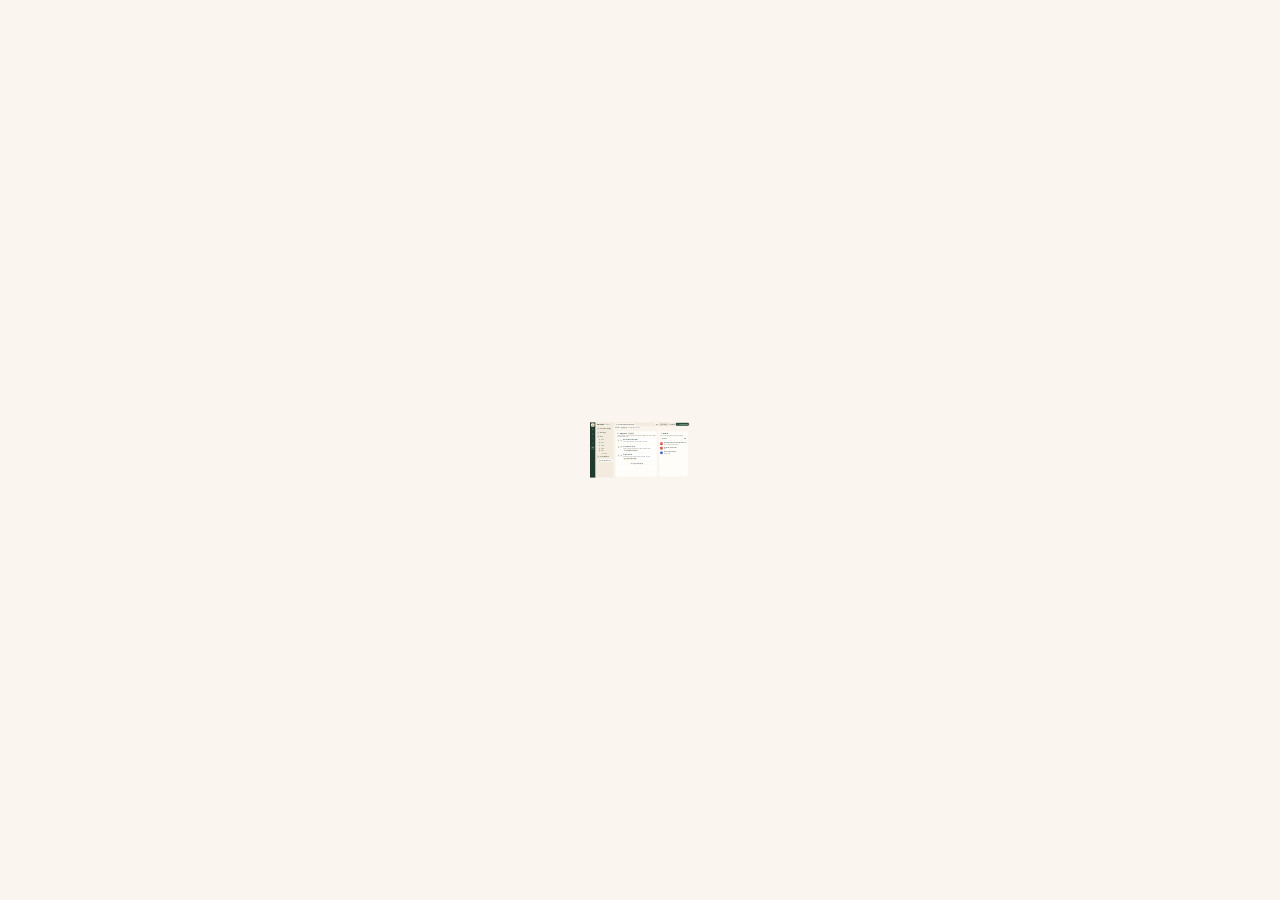
<file: teacher-preview/index.html>
<!doctype html>
<!-- Replica of a work plan in the teacher interface of the school deployment (vibeteachers),
     drawn at 1080 x 600 and scaled to fit, for the teacher tour on os.html. The page there
     calls window.tpShow("plan" | "progress"); each view then plays its own short loop.
     Names and numbers are invented. -->
<html lang="de">
<head>
<meta charset="utf-8">
<meta name="viewport" content="width=device-width,initial-scale=1">
<meta name="robots" content="noindex">
<title>Arbeitsplan in der Lehreransicht</title>
<style>
@font-face {
    font-family: "Bricolage Grotesque";
    font-weight: 200 800;
    font-display: swap;
    src: url("/fonts/BricolageGrotesque-variable-latin.woff2") format("woff2");
    unicode-range: U+0000-00FF, U+0131, U+0152-0153, U+02BB-02BC, U+02C6, U+02DA, U+02DC, U+2000-206F, U+20AC, U+2122, U+2191, U+2193, U+2212, U+2215, U+FEFF, U+FFFD;
}
@font-face {
    font-family: "Bricolage Grotesque";
    font-weight: 200 800;
    font-display: swap;
    src: url("/fonts/BricolageGrotesque-variable-latin-ext.woff2") format("woff2");
    unicode-range: U+0100-02AF, U+0304, U+0308, U+0329, U+1E00-1E9F, U+1EF2-1EFF, U+2020, U+20A0-20AB, U+20AD-20C0, U+2113, U+2C60-2C7F, U+A720-A7FF;
}

:root {
    --ink: #203d30;
    --green: #234b38;
    --rail: #1d3a2c;
    --cream: #faf6ef;
    --sand: #f3ebdd;
    --card: #fffdf9;
    --line: #e8dfcf;
    --stone-200: #e7e5e4;
    --stone-300: #d6d3d1;
    --stone-600: #57534e;
    --done: #065f46;
    --working: rgba(6, 95, 70, 0.45);
    --accent: #c4521f;
    --accent-tint: #fde0cd;
}

* { box-sizing: border-box; }

html, body {
    width: 100%;
    height: 100%;
    margin: 0;
    overflow: hidden;
    background: var(--cream);
}

body {
    color: var(--ink);
    font-family: "Bricolage Grotesque", system-ui, sans-serif;
    -webkit-font-smoothing: antialiased;
}

svg {
    fill: none;
    stroke: currentColor;
    stroke-width: 1.8;
    stroke-linecap: round;
    stroke-linejoin: round;
}

/* The whole replica is laid out at 1080 x 600 and scaled to the frame, so it can never be cut
   off; tan(atan2(a, b)) yields the unitless ratio of two lengths. */
.tp {
    position: absolute;
    top: 50%;
    left: 50%;
    display: grid;
    grid-template-columns: 60px 196px minmax(0, 1fr);
    width: 1080px;
    height: 600px;
    overflow: hidden;
    transform: translate(-50%, -50%) scale(min(tan(atan2(100vw, 1080px)), tan(atan2(100vh, 600px))));
    transition: transform 0.8s cubic-bezier(0.3, 0, 0.2, 1);
}

/* ---------- Rail and course sidebar ---------- */

.rail {
    display: flex;
    flex-direction: column;
    gap: 10px;
    align-items: center;
    padding: 12px 0;
    background: var(--rail);
}

.rail i {
    display: grid;
    place-items: center;
    width: 38px;
    height: 38px;
    color: #e9f1ea;
    border: 1px solid rgba(255, 255, 255, 0.14);
    border-radius: 11px;
}

.rail i svg {
    width: 17px;
    height: 17px;
}

.rail .school {
    background: #f1e5cf;
    border: 0;
}

.rail .course {
    margin-top: 6px;
    font-size: 12px;
    font-style: normal;
    font-weight: 700;
    background: rgba(255, 255, 255, 0.1);
}

.side {
    padding: 14px 12px;
    background: var(--sand);
    border-right: 1px solid var(--line);
}

.side-title {
    display: flex;
    gap: 6px;
    align-items: center;
    margin: 2px 4px 14px;
    font-size: 17px;
    font-weight: 700;
    letter-spacing: -0.02em;
}

.chip {
    padding: 2px 7px;
    font-size: 11px;
    font-weight: 600;
    background: var(--card);
    border-radius: 6px;
}

.nav {
    display: flex;
    gap: 9px;
    align-items: center;
    margin: 4px 0;
    padding: 5px 4px;
    font-size: 14px;
    font-weight: 600;
}

.nav i {
    display: grid;
    place-items: center;
    width: 28px;
    height: 28px;
    background: rgba(32, 61, 48, 0.07);
    border-radius: 50%;
}

.nav svg {
    width: 15px;
    height: 15px;
}

.pupils {
    margin: 0 0 6px 18px;
    padding: 0;
    list-style: none;
    font-size: 13px;
}

.pupils li {
    display: flex;
    gap: 8px;
    align-items: center;
    padding: 4px 0;
}

.av {
    display: grid;
    place-items: center;
    width: 22px;
    height: 22px;
    font-size: 10px;
    font-weight: 700;
    border-radius: 50%;
}

.pupils .more {
    padding-left: 30px;
    color: var(--stone-600);
    font-size: 12px;
}

.plan-link {
    margin: 2px 0 0 18px;
    padding: 7px 10px;
    font-size: 13px;
    font-weight: 600;
    background: var(--card);
    border-radius: 9px;
}

/* ---------- Main: tab bar and details ---------- */

.main {
    position: relative;
    display: flex;
    flex-direction: column;
    min-width: 0;
    background:
        radial-gradient(circle, rgba(32, 61, 48, 0.07) 1px, transparent 1.4px) 0 0 / 18px 18px,
        var(--cream);
}

.bar {
    display: flex;
    gap: 10px;
    align-items: center;
    height: 44px;
    padding: 0 12px;
    background: var(--sand);
}

.tab {
    display: flex;
    gap: 7px;
    align-items: center;
    align-self: flex-end;
    height: 36px;
    padding: 0 14px;
    font-size: 14px;
    font-weight: 600;
    background: var(--cream);
    border-radius: 10px 10px 0 0;
}

.tab svg {
    width: 15px;
    height: 15px;
}

.switch {
    display: flex;
    margin-left: auto;
    padding: 3px;
    background: rgba(32, 61, 48, 0.07);
    border-radius: 10px;
}

.switch span {
    padding: 5px 12px;
    font-size: 13px;
    font-weight: 600;
    color: var(--stone-600);
    border-radius: 8px;
    transition: background-color 0.3s, color 0.3s;
}

html:not(.v-progress) .sw-plan,
html.v-progress .sw-progress {
    color: var(--ink);
    background: var(--card);
    box-shadow: 0 1px 2px rgba(32, 61, 48, 0.12);
}

.state {
    display: flex;
    gap: 6px;
    align-items: center;
    font-size: 13px;
    font-weight: 600;
}

.state .dot {
    width: 7px;
    height: 7px;
    background: #b8b2a7;
    border-radius: 50%;
    transition: background-color 0.3s;
}

.state .s-live,
html.published .state .s-draft {
    display: none;
}

html.published .state .s-live {
    display: inline;
}

html.published .state .dot {
    background: #16a34a;
}

.publish {
    display: flex;
    gap: 6px;
    align-items: center;
    padding: 7px 13px;
    font-size: 13px;
    font-weight: 600;
    color: #fff;
    background: var(--green);
    border-radius: 9px;
    transition: transform 0.15s, background-color 0.3s, color 0.3s;
}

.publish svg {
    width: 14px;
    height: 14px;
}

html.press-publish .publish {
    transform: scale(0.92);
}

html.published .publish {
    color: var(--green);
    background: #dcefe3;
}

.details {
    display: flex;
    gap: 10px;
    align-items: center;
    height: 36px;
    padding: 0 18px;
    font-size: 13px;
    border-bottom: 1px solid var(--line);
}

.details b {
    font-weight: 600;
}

.details .chip {
    background: var(--sand);
}

.details .muted {
    color: var(--stone-600);
}

.views {
    position: relative;
    flex: 1;
    min-height: 0;
}

.view {
    position: absolute;
    inset: 0;
    padding: 16px 18px;
    transition: opacity 0.4s, transform 0.4s;
}

.view-progress,
html.v-progress .view-plan {
    opacity: 0;
    transform: translateY(8px);
    pointer-events: none;
}

html.v-progress .view-progress {
    opacity: 1;
    transform: none;
}

/* ---------- Plan view ---------- */

.view-plan {
    display: grid;
    grid-template-columns: minmax(0, 1fr) 318px;
    gap: 16px;
}

.panel {
    min-height: 0;
    background: var(--card);
    border: 1px solid var(--line);
    border-radius: 16px;
}

.panel-head {
    display: flex;
    gap: 9px;
    align-items: center;
    padding: 14px 16px 4px;
    font-size: 16px;
    font-weight: 700;
}

.panel-head svg {
    width: 19px;
    height: 19px;
}

.panel-head .chip {
    background: var(--sand);
}

.panel-hint {
    margin: 0;
    padding: 0 16px 10px;
    font-size: 12px;
    color: var(--stone-600);
}

.tasks {
    display: grid;
    gap: 8px;
    padding: 0 14px 14px;
}

.task {
    display: grid;
    grid-template-columns: 12px 26px minmax(0, 1fr);
    gap: 9px;
    align-items: start;
    padding: 11px 12px;
    background: #fff;
    border: 1px solid var(--line);
    border-radius: 12px;
    transition: border-color 0.3s, background-color 0.3s;
}

.grip {
    width: 12px;
    height: 18px;
    margin-top: 4px;
    background: radial-gradient(circle, #c7bfb1 1.3px, transparent 1.6px) 0 0 / 6px 6px;
}

.num {
    display: grid;
    place-items: center;
    width: 26px;
    height: 26px;
    font-size: 12px;
    font-weight: 700;
    background: var(--sand);
    border-radius: 50%;
}

.task b {
    display: block;
    font-size: 14px;
    font-weight: 700;
}

.task p {
    margin: 1px 0 0;
    font-size: 12px;
    color: var(--stone-600);
}

.links {
    display: flex;
    flex-wrap: wrap;
    gap: 6px;
    min-height: 0;
    margin-top: 7px;
}

.link {
    display: inline-flex;
    gap: 5px;
    align-items: center;
    padding: 3px 9px 3px 7px;
    font-size: 11.5px;
    font-weight: 600;
    background: var(--sand);
    border-radius: 999px;
}

.link svg {
    width: 13px;
    height: 13px;
}

.link.is-new {
    display: none;
}

html.linked-1 .task-1 .link.is-new,
html.linked-2 .task-2 .link.is-new {
    display: inline-flex;
    animation: pop 0.35s cubic-bezier(0.3, 1.6, 0.5, 1) both;
}

html.drop-1 .task-1,
html.drop-2 .task-2 {
    background: #fff8ef;
    border-color: var(--accent);
}

.add-task {
    display: flex;
    gap: 6px;
    align-items: center;
    justify-content: center;
    padding: 8px;
    font-size: 13px;
    font-weight: 600;
    border: 1px dashed var(--stone-300);
    border-radius: 10px;
}

.add-task svg {
    width: 14px;
    height: 14px;
}

/* Files panel */
.files-bar {
    display: flex;
    gap: 8px;
    align-items: center;
    padding: 6px 12px;
    font-size: 13px;
    font-weight: 600;
    border-top: 1px solid var(--line);
    border-bottom: 1px solid var(--line);
}

.files-bar .new {
    position: relative;
    display: flex;
    gap: 5px;
    align-items: center;
    margin-left: auto;
    padding: 5px 10px;
    background: #fff;
    border: 1px solid var(--line);
    border-radius: 8px;
    transition: transform 0.15s;
}

.files-bar svg {
    width: 14px;
    height: 14px;
}

html.press-new .files-bar .new {
    transform: scale(0.92);
}

.menu {
    position: absolute;
    top: calc(100% + 6px);
    right: 0;
    z-index: 5;
    width: 190px;
    padding: 5px;
    font-size: 13px;
    font-weight: 500;
    background: #fff;
    border: 1px solid var(--line);
    border-radius: 10px;
    box-shadow: 0 10px 30px rgba(32, 61, 48, 0.16);
    opacity: 0;
    transform: translateY(-4px);
    transition: opacity 0.2s, transform 0.2s;
    pointer-events: none;
}

.menu span {
    display: flex;
    gap: 7px;
    align-items: center;
    padding: 6px 8px;
    border-radius: 7px;
}

html.menu-open .menu {
    opacity: 1;
    transform: none;
}

html.menu-pick .menu .pick {
    background: var(--accent-tint);
}

.file-list {
    margin: 0;
    padding: 6px 8px;
    list-style: none;
}

.file {
    display: grid;
    grid-template-columns: 26px minmax(0, 1fr);
    gap: 9px;
    align-items: center;
    padding: 7px 6px;
    border-radius: 9px;
    transition: background-color 0.3s;
}

.ficon {
    display: grid;
    place-items: center;
    width: 26px;
    height: 30px;
    font-size: 8px;
    font-weight: 800;
    color: #fff;
    border-radius: 4px;
}

.ficon.pdf { background: #d0473a; }
.ficon.sheet { background: var(--accent); }
.ficon.app { background: #2747c4; border-radius: 8px; height: 26px; }

.file b {
    display: block;
    overflow: hidden;
    font-size: 13px;
    font-weight: 600;
    white-space: nowrap;
    text-overflow: ellipsis;
}

.file em {
    font-size: 11.5px;
    font-style: normal;
    color: var(--stone-600);
}

html.lift-1 .file-1,
html.lift-2 .file-new {
    background: var(--accent-tint);
}

/* The new worksheet: first being made, then ready. */
.file-new {
    display: none;
}

html.making .file-new,
html.made .file-new {
    display: grid;
    animation: pop 0.35s cubic-bezier(0.3, 1.6, 0.5, 1) both;
}

.file-new .ready,
html.made .file-new .making {
    display: none;
}

html.made .file-new .ready {
    display: inline;
}

.file-new .making {
    background: linear-gradient(90deg, #c4521f 0 40%, #f4a77b 50%, #c4521f 60% 100%) 0 0 / 300% 100%;
    background-clip: text;
    color: transparent;
    animation: shimmer 1.2s linear infinite;
}

/* The file that travels from the files panel onto a task. */
.ghost {
    position: absolute;
    z-index: 20;
    display: none;
    gap: 6px;
    align-items: center;
    padding: 6px 10px 6px 7px;
    font-size: 12px;
    font-weight: 600;
    background: #fff;
    border: 1px solid var(--accent);
    border-radius: 10px;
    box-shadow: 0 12px 28px rgba(32, 61, 48, 0.22);
    transform: rotate(-3deg);
}

.ghost .ficon {
    width: 18px;
    height: 22px;
    font-size: 6px;
}

/* ---------- Progress view ---------- */

.view-progress {
    display: grid;
    grid-template-columns: minmax(0, 1fr) 252px;
    gap: 16px;
}

.pv-head {
    display: flex;
    gap: 12px;
    align-items: center;
    margin: 2px 0 10px;
}

.pv-head h3 {
    margin: 0;
    font-size: 18px;
    font-weight: 700;
    letter-spacing: -0.02em;
}

.pv-head .switch {
    margin-left: auto;
}

.pv-head .switch span:first-child {
    color: var(--ink);
    background: var(--card);
    box-shadow: 0 1px 2px rgba(32, 61, 48, 0.12);
}

.legend {
    display: flex;
    gap: 14px;
    margin: 0 0 10px;
    font-size: 12px;
    color: var(--stone-600);
}

.legend span {
    display: inline-flex;
    gap: 5px;
    align-items: center;
}

.legend i {
    width: 12px;
    height: 12px;
    border-radius: 3px;
}

.st-done { background: var(--done); }
.st-working { background: var(--working); }
.st-none { background: #fff; box-shadow: inset 0 0 0 1px var(--stone-300); }
.st-locked { background: var(--stone-300); }

.table {
    background: #fff;
    border: 1px solid var(--stone-200);
    border-radius: 16px;
}

.row {
    display: grid;
    grid-template-columns: minmax(0, 1fr) 188px 58px;
    gap: 14px;
    align-items: center;
    padding: 12px 14px;
    border-top: 1px solid rgba(231, 229, 228, 0.8);
    transition: background-color 0.4s;
}

.row.head {
    padding-top: 9px;
    padding-bottom: 9px;
    font-size: 11.5px;
    font-weight: 600;
    color: var(--stone-600);
    border-top: 0;
}

.row .t {
    display: flex;
    gap: 9px;
    align-items: flex-start;
}

.row .t .num {
    flex: none;
    width: 24px;
    height: 24px;
    font-size: 11px;
    background: #f5f5f4;
}

.row .t b {
    display: block;
    font-size: 13.5px;
    font-weight: 700;
}

.row .t em {
    font-size: 11.5px;
    font-style: normal;
    color: var(--stone-600);
}

.segs {
    display: flex;
    height: 16px;
    overflow: hidden;
    border-radius: 5px;
    box-shadow: inset 0 0 0 1px var(--stone-300);
}

.segs i {
    flex: 1;
    background: #fff;
    border-right: 1px solid rgba(255, 255, 255, 0.6);
    transition: background-color 0.35s;
}

html.filled .segs i.d { background: var(--done); }
html.filled .segs i.w { background: var(--working); }
html.filled .segs i.l { background: var(--stone-300); }

.count {
    display: block;
    margin-top: 4px;
    font-size: 11.5px;
    color: var(--stone-600);
    opacity: 0;
    transition: opacity 0.4s 0.8s;
}

html.filled .count {
    opacity: 1;
}

.measure {
    font-size: 15px;
    font-weight: 700;
    opacity: 0;
    transition: opacity 0.4s 0.9s;
}

html.filled .measure {
    opacity: 1;
}

html.finding .row-2 {
    background: #fff4ec;
}

/* Finding */
.finding-box {
    align-self: start;
    padding: 14px;
    background: #fff;
    border: 1px solid var(--stone-200);
    border-radius: 16px;
    opacity: 0;
    transform: translateX(16px);
    transition: opacity 0.45s, transform 0.5s cubic-bezier(0.3, 1.3, 0.5, 1);
}

html.finding .finding-box {
    opacity: 1;
    transform: none;
}

.fb-label {
    display: flex;
    gap: 6px;
    align-items: center;
    margin: 0 0 8px;
    font-size: 12px;
    font-weight: 700;
    color: var(--accent);
}

.fb-label svg {
    width: 15px;
    height: 15px;
}

.finding-box h4 {
    margin: 0 0 5px;
    font-size: 15px;
    font-weight: 700;
    line-height: 1.25;
}

.finding-box p {
    margin: 0 0 10px;
    font-size: 12.5px;
    line-height: 1.4;
    color: var(--stone-600);
}

.fb-who {
    display: flex;
    gap: 4px;
    align-items: center;
    margin: 0 0 12px;
}

.fb-who .av {
    margin-left: -6px;
    box-shadow: 0 0 0 2px #fff;
}

.fb-who .av:first-child {
    margin-left: 0;
}

.fb-who span {
    margin-left: 4px;
    font-size: 12px;
    font-weight: 600;
}

.fb-next {
    padding: 10px 11px;
    font-size: 12.5px;
    background: var(--cream);
    border-radius: 10px;
}

.fb-next b {
    display: block;
    margin-bottom: 2px;
    font-size: 11px;
    font-weight: 700;
    color: var(--stone-600);
}

.fb-btn {
    display: inline-flex;
    gap: 6px;
    align-items: center;
    margin-top: 10px;
    padding: 7px 12px;
    font-size: 12.5px;
    font-weight: 600;
    color: #fff;
    background: var(--green);
    border-radius: 9px;
}

.fb-btn svg {
    width: 14px;
    height: 14px;
}

@keyframes pop {
    from { opacity: 0; transform: scale(0.7); }
    to { opacity: 1; transform: none; }
}

@keyframes shimmer {
    from { background-position: 100% 0; }
    to { background-position: 0 0; }
}

/* Plan tasks come in one after another when the plan view starts. */
@media (prefers-reduced-motion: no-preference) {
    html.tasks-in .task {
        animation: task-in 0.45s cubic-bezier(0.3, 1.2, 0.5, 1) both;
    }

    html.tasks-in .task-2 { animation-delay: 0.2s; }
    html.tasks-in .task-3 { animation-delay: 0.4s; }

    @keyframes task-in {
        from { opacity: 0; transform: translateY(10px); }
        to { opacity: 1; transform: none; }
    }
}

/* In the page's frame the work plan area fills the width: the rail and the course sidebar are
   left out so the text stays readable. Opened on its own, the whole replica shows. */
html.in-frame .tp {
    top: 0;
    left: 0;
    transform-origin: 0 0;
    transform: scale(tan(atan2(100vw, 824px))) translate(-256px, 0);
}

/* Narrow frames (phones) look closer: the plan view at the tasks and files, the progress
   view at the table first and then at the finding. */
@media (max-width: 519px) {
    html.in-frame .tp,
    .tp {
        top: 0;
        left: 0;
        transform-origin: 0 0;
        transform: scale(tan(atan2(100vw, 560px))) translate(-262px, -80px);
    }

    html.in-frame.v-progress .tp,
    html.v-progress .tp {
        transform: scale(tan(atan2(100vw, 560px))) translate(-262px, -80px);
    }

    html.in-frame.v-progress.finding .tp,
    html.v-progress.finding .tp {
        transform: scale(tan(atan2(100vw, 560px))) translate(-528px, -80px);
    }
}
</style>
</head>
<body>
<div class="tp" aria-hidden="true">
    <nav class="rail">
        <i class="school"><svg viewBox="0 0 24 24" style="color:#c97654"><path d="M3.5 11L12 4l8.5 7M6 10v9.5h12V10" style="stroke:#234b38"/><path d="M10 19.5v-5h4v5" style="stroke:#234b38"/></svg></i>
        <i><svg viewBox="0 0 24 24"><rect x="4" y="5" width="16" height="12" rx="2"/><path d="M9 20h6"/></svg></i>
        <i><svg viewBox="0 0 24 24"><circle cx="9" cy="9" r="3"/><circle cx="16.5" cy="10" r="2.5"/><path d="M4 19c.8-3 3-4.5 5-4.5s4.2 1.5 5 4.5M14.5 15.5c2.5-.5 4.5.8 5.5 3.5"/></svg></i>
        <i><svg viewBox="0 0 24 24"><path d="M12 3.5l7 3v5c0 4.2-3 7.6-7 9-4-1.4-7-4.8-7-9v-5z"/></svg></i>
        <i><svg viewBox="0 0 24 24"><path d="M5 18.5V7a2 2 0 0 1 2-2h10a2 2 0 0 1 2 2v7a2 2 0 0 1-2 2H8z"/></svg></i>
        <i class="course">9b</i>
    </nav>

    <aside class="side">
        <div class="side-title">Mathe 9b <span class="chip">Klasse 9</span></div>
        <div class="nav"><i><svg viewBox="0 0 24 24"><path d="M5 18.5V7a2 2 0 0 1 2-2h10a2 2 0 0 1 2 2v7a2 2 0 0 1-2 2H8z"/></svg></i>Assistenz fragen</div>
        <div class="nav"><i><svg viewBox="0 0 24 24"><path d="M3 12h4l3 7 4-14 3 7h4"/></svg></i>Nutzung</div>
        <div class="nav"><i><svg viewBox="0 0 24 24"><path d="M4 9l8-4 8 4-8 4zM8 11v4c2.5 2 5.5 2 8 0v-4"/></svg></i>SuS</div>
        <ul class="pupils">
            <li><span class="av" style="background:#fde0cd;color:#9a3d12">AL</span>Ada</li>
            <li><span class="av" style="background:#dde5ff;color:#2747c4">BB</span>Ben</li>
            <li><span class="av" style="background:#d3efdf;color:#12734a">CS</span>Clara</li>
            <li><span class="av" style="background:#efe3f7;color:#7b4aa0">DK</span>Daria</li>
            <li><span class="av" style="background:#f6e6b0;color:#7a5a06">EW</span>Emil</li>
            <li class="more">+ 17 weitere</li>
        </ul>
        <div class="nav"><i><svg viewBox="0 0 24 24"><rect x="4" y="7" width="16" height="12" rx="2"/><path d="M9 7V5h6v2"/></svg></i>Arbeitspläne</div>
        <div class="plan-link">Quadratische Funk…</div>
    </aside>

    <main class="main">
        <div class="bar">
            <span class="tab"><svg viewBox="0 0 24 24"><rect x="4" y="4" width="16" height="16" rx="2"/><path d="M10 4v16"/></svg>Quadratische Funktionen</span>
            <span class="switch"><span class="sw-plan">Plan</span><span class="sw-progress">Fortschritt</span></span>
            <span class="state"><i class="dot"></i><span class="s-draft">Entwurf</span><span class="s-live">Veröffentlicht</span></span>
            <span class="publish"><svg viewBox="0 0 24 24"><path d="M5 19l2.5-6.5L17 3l1 1-9.5 9.5zM14 6l4 4"/></svg>Veröffentlichen</span>
        </div>
        <div class="details"><b>Details</b><span class="chip">Mathematik</span><span class="muted">3 Aufgaben · 22 SuS</span></div>

        <div class="views">
            <section class="view view-plan">
                <div class="panel">
                    <div class="panel-head"><svg viewBox="0 0 24 24"><circle cx="12" cy="12" r="8.5"/><path d="M8.5 12.2l2.4 2.4 4.6-4.9"/></svg>Aufgaben <span class="chip">3 Aufgaben</span></div>
                    <p class="panel-hint">Ziehe Aufgaben in die richtige Reihenfolge. Ziehe Dateien auf eine Aufgabe, um sie zu verknüpfen.</p>
                    <div class="tasks">
                        <div class="task task-1"><span class="grip"></span><span class="num">1</span><div><b>Wertetabelle ausfüllen</b><p>Fülle die Tabelle aus und zeichne den Graphen.</p><div class="links"><span class="link is-new" data-slot="1"><svg viewBox="0 0 24 24"><path d="M7 3.5h7l4 4v13H7zM14 3.5v4h4"/></svg>Arbeitsblatt Quadratische Funktionen.pdf</span></div></div></div>
                        <div class="task task-2"><span class="grip"></span><span class="num">2</span><div><b>Scheitelform lesen</b><p>Lies Scheitelpunkt und Öffnung ab, bei jeder Parabel.</p><div class="links"><span class="link"><svg viewBox="0 0 24 24"><path d="M7 3.5h7l4 4v13H7zM14 3.5v4h4"/></svg>Lehrmittel S. 42–47.pdf</span><span class="link is-new" data-slot="2"><svg viewBox="0 0 24 24"><path d="M7 3.5h7l4 4v13H7zM14 3.5v4h4"/></svg>Übungsblatt Scheitelform</span></div></div></div>
                        <div class="task task-3"><span class="grip"></span><span class="num">3</span><div><b>Graph ablesen</b><p>Bestimme die Funktionsgleichung aus dem Graphen.</p><div class="links"><span class="link"><svg viewBox="0 0 24 24"><rect x="4.5" y="5" width="15" height="14" rx="3"/><path d="M8.5 9.5h7M8.5 13h4"/></svg>Lernkarten Parabeln</span></div></div></div>
                        <div class="add-task"><svg viewBox="0 0 24 24"><path d="M12 5v14M5 12h14"/></svg>Aufgabe hinzufügen</div>
                    </div>
                </div>
                <div class="panel">
                    <div class="panel-head"><svg viewBox="0 0 24 24"><path d="M3.5 7.5a2 2 0 0 1 2-2h4l2 2h7a2 2 0 0 1 2 2v8a2 2 0 0 1-2 2h-13a2 2 0 0 1-2-2z"/></svg>Dateien</div>
                    <p class="panel-hint">Die SuS sehen diese Dateien im Arbeitsplan.</p>
                    <div class="files-bar"><svg viewBox="0 0 24 24"><path d="M3.5 7.5a2 2 0 0 1 2-2h4l2 2h7a2 2 0 0 1 2 2v8a2 2 0 0 1-2 2h-13a2 2 0 0 1-2-2z"/></svg>Dateien<span class="new"><svg viewBox="0 0 24 24"><path d="M12 5v14M5 12h14"/></svg>Neu<span class="menu"><span><svg viewBox="0 0 24 24"><path d="M12 16V5M7.5 9.5L12 5l4.5 4.5M5 19h14"/></svg>Datei hochladen</span><span class="pick"><svg viewBox="0 0 24 24"><path d="M12 3.5l1.8 4.7 4.7 1.8-4.7 1.8L12 16.5l-1.8-4.7L5.5 10l4.7-1.8z"/></svg>Arbeitsblatt erstellen</span><span><svg viewBox="0 0 24 24"><rect x="4.5" y="5" width="15" height="14" rx="3"/><path d="M8.5 9.5h7M8.5 13h4"/></svg>Übungs-App</span></span></span></div>
                    <ul class="file-list">
                        <li class="file file-1"><span class="ficon pdf">PDF</span><span><b>Arbeitsblatt Quadratische Funktionen.pdf</b><em>PDF · von Ihnen hochgeladen</em></span></li>
                        <li class="file"><span class="ficon pdf">PDF</span><span><b>Lehrmittel S. 42–47.pdf</b><em>PDF</em></span></li>
                        <li class="file"><span class="ficon app">APP</span><span><b>Lernkarten Parabeln</b><em>Übungs-App</em></span></li>
                        <li class="file file-new"><span class="ficon sheet">NEU</span><span><b>Übungsblatt Scheitelform</b><em><span class="making">Wird erstellt …</span><span class="ready">Arbeitsblatt · neu erstellt</span></em></span></li>
                    </ul>
                </div>
            </section>

            <section class="view view-progress">
                <div>
                    <div class="pv-head"><h3>Klassenübersicht</h3><span class="switch"><span>Nach Aufgabe</span><span>Nach Schüler:in</span></span></div>
                    <div class="legend"><span><i class="st-done"></i>Fertig</span><span><i class="st-working"></i>In Arbeit</span><span><i class="st-none"></i>Nicht begonnen</span><span><i class="st-locked"></i>Gesperrt</span></div>
                    <div class="table">
                        <div class="row head"><span>Aufgabe</span><span>Wie weit (22 SuS)</span><span>Gemessen</span></div>
                        <div class="row row-1"><span class="t"><span class="num">1</span><span><b>Wertetabelle ausfüllen</b><em>Abgabe · Arbeitsblatt</em></span></span><span><span class="segs" data-segs="18,3,1,0"></span><span class="count">18 von 22 fertig</span></span><span class="measure">86 %</span></div>
                        <div class="row row-2"><span class="t"><span class="num">2</span><span><b>Scheitelform lesen</b><em>Vom Tutor beurteilt</em></span></span><span><span class="segs" data-segs="9,7,6,0"></span><span class="count">9 von 22 fertig · 7 in Arbeit</span></span><span class="measure">61 %</span></div>
                        <div class="row row-3"><span class="t"><span class="num">3</span><span><b>Graph ablesen</b><em>Übungs-App · Lernkarten</em></span></span><span><span class="segs" data-segs="3,4,9,6"></span><span class="count">3 von 22 fertig · 6 gesperrt</span></span><span class="measure">—</span></div>
                    </div>
                </div>
                <aside class="finding-box">
                    <p class="fb-label"><svg viewBox="0 0 24 24"><path d="M12 3.5l1.8 4.7 4.7 1.8-4.7 1.8L12 16.5l-1.8-4.7L5.5 10l4.7-1.8z"/></svg>Erkenntnis 1 · Aufgabe 2</p>
                    <h4>Vorzeichen in der Scheitelform</h4>
                    <p>7 von 22 lesen bei <i>f(x) = (x − 3)² + 1</i> den Scheitelpunkt als S(−3 | 1).</p>
                    <div class="fb-who"><span class="av" style="background:#efe3f7;color:#7b4aa0">DK</span><span class="av" style="background:#f6e6b0;color:#7a5a06">EW</span><span class="av" style="background:#dde5ff;color:#2747c4">FN</span><span>Daria, Emil, Finn + 4</span></div>
                    <div class="fb-next"><b>Nächster Schritt</b>Kurz gemeinsam klären, dann gezielt üben.</div>
                    <span class="fb-btn"><svg viewBox="0 0 24 24"><path d="M12 3.5l1.8 4.7 4.7 1.8-4.7 1.8L12 16.5l-1.8-4.7L5.5 10l4.7-1.8z"/></svg>Übung erstellen</span>
                </aside>
            </section>
        </div>
        <div class="ghost"><span class="ficon pdf">PDF</span><span class="ghost-name"></span></div>
    </main>
</div>

<script>
    // Builds the progress bars, then plays a short loop for the view the page asks for.
    (function () {
        var root = document.documentElement;
        var still = window.matchMedia("(prefers-reduced-motion: reduce)").matches;
        var timers = [];
        var view = null;
        var ghost = document.querySelector(".ghost");
        var ghostName = ghost.querySelector(".ghost-name");
        var ghostIcon = ghost.querySelector(".ficon");
        var main = document.querySelector(".main");
        var PHASES = ["tasks-in", "lift-1", "drop-1", "linked-1", "press-new", "menu-open", "menu-pick",
            "making", "made", "lift-2", "drop-2", "linked-2", "press-publish", "published", "filled", "finding"];

        // Segment bars: done, working, not started, locked; each segment fills a little later.
        document.querySelectorAll(".segs").forEach(function (bar, row) {
            var counts = bar.getAttribute("data-segs").split(",").map(Number);
            ["d", "w", "n", "l"].forEach(function (kind, k) {
                for (var i = 0; i < counts[k]; i++) {
                    var seg = document.createElement("i");
                    seg.className = kind;
                    seg.style.transitionDelay = (row * 0.25 + bar.childElementCount * 0.03) + "s";
                    bar.appendChild(seg);
                }
            });
        });

        function at(ms, fn) {
            timers.push(setTimeout(fn, ms));
        }

        function set(names) {
            PHASES.forEach(function (name) { root.classList.remove(name); });
            names.forEach(function (name) { root.classList.add(name); });
        }

        function add(name) { root.classList.add(name); }
        function drop(name) { root.classList.remove(name); }

        // Position of an element inside .main, in the replica's own (unscaled) pixels.
        function spot(el) {
            var x = 0, y = 0;
            while (el && el !== main) {
                x += el.offsetLeft;
                y += el.offsetTop;
                el = el.offsetParent;
            }
            return { x: x, y: y };
        }

        // A file travels from its row in the files panel onto a task.
        function fly(fromSelector, toSelector, label, kind, duration) {
            var from = spot(document.querySelector(fromSelector));
            var target = document.querySelector(toSelector);
            var to = spot(target.closest(".task").querySelector(".links"));
            ghostName.textContent = label;
            ghostIcon.className = "ficon " + kind;
            ghostIcon.textContent = kind === "pdf" ? "PDF" : "NEU";
            ghost.style.display = "flex";
            ghost.animate([
                { transform: "translate(" + (from.x + 4) + "px," + (from.y + 2) + "px) rotate(0deg)", opacity: 0.4 },
                { transform: "translate(" + (from.x - 30) + "px," + (from.y - 14) + "px) rotate(-4deg)", opacity: 1, offset: 0.2 },
                { transform: "translate(" + to.x + "px," + (to.y - 2) + "px) rotate(-2deg)", opacity: 1 }
            ], { duration: duration, easing: "cubic-bezier(0.45, 0, 0.25, 1)", fill: "forwards" });
            at(duration + 60, function () { ghost.style.display = "none"; });
        }

        function playPlan() {
            set([]);
            drop("published");
            if (still) return set(["linked-1", "made", "linked-2", "published"]);
            add("tasks-in");
            at(1300, function () { add("lift-1"); fly(".file-1", ".task-1 [data-slot]", "Arbeitsblatt Quadratische Funktionen.pdf", "pdf", 1100); });
            at(2250, function () { add("drop-1"); });
            at(2500, function () { drop("lift-1"); drop("drop-1"); add("linked-1"); });
            at(3200, function () { add("press-new"); });
            at(3400, function () { drop("press-new"); add("menu-open"); });
            at(3900, function () { add("menu-pick"); });
            at(4300, function () { drop("menu-open"); drop("menu-pick"); add("making"); });
            at(5600, function () { drop("making"); add("made"); });
            at(6100, function () { add("lift-2"); fly(".file-new", ".task-2 [data-slot]", "Übungsblatt Scheitelform", "sheet", 1000); });
            at(6950, function () { add("drop-2"); });
            at(7200, function () { drop("lift-2"); drop("drop-2"); add("linked-2"); });
            at(7900, function () { add("press-publish"); });
            at(8100, function () { drop("press-publish"); add("published"); });
            at(11500, playPlan);
        }

        function playProgress() {
            set(["linked-1", "made", "linked-2", "published"]);
            if (still) return set(["linked-1", "made", "linked-2", "published", "filled", "finding"]);
            at(150, function () { add("filled"); });
            at(2600, function () { add("finding"); });
        }

        window.tpShow = function (name) {
            if (name === view) return;
            view = name;
            timers.forEach(clearTimeout);
            timers = [];
            ghost.getAnimations().forEach(function (a) { a.cancel(); });
            ghost.style.display = "none";
            root.classList.toggle("v-progress", name === "progress");
            if (name === "progress") playProgress(); else playPlan();
        };

        if (window.parent && window.parent !== window) root.classList.add("in-frame");
        else window.tpShow("plan");
    })();
</script>
</body>
</html>
</file>
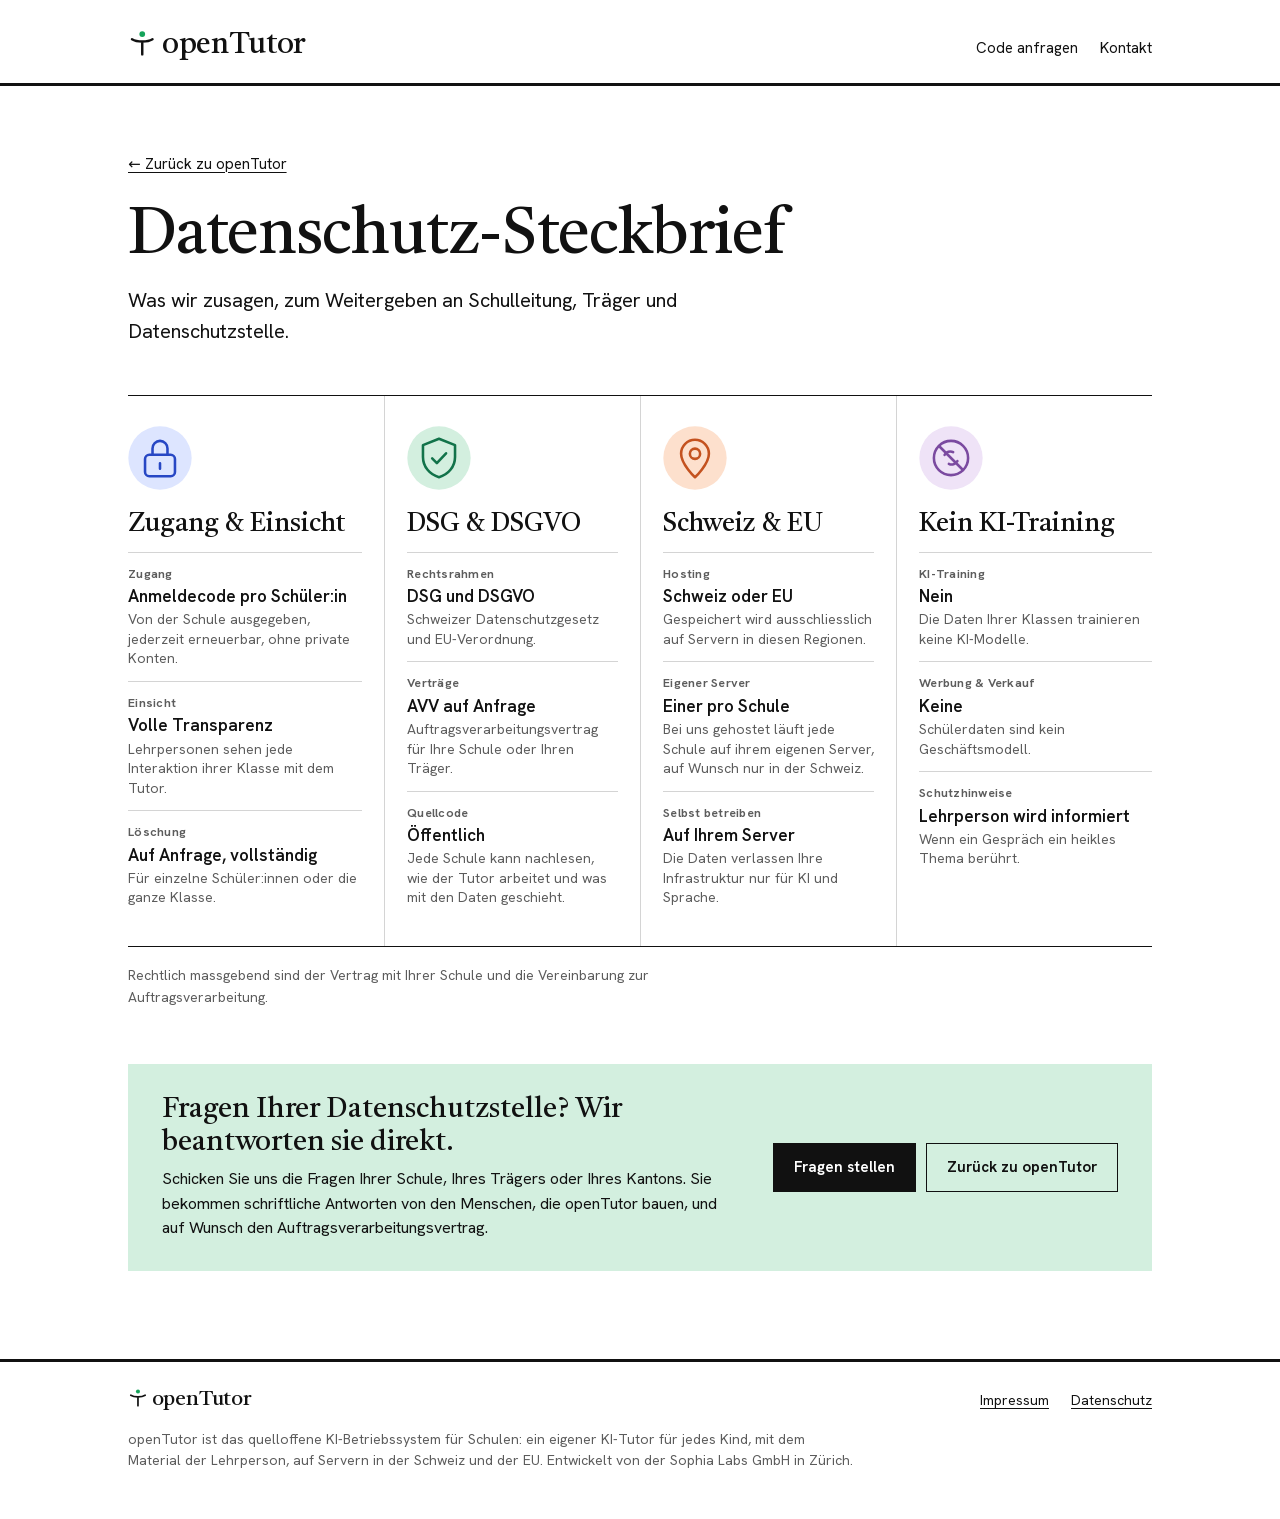
<file: datenschutz.html>
<!doctype html>
<html lang="de">
<head>
<meta charset="utf-8">
<title>openTutor</title>
<meta name="robots" content="noindex">
<link rel="canonical" href="https://open.tutor.new/datenschutz/">
<meta http-equiv="refresh" content="0; url=/datenschutz/">
<script>location.replace("/datenschutz/" + location.hash);</script>
</head>
<body><p>Diese Seite ist umgezogen: <a href="/datenschutz/">https://open.tutor.new/datenschutz/</a></p></body>
</html>
</file>
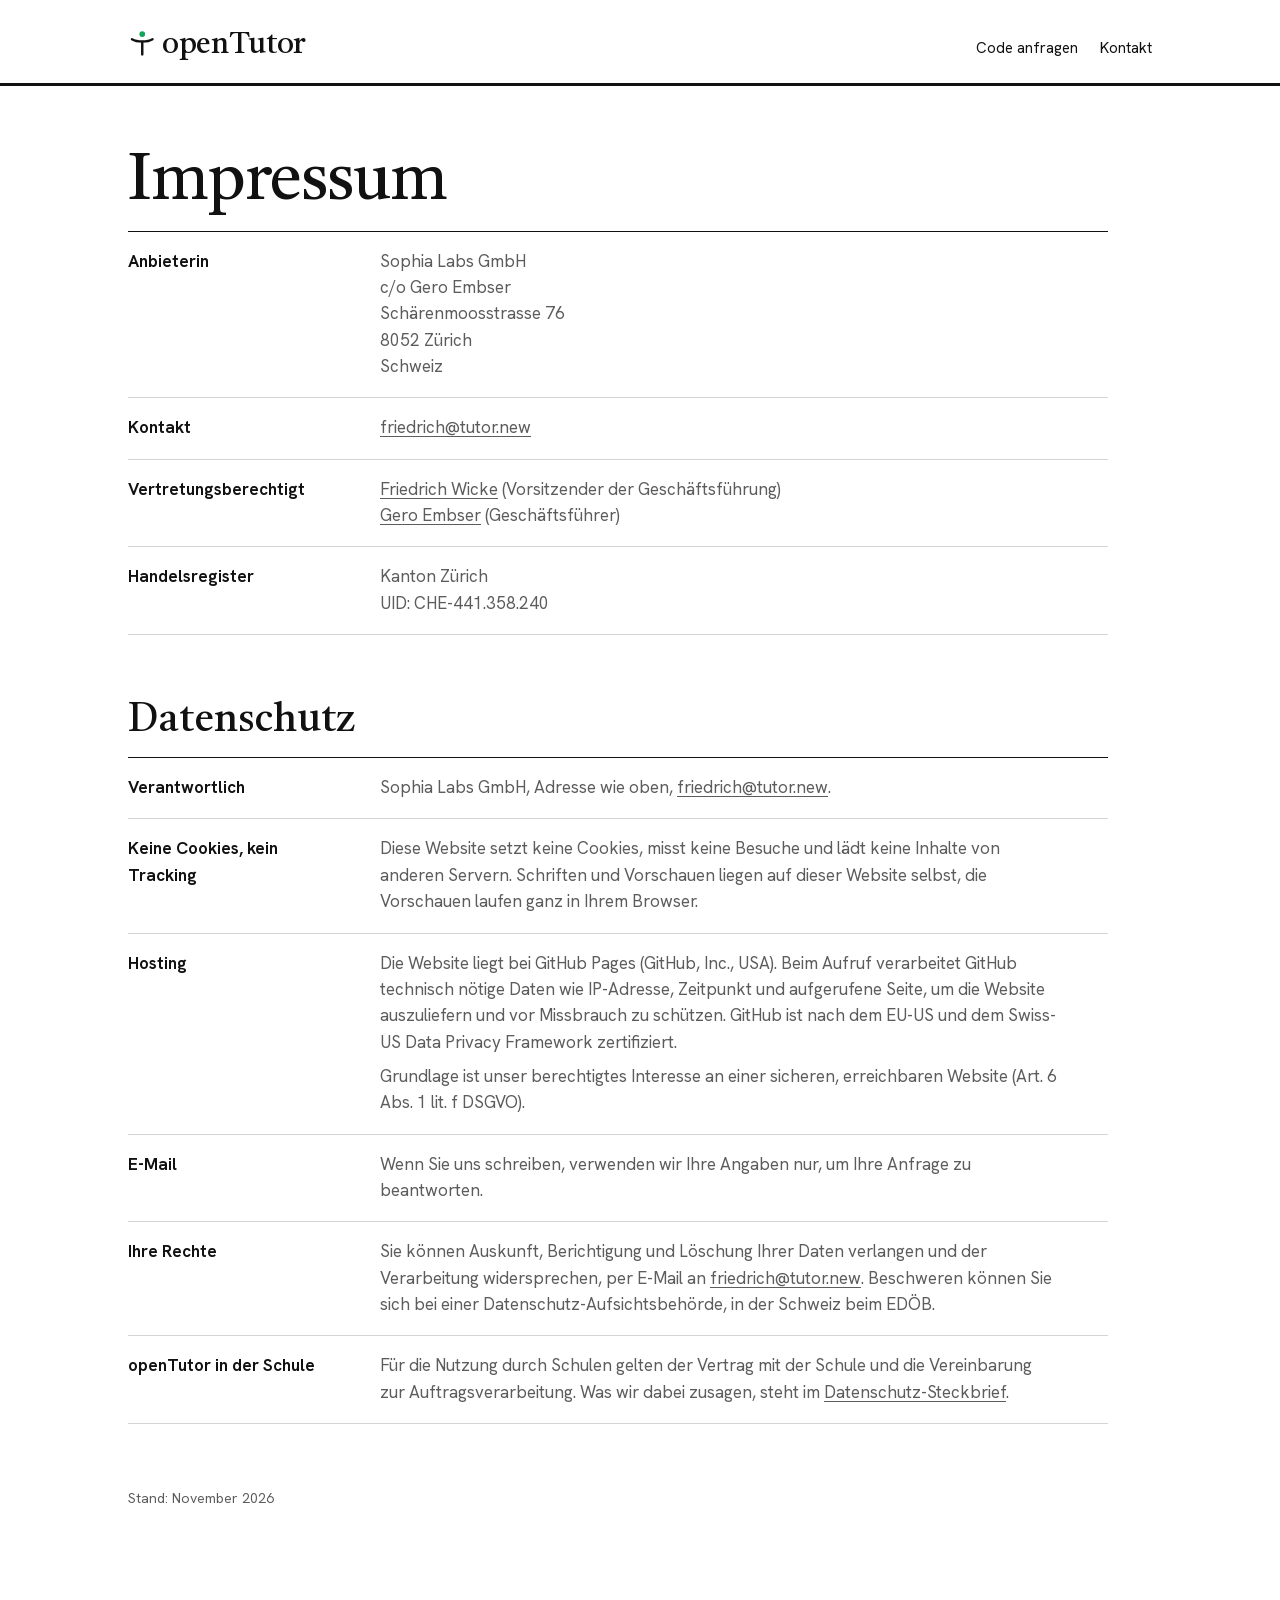
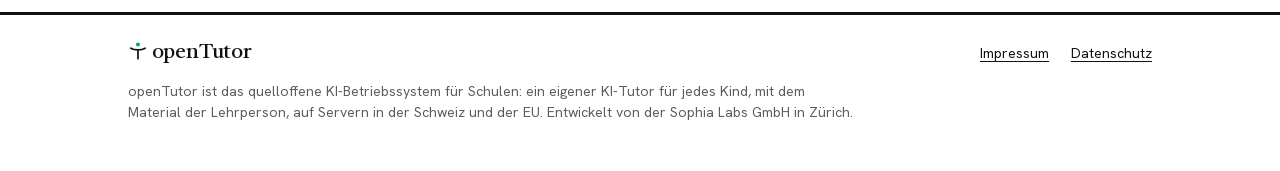
<file: impressum.html>
<!doctype html>
<html lang="de">
<head>
<meta charset="utf-8">
<title>openTutor</title>
<meta name="robots" content="noindex">
<link rel="canonical" href="https://open.tutor.new/impressum/">
<meta http-equiv="refresh" content="0; url=/impressum/">
<script>location.replace("/impressum/" + location.hash);</script>
</head>
<body><p>Diese Seite ist umgezogen: <a href="/impressum/">https://open.tutor.new/impressum/</a></p></body>
</html>
</file>
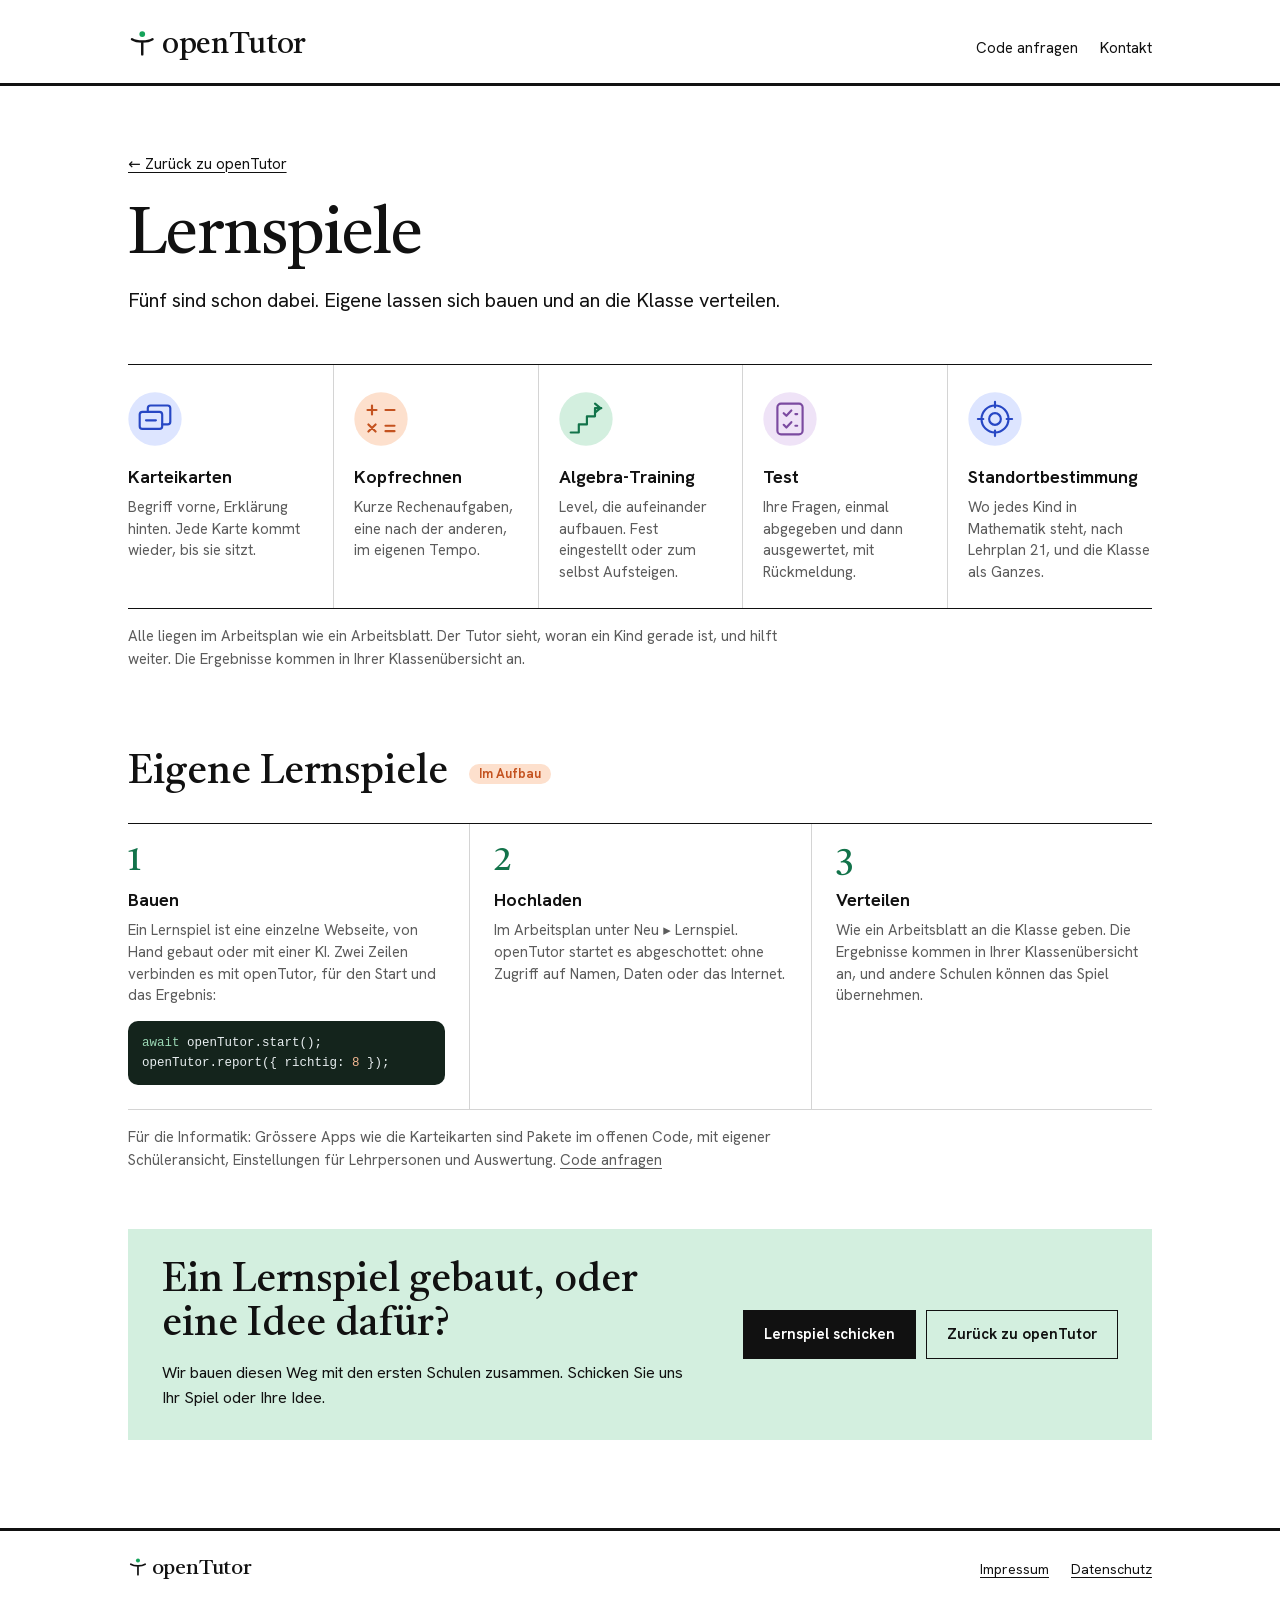
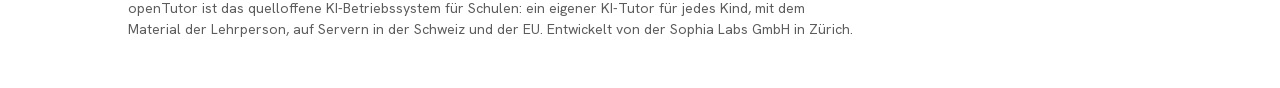
<file: lernspiele.html>
<!doctype html>
<html lang="de">
<head>
<meta charset="utf-8">
<title>openTutor</title>
<meta name="robots" content="noindex">
<link rel="canonical" href="https://open.tutor.new/lernspiele/">
<meta http-equiv="refresh" content="0; url=/lernspiele/">
<script>location.replace("/lernspiele/" + location.hash);</script>
</head>
<body><p>Diese Seite ist umgezogen: <a href="/lernspiele/">https://open.tutor.new/lernspiele/</a></p></body>
</html>
</file>
<file: style.css>
/* openTutor site: black and white, ruled like an annual report. Castoro for headings,
   Hanken Grotesk for text, both self-hosted so the page loads nothing from third parties. */

@font-face {
    font-family: "Castoro";
    font-weight: 400;
    font-display: swap;
    src: url("/fonts/Castoro-400-latin.woff2") format("woff2");
    unicode-range: U+0000-00FF, U+0131, U+0152-0153, U+02BB-02BC, U+02C6, U+02DA, U+02DC, U+2000-206F, U+20AC, U+2122, U+2191, U+2193, U+2212, U+2215, U+FEFF, U+FFFD;
}
@font-face {
    font-family: "Castoro";
    font-weight: 400;
    font-display: swap;
    src: url("/fonts/Castoro-400-latin-ext.woff2") format("woff2");
    unicode-range: U+0100-02AF, U+0304, U+0308, U+0329, U+1E00-1E9F, U+1EF2-1EFF, U+2020, U+20A0-20AB, U+20AD-20C0, U+2113, U+2C60-2C7F, U+A720-A7FF;
}
@font-face {
    font-family: "Hanken Grotesk";
    font-weight: 100 900;
    font-display: swap;
    src: url("/fonts/HankenGrotesk-variable-latin.woff2") format("woff2");
    unicode-range: U+0000-00FF, U+0131, U+0152-0153, U+02BB-02BC, U+02C6, U+02DA, U+02DC, U+2000-206F, U+20AC, U+2122, U+2191, U+2193, U+2212, U+2215, U+FEFF, U+FFFD;
}
@font-face {
    font-family: "Hanken Grotesk";
    font-weight: 100 900;
    font-display: swap;
    src: url("/fonts/HankenGrotesk-variable-latin-ext.woff2") format("woff2");
    unicode-range: U+0100-02AF, U+0304, U+0308, U+0329, U+1E00-1E9F, U+1EF2-1EFF, U+2020, U+20A0-20AB, U+20AD-20C0, U+2113, U+2C60-2C7F, U+A720-A7FF;
}

:root {
    --ink: #111;
    --muted: #5c5c5c;
    --rule: #d4d4d4;
    --serif: "Castoro", "Baskerville", "Times New Roman", serif;
    --sans: "Hanken Grotesk", system-ui, sans-serif;
}

* {
    box-sizing: border-box;
}

body {
    margin: 0;
    background: #fff;
    color: var(--ink);
    font-family: var(--sans);
    font-size: 17px;
    line-height: 1.55;
    -webkit-font-smoothing: antialiased;
}

a {
    color: inherit;
    text-decoration-thickness: 1px;
    text-underline-offset: 0.2em;
}

a:hover {
    text-decoration-thickness: 2px;
}

.wrap {
    max-width: 1080px;
    margin: 0 auto;
    padding: 0 28px;
}

.masthead {
    border-bottom: 3px solid var(--ink);
}

.masthead .wrap {
    display: flex;
    align-items: baseline;
    gap: 2rem;
    padding-top: 22px;
    padding-bottom: 14px;
}

.wordmark {
    font-family: var(--serif);
    font-size: 30px;
    letter-spacing: -0.01em;
    text-decoration: none;
}

/* The T-figure mark sits on the wordmark's baseline and scales with its font size. */
.wordmark {
    white-space: nowrap;
}

.wordmark-mark {
    width: 0.95em;
    height: 0.95em;
    margin-right: 0.18em;
    vertical-align: -0.14em;
}

.masthead nav {
    display: flex;
    gap: 1.4rem;
    margin-left: auto;
    font-size: 15px;
}

.masthead nav a {
    white-space: nowrap;
    text-decoration: none;
}

.masthead nav a:hover {
    text-decoration: underline;
}

.opening {
    padding: 88px 0 80px;
}

.opening h1 {
    margin: 0 0 28px;
    font-family: var(--serif);
    font-weight: 400;
    font-size: clamp(40px, 6vw, 72px);
    line-height: 1.05;
    letter-spacing: -0.015em;
    text-wrap: balance;
}

.opening > .wrap > p {
    max-width: 36em;
    margin: 0 0 64px;
    font-size: 20px;
}

.points {
    display: grid;
    grid-template-columns: repeat(3, 1fr);
    margin: 0;
    padding: 0;
    list-style: none;
    border-top: 1px solid var(--ink);
    border-bottom: 1px solid var(--ink);
}

.points li {
    padding: 22px 24px 26px 0;
}

.points li + li {
    padding-left: 24px;
    border-left: 1px solid var(--rule);
}

/* The only colour on the page: one spot colour per point, a tinted disc under an offset line drawing. */
.points .icon {
    display: block;
    width: 96px;
    height: 96px;
    margin: 8px 0 18px;
}

.points .icon .tint {
    fill: var(--tint);
}

.points .icon .glyph {
    fill: none;
    stroke: var(--tone);
    stroke-width: 1.15;
    stroke-linecap: round;
    stroke-linejoin: round;
}

.icon-open {
    --tone: #2747c4;
    --tint: #dde5ff;
}

.icon-safe {
    --tone: #12734a;
    --tint: #d3efdf;
}

.icon-free {
    --tone: #c4521f;
    --tint: #fde0cd;
}

.points h2 {
    margin: 0 0 8px;
    font-family: var(--serif);
    font-weight: 400;
    font-size: 26px;
    line-height: 1.15;
}

.points p {
    margin: 0;
    font-size: 15px;
    color: var(--muted);
}

@media (max-width: 760px) {
    .opening {
        padding-top: 48px;
    }

    .points {
        grid-template-columns: 1fr;
    }

    .points li + li {
        padding-left: 0;
        border-left: 0;
        border-top: 1px solid var(--rule);
    }
}

/* Phone header: a smaller wordmark so the page heading leads, and nav links padded to a
   44px tap height without making the bar taller. */
@media (max-width: 600px) {
    .masthead .wrap {
        align-items: center;
        gap: 1rem;
        padding-top: 10px;
        padding-bottom: 8px;
    }

    .wordmark {
        font-size: 25px;
    }

    .masthead nav {
        gap: 0;
        margin-right: -10px;
    }

    .masthead nav a {
        padding: 12px 10px;
        line-height: 20px;
    }
}

@media (max-width: 380px) {
    .masthead .wrap {
        gap: 10px;
    }

    .wordmark {
        font-size: 21px;
    }

    .masthead nav {
        font-size: 14px;
    }

    .masthead nav a {
        padding-left: 6px;
        padding-right: 6px;
    }
}

@media (max-width: 340px) {
    .wordmark {
        font-size: 19px;
    }

    .masthead nav {
        font-size: 13px;
    }

    .masthead nav a {
        padding-left: 4px;
        padding-right: 4px;
    }
}

/* Footer: the mark and name on the left, the legal links on the right, the description below. */
.colophon {
    border-top: 3px solid var(--ink);
    font-size: 14px;
    color: var(--muted);
}

.colophon .wrap {
    display: grid;
    grid-template-columns: minmax(0, 1fr) auto;
    gap: 12px 24px;
    align-items: baseline;
    padding-top: 22px;
    padding-bottom: 48px;
}

.colophon-brand {
    font-family: var(--serif);
    font-size: 21px;
    letter-spacing: -0.01em;
    color: var(--ink);
    text-decoration: none;
    white-space: nowrap;
}

.colophon nav {
    display: flex;
    gap: 22px;
}

.colophon nav a {
    color: var(--ink);
}

.colophon p {
    grid-column: 1 / -1;
    max-width: 52em;
    margin: 0;
    line-height: 1.5;
}
</file>
<file: session-preview/tour.css>
/* Additions to the session preview for the pupil tour on os.html. Loaded by the preview itself;
   the page adds two tabs, the worksheet and the work plan, and toggles classes on <html>:
     tour-no-pip, tour-mat       materials or hand-in view (call tile hidden, extra tab shown)
     tour-sheet                  the worksheet tab is open
     tour-planview, tour-p-*     the work plan tab is open, and the hand-in phase
   Sizes are in the preview's own 1080 x 600 layout. */
@font-face {
    font-family: "Castoro";
    font-weight: 400;
    font-display: swap;
    src: url("/fonts/Castoro-400-latin.woff2") format("woff2");
}

@font-face {
    font-family: "Hanken Grotesk";
    font-weight: 100 900;
    font-display: swap;
    src: url("/fonts/HankenGrotesk-variable-latin.woff2") format("woff2");
}

/* A narrower chat and a wider notes side. Phones show one side at a time, so they keep the
   original split. */
@media (min-width: 517px) {
    .fs {
        grid-template-columns: minmax(0, 32fr) 0 minmax(0, 68fr);
    }
}

.fs-pip {
    transition: opacity 0.45s ease, transform 0.45s ease;
}

html.tour-no-pip .fs-pip {
    opacity: 0;
    transform: scale(0.85);
}

/* Outside the call view the notes show complete, wherever the session loop happens to be. */
html.tour-no-pip .fs-notes [data-fs-step] {
    display: block !important;
}

html.tour-no-pip .fs-notes .fs-row[data-fs-step] {
    display: grid !important;
}

/* Tabs: the unused drawing tab is left out; a worksheet tab is added in the materials view and
   takes the active look from "Mitschrift" while it is open. */
.fs-tabs span:nth-child(2):not([data-tour-tab]) {
    display: none;
}

.fs-tabs [data-tour-tab] {
    display: none;
}

html.tour-mat .fs-tabs [data-tour-tab="sheet"] {
    display: inline-flex;
}

html.tour-sheet .fs-tabs span.is-active {
    color: var(--s-muted);
    background: transparent;
}

html.tour-sheet .fs-tabs [data-tour-tab="sheet"] {
    color: var(--s-ink);
    background: #fff;
}

/* Materials scroll slowly once they are open, to show more of each. While the worksheet is open
   the notes keep their scrolled position underneath, so they do not jump during the fade. */
.fs-sheet {
    --notes-y: -190px;
    transition: opacity 0.4s ease;
}

html.tour-sheet .fs-sheet,
html.tour-planview .fs-sheet {
    opacity: 0;
}

.tour-ws-in {
    --ws-y: -270px;
}

@media (prefers-reduced-motion: no-preference) {
    html.tour-mat:not(.tour-sheet):not(.tour-planview) .fs-sheet {
        animation: tour-notes-scroll 2.8s ease-in-out 1s both;
    }

    html.tour-sheet .fs-sheet {
        transform: translateY(var(--notes-y));
    }

    @keyframes tour-notes-scroll {
        from { transform: none; }
        to { transform: translateY(var(--notes-y)); }
    }

    html.tour-sheet .tour-ws-in {
        animation: tour-ws-scroll 3s ease-in-out 3.1s both;
    }

    @keyframes tour-ws-scroll {
        from { transform: none; }
        to { transform: translateY(var(--ws-y)); }
    }
}

/* ---------- Worksheet ---------- */

.tour-ws {
    position: absolute;
    inset: 0;
    z-index: 2;
    overflow: hidden;
    color: #111;
    font-family: "Hanken Grotesk", system-ui, sans-serif;
    font-size: 14px;
    line-height: 1.4;
    background: #fff;
    opacity: 0;
    transform: translateY(10px);
    transition: opacity 0.4s ease, transform 0.4s ease;
    pointer-events: none;
}

html.tour-sheet .tour-ws {
    opacity: 1;
    transform: none;
}

.tour-ws-in {
    padding: 22px 34px 40px;
}

.tour-ws p {
    margin: 0;
}

.ws-title {
    margin: 0 0 0.25em !important;
    padding-bottom: 0.2em;
    font-family: "Castoro", Georgia, serif;
    font-size: 2.1em;
    line-height: 1.1;
    letter-spacing: -0.01em;
    white-space: nowrap;
    border-bottom: 1px solid #b5b5b5;
}

.ws-sub {
    margin: 0 0 1em !important;
    font-size: 0.95em;
    font-style: italic;
    color: #666;
}

.ws-math {
    font-family: "Times New Roman", Times, serif;
    font-size: 1.1em;
    font-style: italic;
    white-space: nowrap;
}

.ws-task {
    display: grid;
    grid-template-columns: 3.2em minmax(0, 1fr) auto;
    gap: 0 0.5em;
    align-items: start;
}

.ws-no {
    position: relative;
    z-index: 0;
    padding-left: 0.3em;
    font-family: "Castoro", Georgia, serif;
    font-size: 1.9em;
    line-height: 1;
}

/* The sheets mark each task number with a brush stroke and a pale blot in one colour. */
.ws-no::before {
    content: "";
    position: absolute;
    top: 0.05em;
    left: 0;
    width: 0.14em;
    height: 0.9em;
    background: var(--c);
    border-radius: 0.1em;
    transform: rotate(4deg);
}

.ws-no::after {
    content: "";
    position: absolute;
    z-index: -1;
    top: 0.36em;
    right: -0.12em;
    bottom: -0.06em;
    left: 0.22em;
    background: var(--c);
    border-radius: 45% 55% 50% 50% / 60% 50% 50% 40%;
    opacity: 0.2;
}

.ws-task b {
    display: block;
    font-weight: 650;
}

.ws-task p {
    margin: 0.1em 0 0 !important;
}

.ws-pts {
    padding-top: 0.25em;
    font-size: 0.82em;
    font-weight: 600;
    color: #555;
    white-space: nowrap;
}

.ws-table {
    margin: 0.7em 0 0 3.7em;
    border-collapse: collapse;
}

.ws-table td {
    width: 2.45em;
    height: 1.9em;
    text-align: center;
    border: 1px solid #333;
}

.ws-table tr:first-child td {
    font-weight: 600;
    background: #f6e6b0;
}

.ws-table tr + tr td + td {
    background: #eef1fb;
}

.ws-rule {
    margin: 0.9em 0;
    border: 0;
    border-top: 1px solid #333;
}

.ws-line {
    margin: 0.5em 0 0 !important;
    white-space: nowrap;
}

.ws-blank {
    display: inline-block;
    min-width: 2.4em;
    text-align: center;
    border-bottom: 1px solid #555;
}

.ws-blank-long {
    min-width: 9em;
}

.ws-hand {
    font-family: "Times New Roman", Times, serif;
    font-size: 1.1em;
    font-style: italic;
    color: #2747c4;
}

.ws-box {
    display: inline-block;
    width: 0.72em;
    height: 0.72em;
    margin: 0 0.2em 0 0.45em;
    vertical-align: -0.05em;
    border: 1px solid #333;
}

.ws-graph {
    display: block;
    width: 250px;
    height: auto;
    margin: 0.6em auto 0.4em;
}

/* The pupil's answers appear one after another when the worksheet opens. */
@media (prefers-reduced-motion: no-preference) {
    .tour-ws .ws-hand {
        opacity: 0;
    }

    html.tour-sheet .tour-ws .ws-hand {
        animation: ws-write 0.4s ease both;
        animation-delay: var(--d, 0.6s);
    }

    @keyframes ws-write {
        from { opacity: 0; transform: translateY(0.25em); }
        to { opacity: 1; transform: none; }
    }
}

/* ---------- Hand-in screen ---------- */
/* Opens over the notes side (it covers the tab bar). Phases, set on <html> by the page:
   tour-p-sheet (worksheet shown), -shrink (it shrinks into a file), -upload, -uploaded, -press,
   -sent (being checked), -done (the marked result). */

html.tour-sheet.tour-p-shrink .tour-ws {
    opacity: 0;
    transform: scale(0.06);
    transform-origin: 8% 18%;
    transition: transform 0.75s cubic-bezier(0.5, 0, 0.2, 1), opacity 0.3s ease 0.5s;
}

.tour-plan {
    --ab-good: #15803d;
    --ab-good-bg: #dcfce7;
    --ab-next: #b45309;
    --ab-next-bg: #fef3c7;
    --ab-bad: #b91c1c;
    --ab-bad-bg: #fee2e2;
    position: absolute;
    inset: 0;
    z-index: 6;
    display: flex;
    flex-direction: column;
    color: var(--s-ink);
    font-family: var(--s-text);
    font-size: 15px;
    line-height: 1.35;
    background: var(--s-paper);
    opacity: 0;
    transition: opacity 0.35s ease;
    pointer-events: none;
}

html.tour-p-shrink .tour-plan {
    opacity: 1;
    transition-delay: 0.45s;
}

html.tour-p-upload .tour-plan,
html.tour-p-uploaded .tour-plan,
html.tour-p-press .tour-plan,
html.tour-p-sent .tour-plan,
html.tour-p-done .tour-plan {
    opacity: 1;
}

.tour-plan p,
.tour-plan ul {
    margin: 0;
    padding: 0;
    list-style: none;
}

.hi-bar {
    display: flex;
    flex: none;
    gap: 12px;
    align-items: center;
    height: 56px;
    padding: 0 20px;
    background: #fff;
    border-bottom: 1px solid var(--s-line-cool);
}

.hi-bar svg {
    width: 18px;
    height: 18px;
    fill: none;
    stroke: var(--s-muted);
    stroke-width: 2.4;
    stroke-linecap: round;
    stroke-linejoin: round;
}

.hi-bar b {
    font-family: var(--s-display);
    font-size: 18px;
    font-weight: 700;
}

.hi-bar span {
    color: var(--s-muted);
    font-size: 14px;
    font-weight: 600;
}

.hi-body {
    position: relative;
    flex: 1;
    min-height: 0;
    padding: 26px 30px;
}

/* The form: the file, a note, the button. */
.hi-form {
    display: grid;
    gap: 12px;
    max-width: 560px;
}

.hi-label {
    color: var(--s-muted);
    font-size: 13.5px;
    font-weight: 700;
}

.hi-file {
    display: grid;
    grid-template-columns: 40px minmax(0, 1fr);
    gap: 4px 14px;
    align-items: center;
    padding: 14px 16px;
    background: #fff;
    border: 1px solid var(--s-line-cool);
    border-radius: 14px;
    box-shadow: var(--s-shadow-sm);
}

.hi-pdf {
    grid-row: span 2;
    display: grid;
    place-items: center;
    width: 40px;
    height: 48px;
    color: #fff;
    font-family: var(--s-display);
    font-size: 12px;
    font-weight: 700;
    background: #d0473a;
    border-radius: 6px;
}

.hi-name b {
    display: block;
    font-weight: 700;
}

.hi-status {
    color: var(--s-muted);
    font-size: 13px;
    font-weight: 600;
}

.hi-status .ok {
    display: none;
    color: var(--ab-good);
}

html.tour-p-uploaded .hi-status .up,
html.tour-p-press .hi-status .up,
html.tour-p-sent .hi-status .up {
    display: none;
}

html.tour-p-uploaded .hi-status .ok,
html.tour-p-press .hi-status .ok,
html.tour-p-sent .hi-status .ok {
    display: inline;
}

.hi-track {
    display: block;
    height: 6px;
    background: var(--s-line-cool);
    border-radius: 3px;
}

.hi-track i {
    display: block;
    width: 0;
    height: 100%;
    background: var(--s-success);
    border-radius: 3px;
}

html.tour-p-upload .hi-track i {
    width: 100%;
    transition: width 1.7s cubic-bezier(0.3, 0, 0.6, 1);
}

html.tour-p-uploaded .hi-track i,
html.tour-p-press .hi-track i,
html.tour-p-sent .hi-track i {
    width: 100%;
}

.hi-note {
    padding: 11px 14px;
    color: #9aa5b1;
    font-size: 14px;
    background: #fff;
    border: 1px solid var(--s-line-cool);
    border-radius: 12px;
}

.hi-actions {
    display: flex;
    align-items: center;
    justify-content: flex-end;
    min-height: 46px;
}

.hi-btn {
    padding: 11px 26px;
    font-family: var(--s-display);
    font-size: 17px;
    font-weight: 700;
    color: #fff;
    background: var(--s-ink);
    border-radius: 12px;
    opacity: 0.35;
    transition: opacity 0.3s, transform 0.15s;
}

html.tour-p-uploaded .hi-btn,
html.tour-p-press .hi-btn {
    opacity: 1;
}

html.tour-p-press .hi-btn {
    transform: scale(0.93);
}

.hi-wait {
    display: none;
    gap: 4px;
    align-items: center;
    color: var(--s-muted);
    font-weight: 700;
}

.hi-wait i {
    width: 4px;
    height: 4px;
    background: currentColor;
    border-radius: 50%;
}

html.tour-p-sent .hi-btn { display: none; }
html.tour-p-sent .hi-wait { display: inline-flex; }

/* The result replaces the form once the check is done. */
.hi-result {
    display: none;
    grid-template-columns: 424px minmax(0, 1fr);
    gap: 26px;
    align-items: start;
}

html.tour-p-done .hi-form { display: none; }
html.tour-p-done .hi-result { display: grid; }

.ab-side { display: grid; gap: 14px; justify-items: start; padding-top: 6px; }
.ab-meta { color: var(--s-muted); font-size: 13.5px; font-weight: 600; }

.ab-pill {
    display: inline-flex;
    gap: 6px;
    align-items: center;
    padding: 5px 12px 5px 9px;
    font-size: 14px;
    font-weight: 800;
    white-space: nowrap;
    color: var(--ab-good);
    background: var(--ab-good-bg);
    border-radius: 999px;
}

.ab-pill svg,
.ab-fb svg {
    width: 14px;
    height: 14px;
    fill: none;
    stroke: currentColor;
    stroke-width: 3;
    stroke-linecap: round;
    stroke-linejoin: round;
}

.ab-score { font-family: var(--s-display); font-size: 44px; font-weight: 700; line-height: 1; white-space: nowrap; }
.ab-score small { margin-left: 0.25em; font-size: 0.5em; font-weight: 600; color: var(--s-muted); }

.ab-fb { display: grid; gap: 10px; margin-top: 2px; }
.ab-fb li { display: grid; grid-template-columns: 24px minmax(0, 1fr); gap: 10px; align-items: start; font-weight: 600; }
.ab-fb i { display: grid; place-items: center; width: 24px; height: 24px; margin-top: -2px; font-style: normal; font-weight: 800; font-size: 14px; border-radius: 50%; }
.ab-fb .good i { color: var(--ab-good); background: var(--ab-good-bg); }
.ab-fb .bad i { color: var(--ab-bad); background: var(--ab-bad-bg); }

/* The handed-in task, set like the teacher's sheet, with the marks of the check. */
.ab-sheet {
    position: relative;
    padding: 16px 18px;
    color: #111;
    font-family: "Hanken Grotesk", system-ui, sans-serif;
    font-size: 12px;
    line-height: 1.4;
    background: #fff;
    border: 1px solid #dfe3e7;
    border-radius: 4px;
    box-shadow: 0 1px 0 rgba(14, 51, 34, .05), 0 8px 22px rgba(14, 51, 34, .1);
}

.ab-sheet-title { padding-bottom: 0.25em; margin-bottom: 0.8em !important; font-family: "Castoro", Georgia, serif; font-size: 1.35em; line-height: 1.1; white-space: nowrap; border-bottom: 1px solid #b5b5b5; }
.ab-sheet-task { display: grid; grid-template-columns: 3em minmax(0, 1fr) auto; gap: 0 0.4em; align-items: start; margin-bottom: 0.4em; }
.ab-sheet-no { position: relative; z-index: 0; padding-left: 0.3em; font-family: "Castoro", Georgia, serif; font-size: 1.9em; line-height: 1; }
.ab-sheet-no::before { content: ""; position: absolute; top: 0.05em; left: 0; width: 0.14em; height: 0.9em; background: #d0473a; border-radius: 0.1em; transform: rotate(4deg); }
.ab-sheet-no::after { content: ""; position: absolute; z-index: -1; top: 0.36em; right: -0.12em; bottom: -0.06em; left: 0.22em; background: #d0473a; border-radius: 45% 55% 50% 50% / 60% 50% 50% 40%; opacity: 0.2; }
.ab-sheet-task b { display: block; font-weight: 650; }
.ab-sheet-pts { padding-top: 0.25em; font-size: 0.86em; font-weight: 600; color: #555; white-space: nowrap; }
.ab-sheet-line { display: flex; align-items: center; height: 2.5em; white-space: nowrap; }
.ab-sheet-line > b { flex: none; width: 1.7em; }
.ab-sheet-line .m { font-family: "Times New Roman", Times, serif; font-size: 1.12em; font-style: italic; }
.ab-sheet-line .s { margin-left: auto; padding-left: 0.7em; }
.ab-blank { display: inline-block; min-width: 2em; text-align: center; border-bottom: 1px solid #555; }
.ab-hand { font-family: "Times New Roman", Times, serif; font-size: 1.15em; font-style: italic; color: #2747c4; }
.ab-tick { position: relative; display: inline-block; width: 0.8em; height: 0.8em; margin: 0 0.25em 0 0.5em; vertical-align: -0.08em; border: 1px solid #333; }
.ab-tick.is-x::after { content: ""; position: absolute; inset: -0.22em; background: linear-gradient(45deg, transparent 44%, #2747c4 44% 56%, transparent 56%), linear-gradient(-45deg, transparent 44%, #2747c4 44% 56%, transparent 56%); }
.ab-choice { position: relative; display: inline-block; margin-left: 0.3em; padding: 0.15em 0.3em 0.15em 0; }
.ab-mark { display: grid; place-items: center; flex: none; width: 1.6em; height: 1.6em; margin-left: 0.8em; font-style: normal; border-radius: 50%; }
.ab-mark svg { width: 1em; height: 1em; fill: none; stroke: currentColor; stroke-width: 3.2; stroke-linecap: round; stroke-linejoin: round; }
.ab-mark.good { color: var(--ab-good); background: var(--ab-good-bg); }
.ab-mark.bad { color: var(--ab-bad); background: var(--ab-bad-bg); font-weight: 800; font-family: var(--s-text); }
.ab-given { font-family: var(--s-text); font-weight: 800; color: var(--ab-good); }
.hi-result .ab-pts-open { display: none; }
.ab-wrong { position: relative; display: inline-block; }
.ab-wrong::after { content: ""; position: absolute; top: 50%; left: -0.2em; right: -0.2em; height: 2px; background: var(--ab-bad); transform: rotate(-14deg); }
.ab-blank:has(.ab-fix) { position: relative; }
.ab-fix { position: absolute; left: 50%; bottom: 72%; white-space: nowrap; transform: translateX(-30%) rotate(-6deg); font-family: "Times New Roman", Times, serif; font-size: 1.05em; font-style: italic; font-weight: 700; color: var(--ab-bad); }

@media (prefers-reduced-motion: no-preference) {
    html.tour-p-upload .hi-pdf {
        animation: hi-drop 0.5s cubic-bezier(0.3, 1.4, 0.5, 1) both;
    }

    @keyframes hi-drop {
        from { transform: scale(1.8) translateY(-14px); }
        to { transform: none; }
    }

    .hi-wait i { animation: hi-dot 0.9s ease-in-out infinite; }
    .hi-wait i:nth-child(2) { animation-delay: 0.15s; }
    .hi-wait i:nth-child(3) { animation-delay: 0.3s; }

    @keyframes hi-dot {
        0%, 100% { opacity: 0.25; }
        50% { opacity: 1; }
    }

    html.tour-p-done .hi-result > * {
        animation: hi-in 0.45s ease both;
    }

    html.tour-p-done .hi-result > :nth-child(2) { animation-delay: 0.2s; }

    @keyframes hi-in {
        from { opacity: 0; transform: translateY(6px); }
        to { opacity: 1; transform: none; }
    }
}

/* Phones: one column, the sheet larger, the result below it. */
@media (max-width: 516px) {
    .hi-body { padding: 22px 22px; }
    .hi-result { grid-template-columns: minmax(0, 1fr); gap: 18px; }
    .ab-sheet { font-size: 13.5px; }
    .ab-side { grid-template-columns: auto minmax(0, 1fr); gap: 10px 22px; align-items: center; padding-top: 0; }
    .ab-side .ab-pill,
    .ab-side .ab-meta { grid-column: 1 / -1; }
    .ab-score { font-size: 42px; }
}

/* Phones: the preview is shown far larger there, so the materials scroll less. */
@media (max-width: 516px) {
    .fs-sheet {
        --notes-y: -80px;
    }

    .tour-ws-in {
        --ws-y: -150px;
    }
}
</file>
